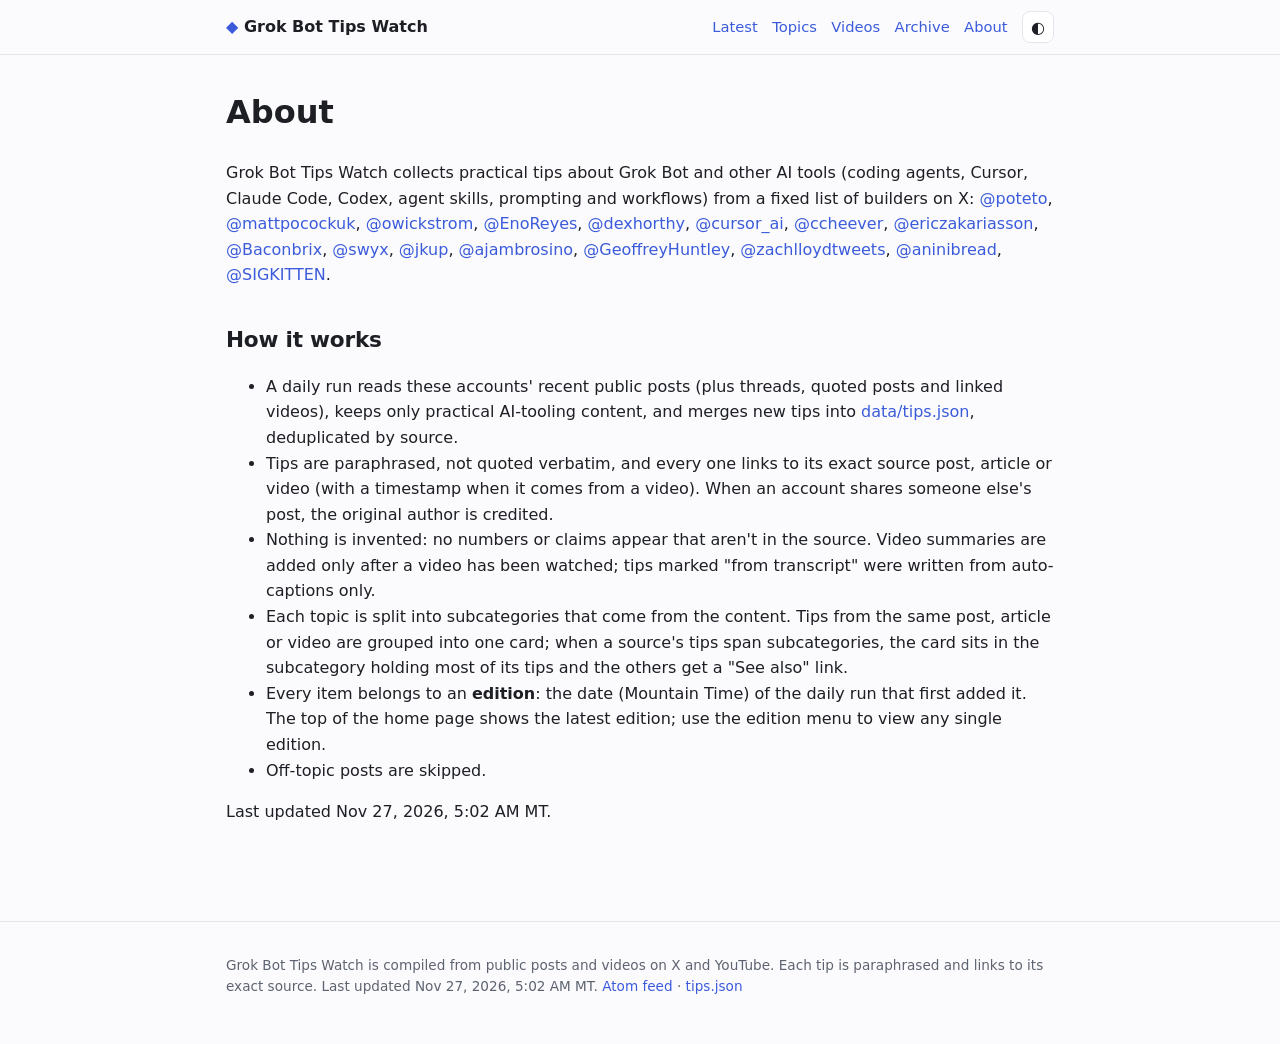
<file: about/index.html>
<!DOCTYPE html>
<html lang="en">
<head>
<meta charset="utf-8">
<meta name="viewport" content="width=device-width, initial-scale=1">
<title>About · Grok Bot Tips Watch</title>
<meta name="description" content="What Grok Bot Tips Watch is and how it&#x27;s made.">
<link rel="canonical" href="https://cfmayer.github.io/ai-tips-watch/about/">
<meta name="color-scheme" content="light dark">
<script>(function(){var d=document.documentElement,t=null;try{t=localStorage.getItem('theme')}catch(e){}if(t!=='light'&&t!=='dark'){t=window.matchMedia&&matchMedia('(prefers-color-scheme: dark)').matches?'dark':'light'}d.setAttribute('data-theme',t)})();</script>
<link rel="icon" href="../favicon.svg" type="image/svg+xml">
<link rel="alternate" type="application/atom+xml" title="Grok Bot Tips Watch (Atom feed)" href="https://cfmayer.github.io/ai-tips-watch/feed.xml">
<link rel="stylesheet" href="../assets/site.css?v=0d86d147">
<meta property="og:site_name" content="Grok Bot Tips Watch">
<meta property="og:title" content="About · Grok Bot Tips Watch">
<meta property="og:description" content="What Grok Bot Tips Watch is and how it&#x27;s made.">
<meta property="og:type" content="website">
<meta property="og:url" content="https://cfmayer.github.io/ai-tips-watch/about/">
</head>
<body>
<a class="skip" href="#main">Skip to content</a>
<header class="top">
  <div class="wrap top-in">
    <a class="brand" href="../"><span class="logo" aria-hidden="true">◆</span> Grok Bot Tips Watch</a>
    <nav>
      <a href="../#latest">Latest</a>
      <a href="../#topics">Topics</a>
      <a href="../?type=video#topics">Videos</a>
      <a href="../archive/">Archive</a>
      <a href="../about/">About</a>
      <button class="theme" type="button" aria-label="Toggle dark mode" onclick="(function(d){var t=d.getAttribute('data-theme')==='dark'?'light':'dark';d.setAttribute('data-theme',t);try{localStorage.setItem('theme',t)}catch(e){}})(document.documentElement)">◐</button>
    </nav>
  </div>
</header>

<main id="main" class="wrap prose">
<h1>About</h1>
<p>Grok Bot Tips Watch collects practical tips about Grok Bot and other AI tools (coding agents, Cursor, Claude Code, Codex, agent skills, prompting and workflows) from a fixed list of builders on X: <a href="https://x.com/poteto" target="_blank" rel="noopener">@poteto</a>, <a href="https://x.com/mattpocockuk" target="_blank" rel="noopener">@mattpocockuk</a>, <a href="https://x.com/owickstrom" target="_blank" rel="noopener">@owickstrom</a>, <a href="https://x.com/EnoReyes" target="_blank" rel="noopener">@EnoReyes</a>, <a href="https://x.com/dexhorthy" target="_blank" rel="noopener">@dexhorthy</a>, <a href="https://x.com/cursor_ai" target="_blank" rel="noopener">@cursor_ai</a>, <a href="https://x.com/ccheever" target="_blank" rel="noopener">@ccheever</a>, <a href="https://x.com/ericzakariasson" target="_blank" rel="noopener">@ericzakariasson</a>, <a href="https://x.com/Baconbrix" target="_blank" rel="noopener">@Baconbrix</a>, <a href="https://x.com/swyx" target="_blank" rel="noopener">@swyx</a>, <a href="https://x.com/jkup" target="_blank" rel="noopener">@jkup</a>, <a href="https://x.com/ajambrosino" target="_blank" rel="noopener">@ajambrosino</a>, <a href="https://x.com/GeoffreyHuntley" target="_blank" rel="noopener">@GeoffreyHuntley</a>, <a href="https://x.com/zachlloydtweets" target="_blank" rel="noopener">@zachlloydtweets</a>, <a href="https://x.com/aninibread" target="_blank" rel="noopener">@aninibread</a>, <a href="https://x.com/SIGKITTEN" target="_blank" rel="noopener">@SIGKITTEN</a>.</p>
<h2>How it works</h2>
<ul>
<li>A daily run reads these accounts' recent public posts (plus threads, quoted posts and linked videos), keeps only practical AI-tooling content, and merges new tips into <a href="../data/tips.json">data/tips.json</a>, deduplicated by source.</li>
<li>Tips are paraphrased, not quoted verbatim, and every one links to its exact source post, article or video (with a timestamp when it comes from a video). When an account shares someone else's post, the original author is credited.</li>
<li>Nothing is invented: no numbers or claims appear that aren't in the source. Video summaries are added only after a video has been watched; tips marked "from transcript" were written from auto-captions only.</li>
<li>Each topic is split into subcategories that come from the content. Tips from the same post, article or video are grouped into one card; when a source's tips span subcategories, the card sits in the subcategory holding most of its tips and the others get a "See also" link.</li>
<li>Every item belongs to an <strong>edition</strong>: the date (Mountain Time) of the daily run that first added it. The top of the home page shows the latest edition; use the edition menu to view any single edition.</li>
<li>Off-topic posts are skipped.</li>
</ul>
<p>Last updated Nov 27, 2026, 5:02 AM MT.</p>
</main>
<footer class="foot"><div class="wrap">
<p>Grok Bot Tips Watch is compiled from public posts and videos on X and YouTube. Each tip is paraphrased and links to its exact source. Last updated Nov 27, 2026, 5:02 AM MT. <a href="https://cfmayer.github.io/ai-tips-watch/feed.xml">Atom feed</a> · <a href="../data/tips.json">tips.json</a></p>
</div></footer>
</body></html>
</file>
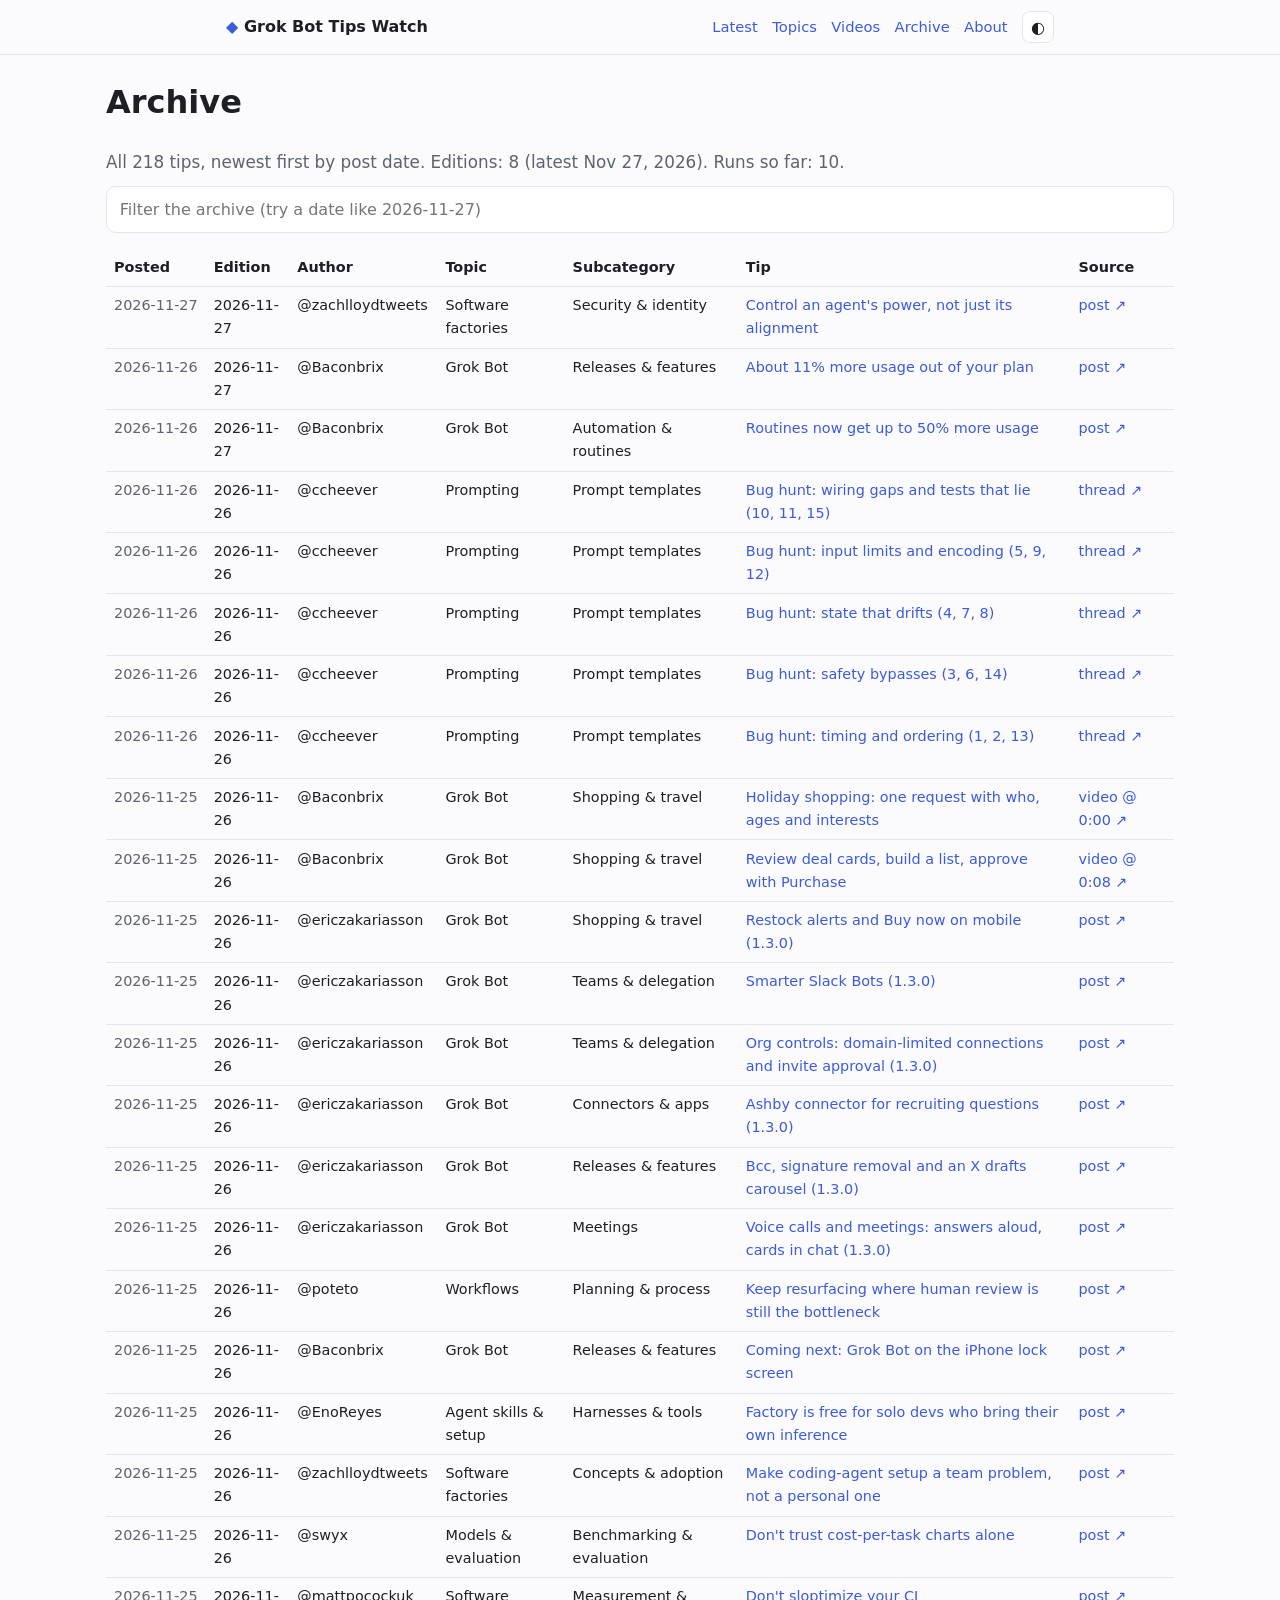
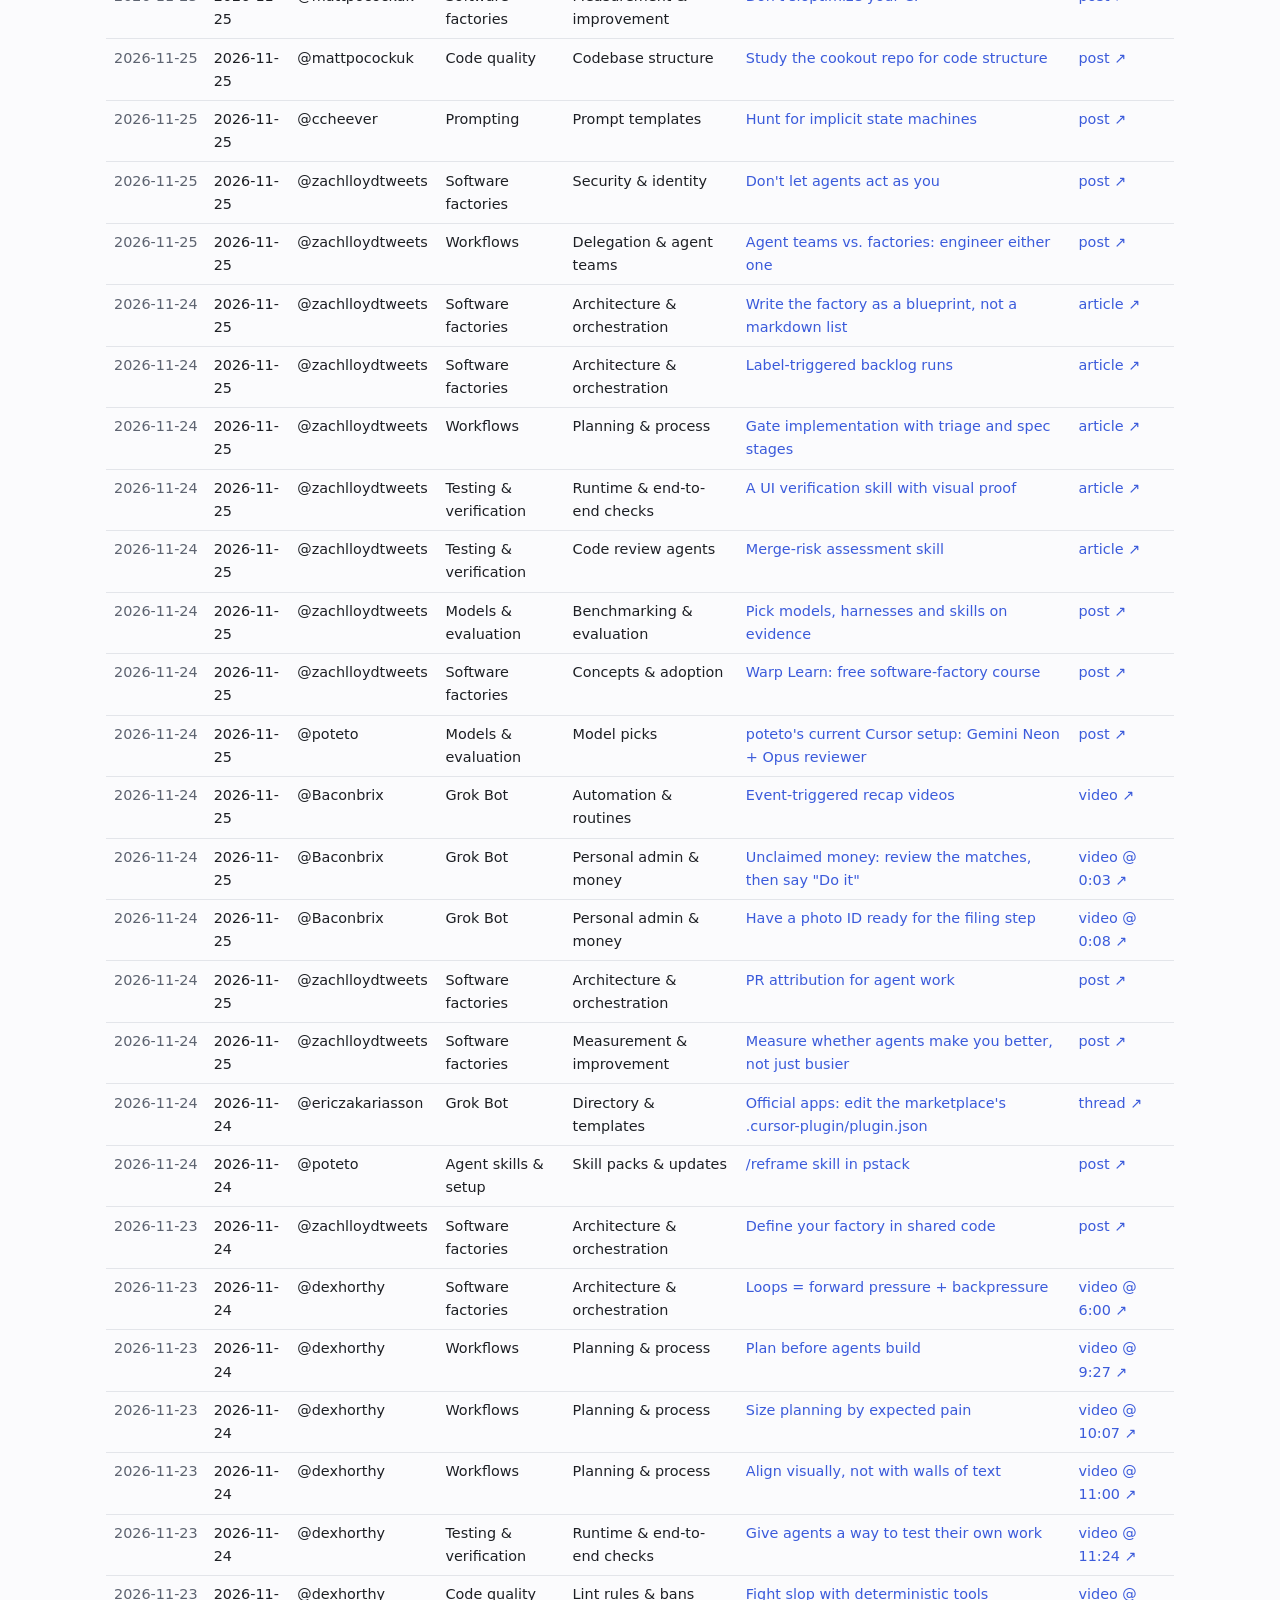
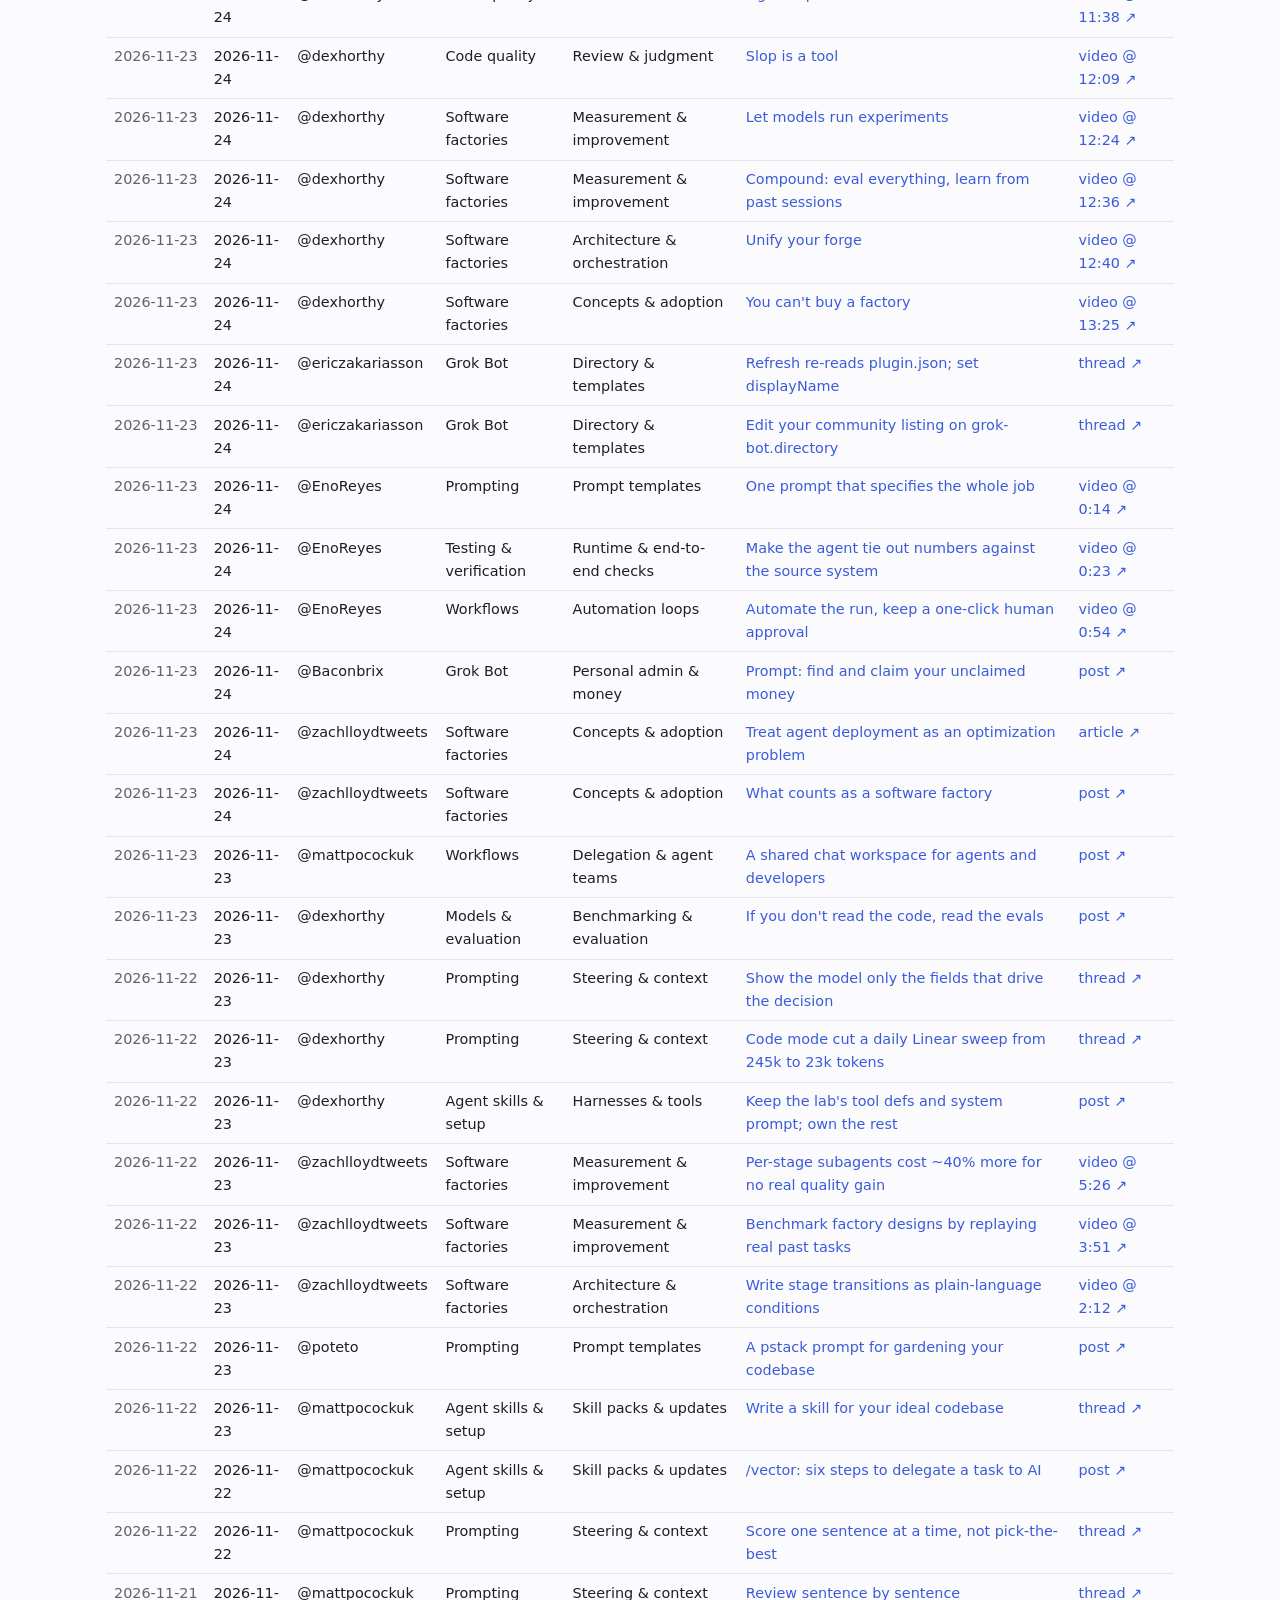
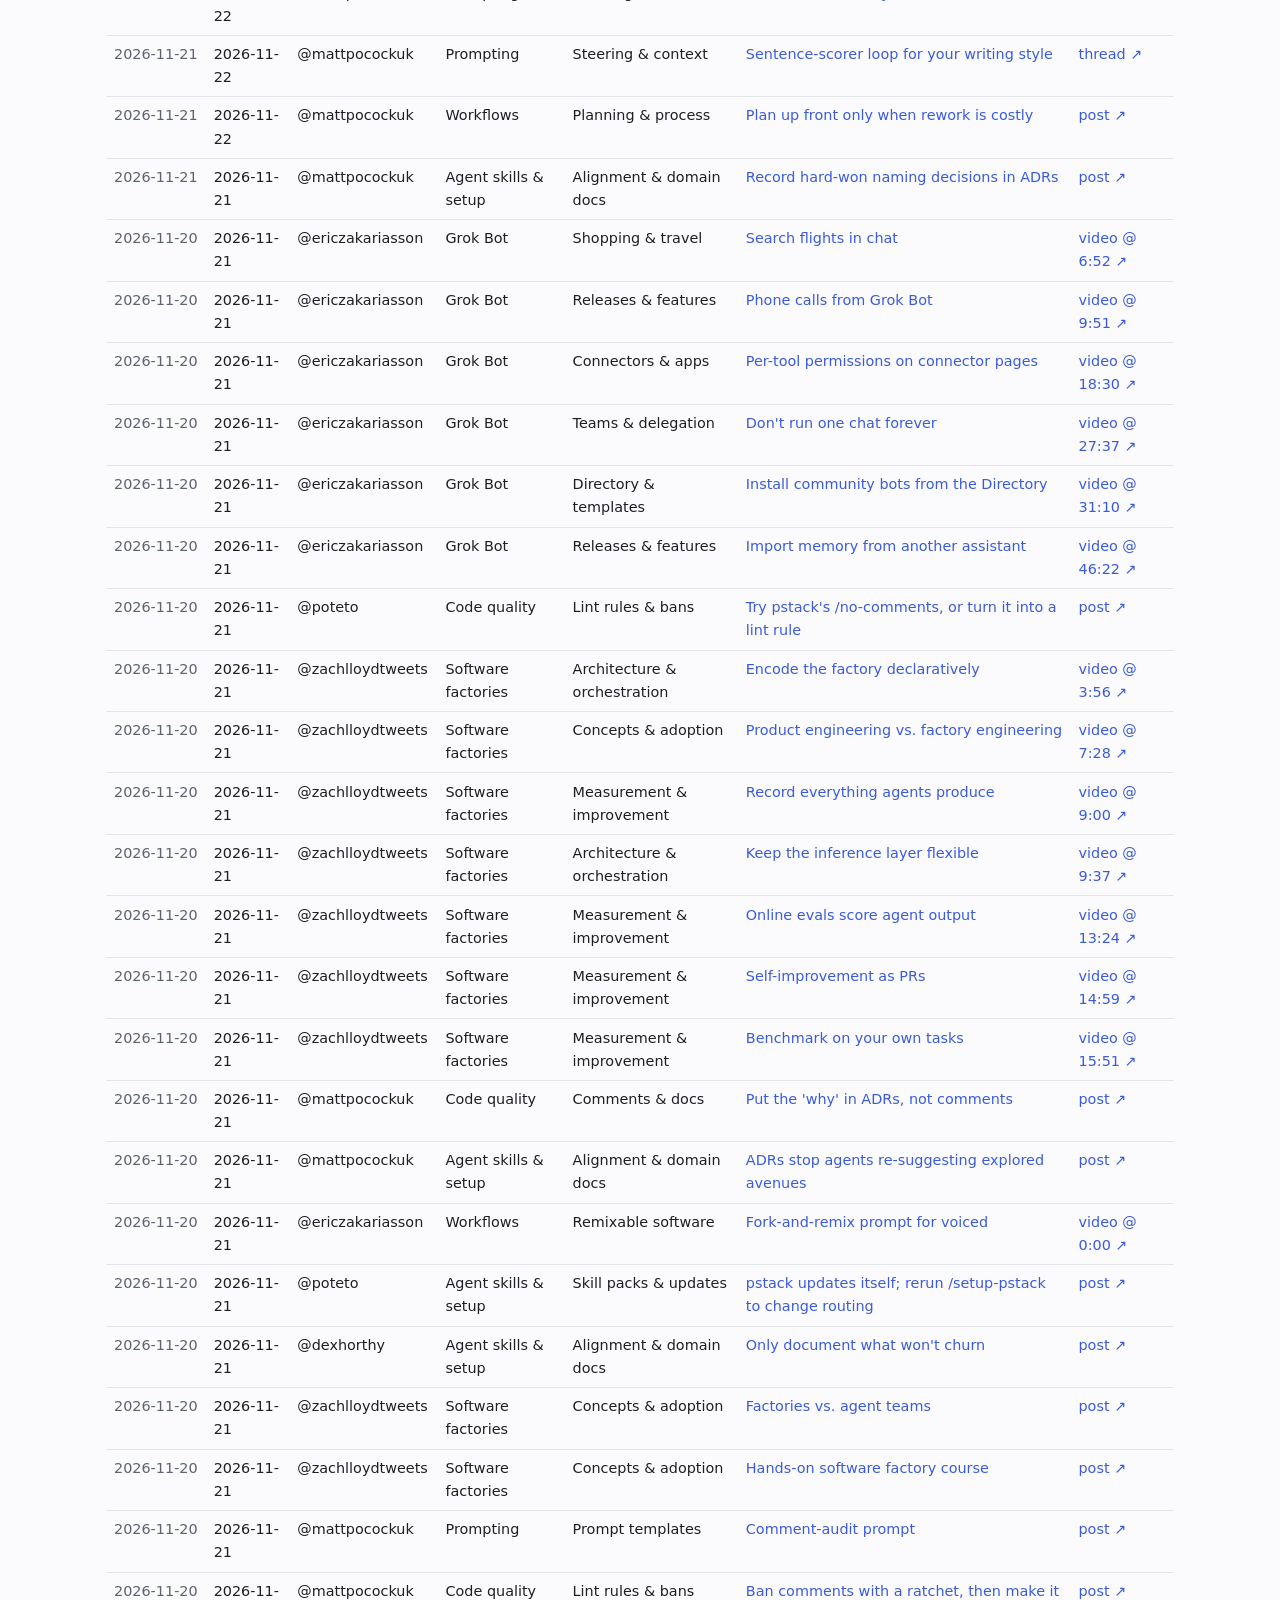
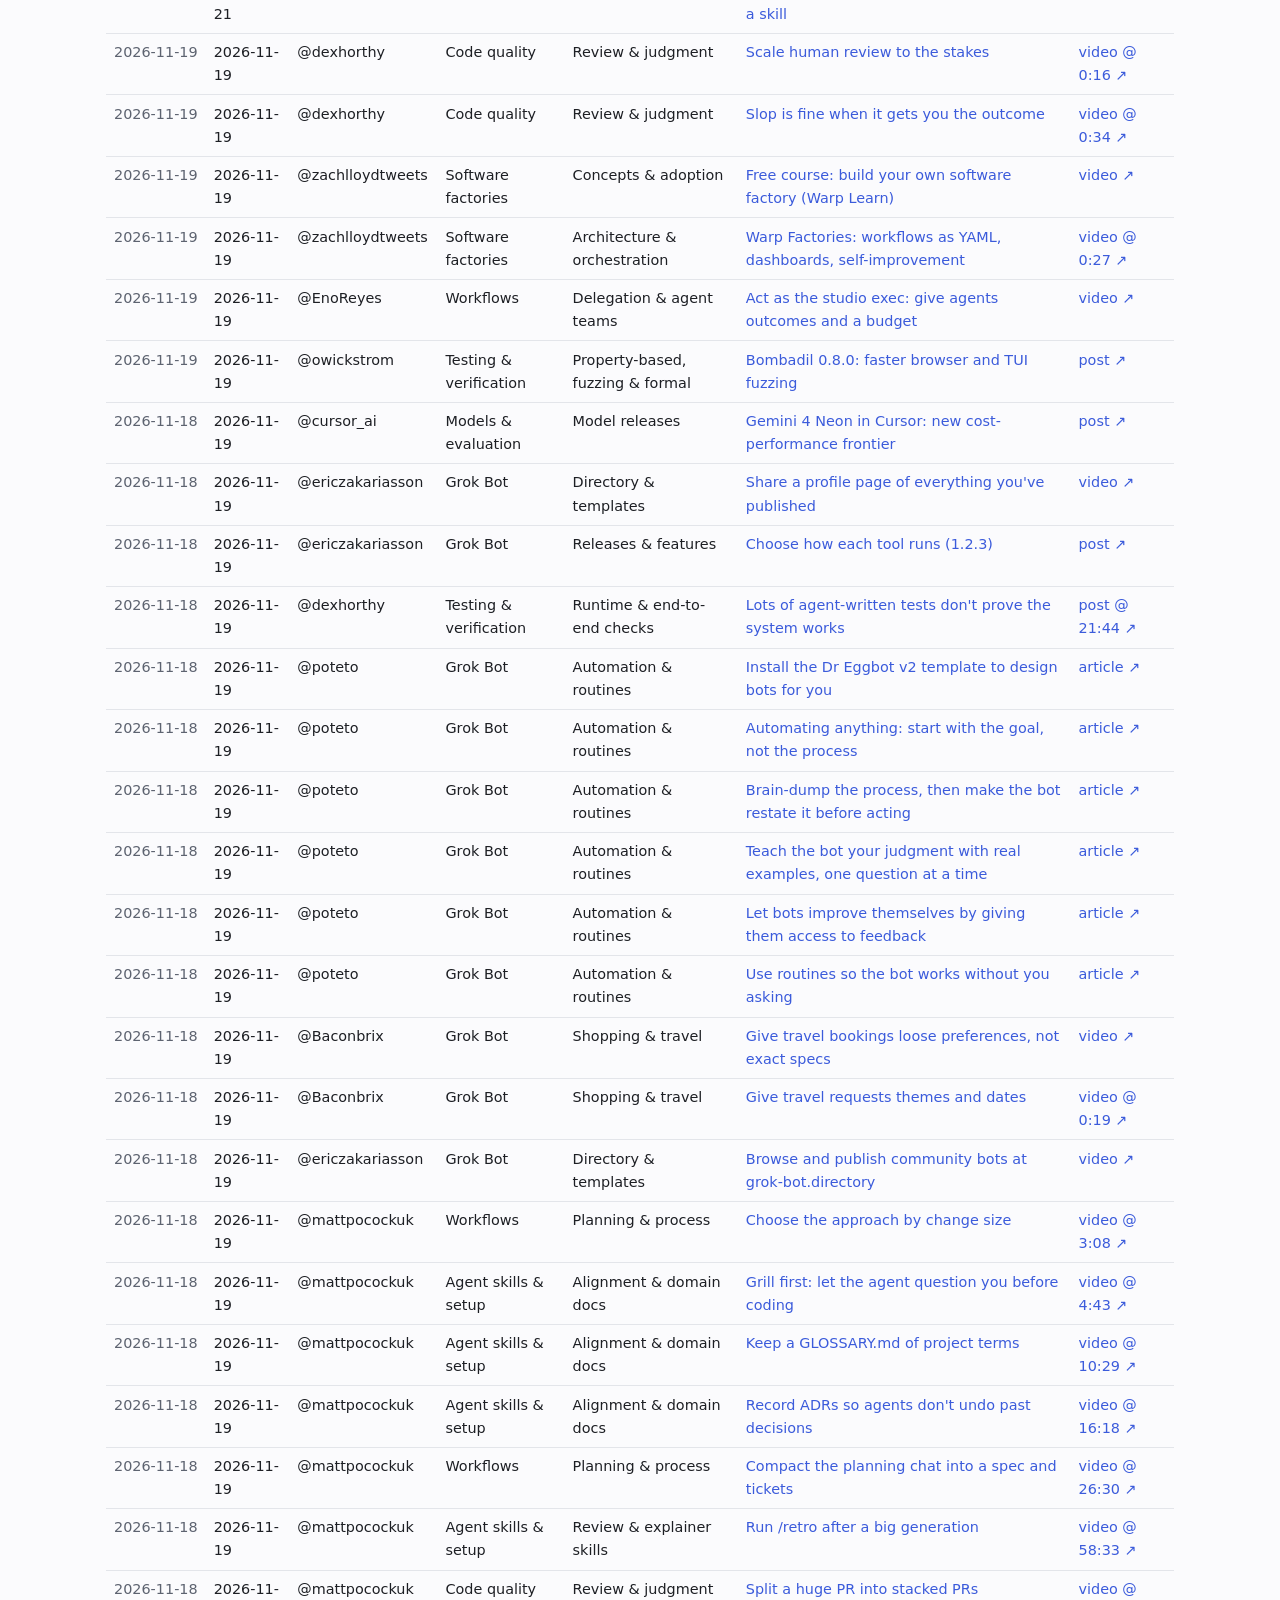
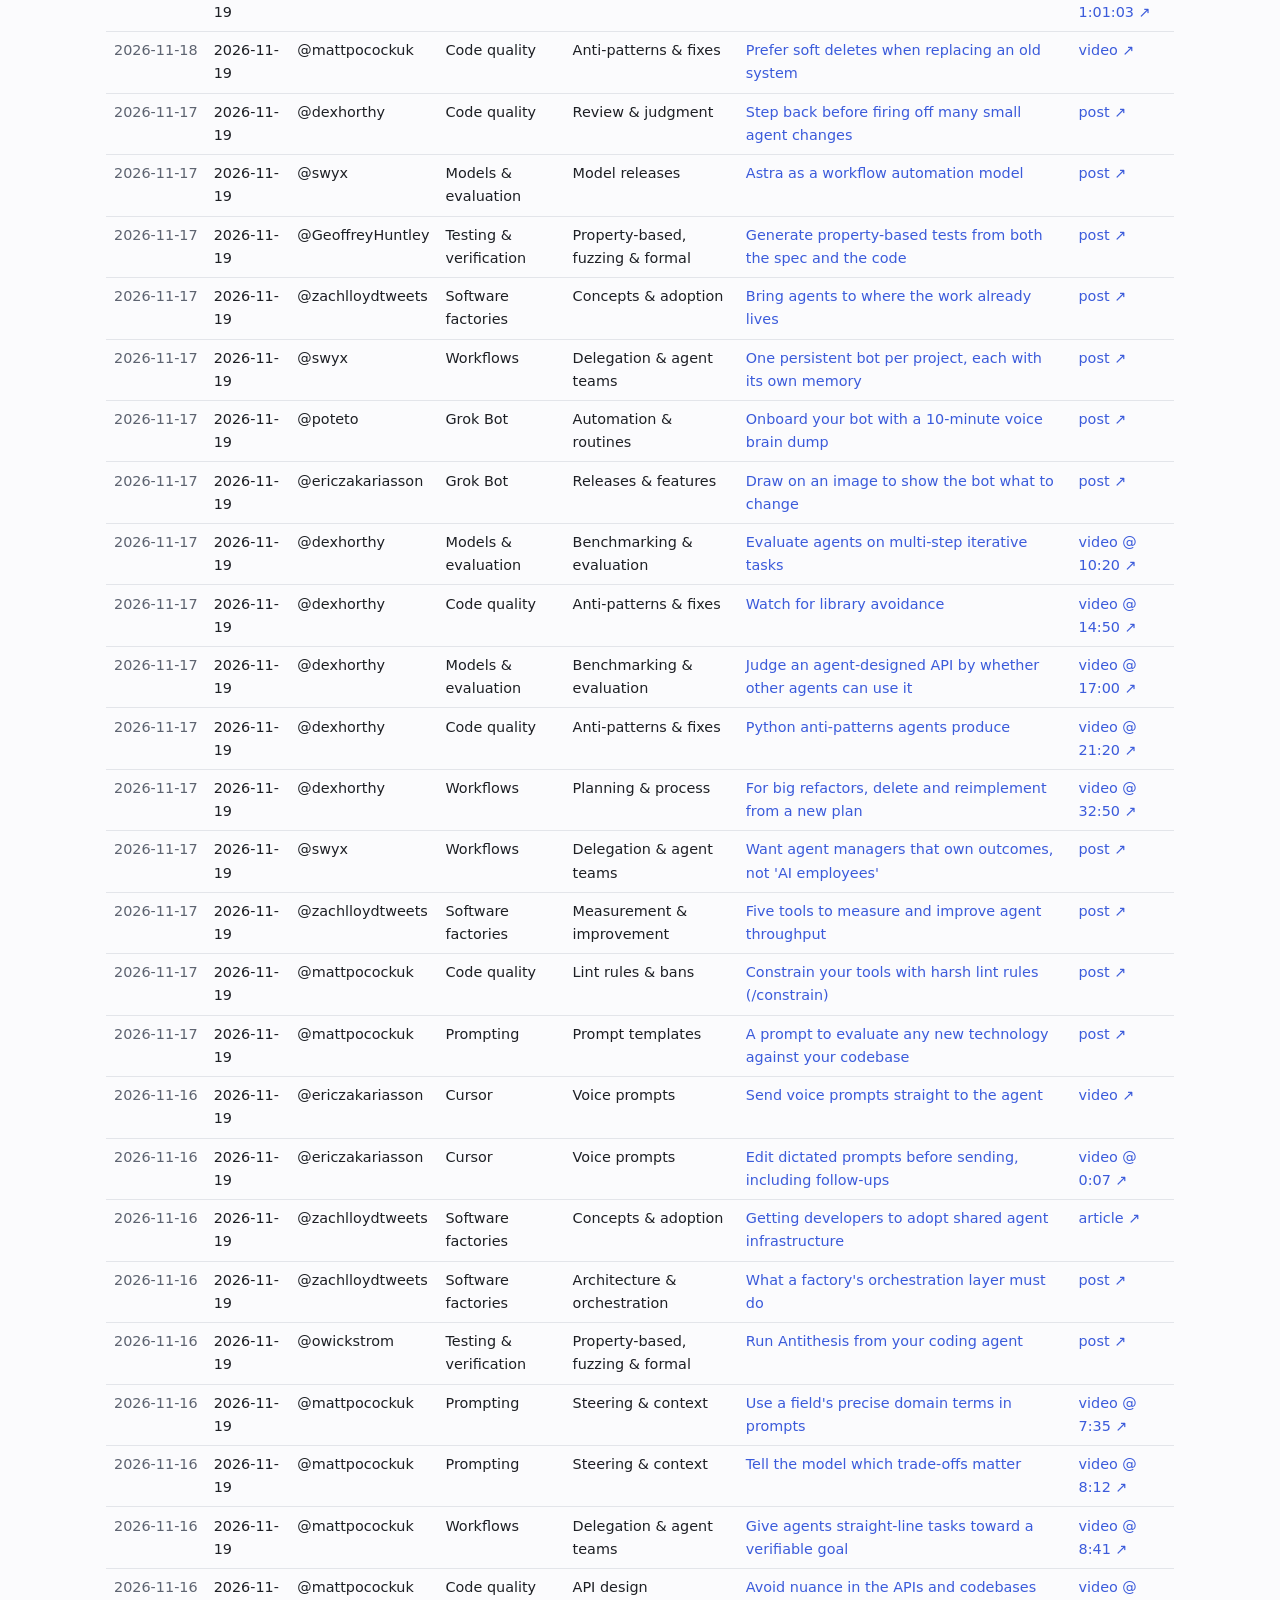
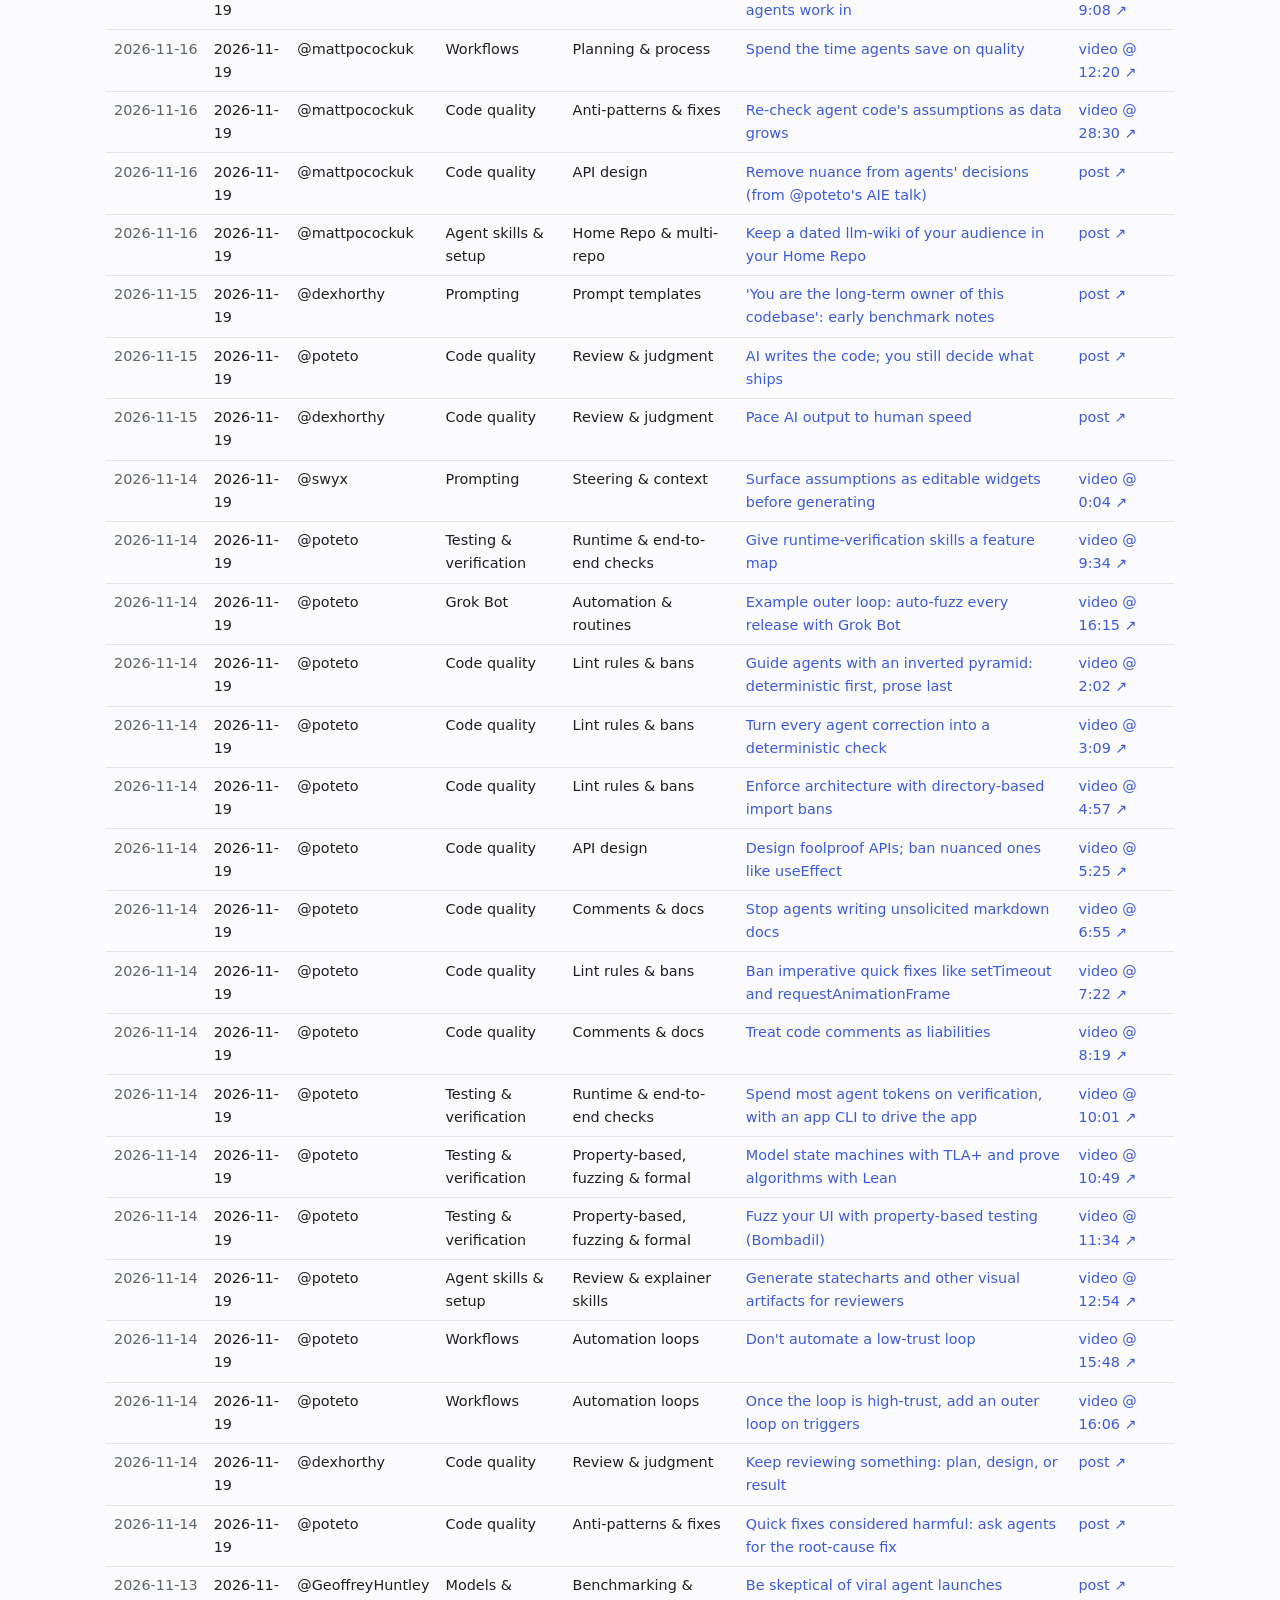
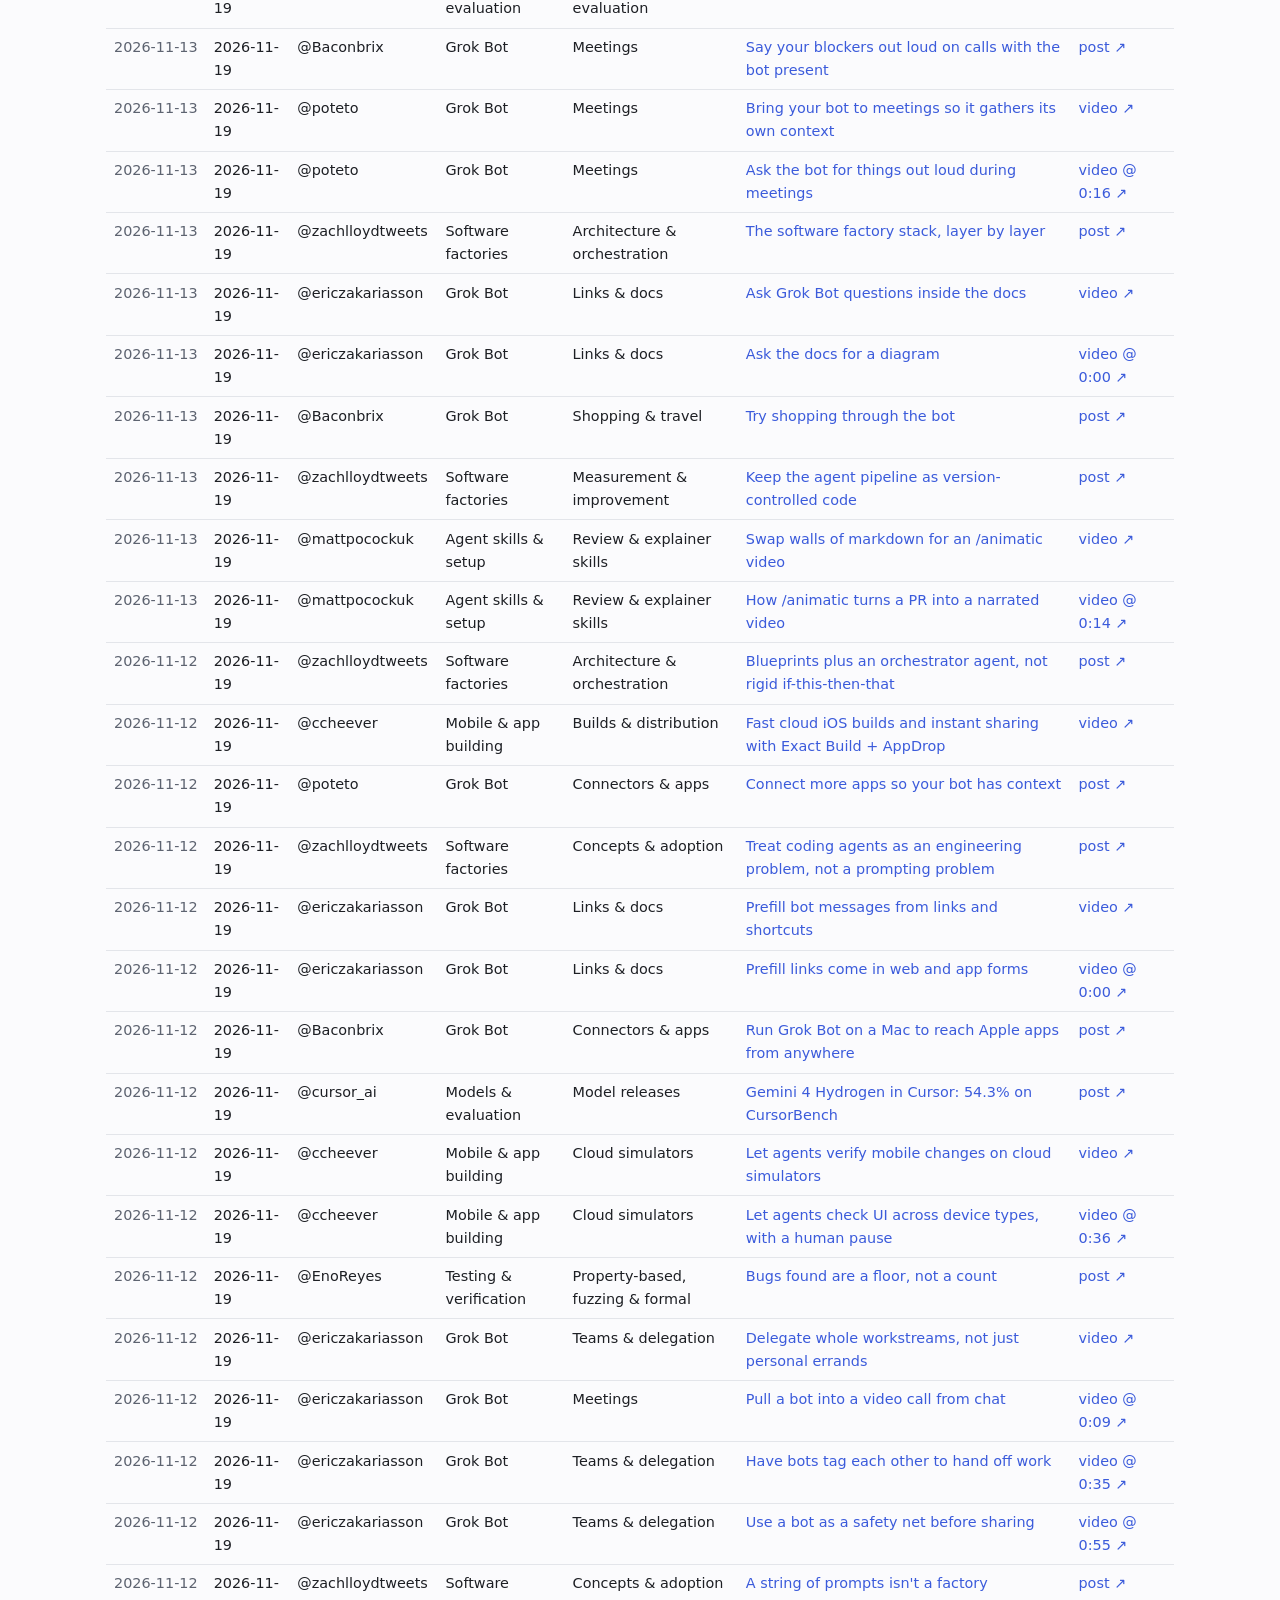
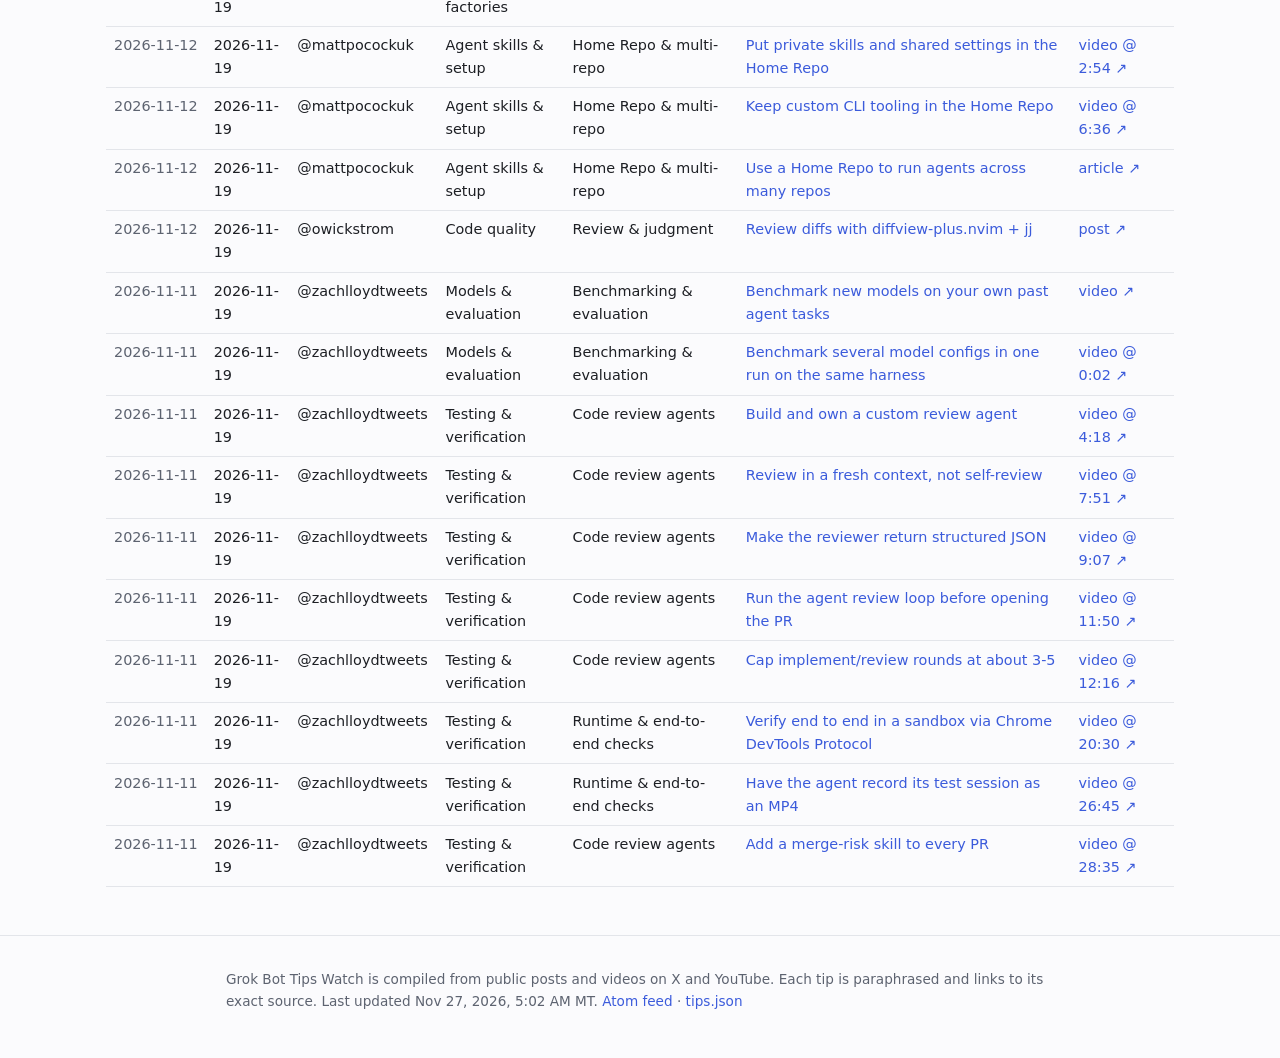
<file: archive/index.html>
<!DOCTYPE html>
<html lang="en">
<head>
<meta charset="utf-8">
<meta name="viewport" content="width=device-width, initial-scale=1">
<title>Archive · Grok Bot Tips Watch</title>
<meta name="description" content="Every tip, newest first.">
<link rel="canonical" href="https://cfmayer.github.io/ai-tips-watch/archive/">
<meta name="color-scheme" content="light dark">
<script>(function(){var d=document.documentElement,t=null;try{t=localStorage.getItem('theme')}catch(e){}if(t!=='light'&&t!=='dark'){t=window.matchMedia&&matchMedia('(prefers-color-scheme: dark)').matches?'dark':'light'}d.setAttribute('data-theme',t)})();</script>
<link rel="icon" href="../favicon.svg" type="image/svg+xml">
<link rel="alternate" type="application/atom+xml" title="Grok Bot Tips Watch (Atom feed)" href="https://cfmayer.github.io/ai-tips-watch/feed.xml">
<link rel="stylesheet" href="../assets/site.css?v=0d86d147">
<meta property="og:site_name" content="Grok Bot Tips Watch">
<meta property="og:title" content="Archive · Grok Bot Tips Watch">
<meta property="og:description" content="Every tip, newest first.">
<meta property="og:type" content="website">
<meta property="og:url" content="https://cfmayer.github.io/ai-tips-watch/archive/">
</head>
<body>
<a class="skip" href="#main">Skip to content</a>
<header class="top">
  <div class="wrap top-in">
    <a class="brand" href="../"><span class="logo" aria-hidden="true">◆</span> Grok Bot Tips Watch</a>
    <nav>
      <a href="../#latest">Latest</a>
      <a href="../#topics">Topics</a>
      <a href="../?type=video#topics">Videos</a>
      <a href="../archive/">Archive</a>
      <a href="../about/">About</a>
      <button class="theme" type="button" aria-label="Toggle dark mode" onclick="(function(d){var t=d.getAttribute('data-theme')==='dark'?'light':'dark';d.setAttribute('data-theme',t);try{localStorage.setItem('theme',t)}catch(e){}})(document.documentElement)">◐</button>
    </nav>
  </div>
</header>

<main id="main" class="wrap wide">
<h1>Archive</h1>
<p class="lede">All 218 tips, newest first by post date. Editions: 8 (latest Nov 27, 2026). Runs so far: 10.</p>
<label class="sr" for="aq">Filter archive</label>
<input id="aq" type="search" placeholder="Filter the archive (try a date like 2026-11-27)" autocomplete="off" oninput="var q=this.value.toLowerCase();document.querySelectorAll('tbody tr').forEach(function(r){r.hidden=q&&r.dataset.search.indexOf(q)<0})">
<div class="tablewrap"><table class="archive"><thead><tr><th>Posted</th><th>Edition</th><th>Author</th><th>Topic</th><th>Subcategory</th><th>Tip</th><th>Source</th></tr></thead><tbody>
<tr data-search="control an agent&#x27;s power, not just its alignment treat an agent&#x27;s toolset and permissions as the other half of ai security: open internet access and file read/write widen what it can do, and delegated account access (letting it &quot;act as&quot; a human) raises the risk most. beyond sandboxing, decide how agents are granted digital power, trace their actions, choose what identities they assume, and plan how to shut them down. zachlloydtweets software factories security &amp; identity 2026-11-27 ai security is alignment plus &quot;power&quot;: what tools and permissions agents get"><td><time>2026-11-27</time></td><td>2026-11-27</td><td>@zachlloydtweets</td><td>Software factories</td><td>Security &amp; identity</td><td><a href="../#x-2126122883743358991-power">Control an agent&#x27;s power, not just its alignment</a></td><td><a href="https://x.com/zachlloydtweets/status/2126122883743358991" target="_blank" rel="noopener">post ↗</a></td></tr>
<tr data-search="about 11% more usage out of your plan grok bot plans now give about 11% more usage than before, from more efficient agent requests; no setting to change. baconbrix grok bot releases &amp; features 2026-11-27 grok bot plans: 11% more usage, up to 50% more for routines"><td><time>2026-11-26</time></td><td>2026-11-27</td><td>@Baconbrix</td><td>Grok Bot</td><td>Releases &amp; features</td><td><a href="../#x-2126074761717645609-usage">About 11% more usage out of your plan</a></td><td><a href="https://x.com/Baconbrix/status/2126074761717645609" target="_blank" rel="noopener">post ↗</a></td></tr>
<tr data-search="routines now get up to 50% more usage routines get up to 50% more usage (&quot;half-off routines&quot;) because the routine harness now skips inference requests for simple, repetitive tasks, so recurring jobs cost less of your plan. baconbrix grok bot automation &amp; routines 2026-11-27 grok bot plans: 11% more usage, up to 50% more for routines"><td><time>2026-11-26</time></td><td>2026-11-27</td><td>@Baconbrix</td><td>Grok Bot</td><td>Automation &amp; routines</td><td><a href="../#x-2126074761717645609-routines">Routines now get up to 50% more usage</a></td><td><a href="https://x.com/Baconbrix/status/2126074761717645609" target="_blank" rel="noopener">post ↗</a></td></tr>
<tr data-search="bug hunt: wiring gaps and tests that lie (10, 11, 15) ask the agent to look for: copy-paste drift (a fix landed in one near-duplicate copy but not the other, e.g. macos but not ios); dropped plumbing (a flag, scope, kind or init hook left off when wiring a new path or target); and bypassed tests (a test that can silently skip its check or bail early). ccheever prompting prompt templates 2026-11-26 15 other kinds of bugs you can tell an agent to look for"><td><time>2026-11-26</time></td><td>2026-11-26</td><td>@ccheever</td><td>Prompting</td><td>Prompt templates</td><td><a href="../#x-2125875800838902272-e">Bug hunt: wiring gaps and tests that lie (10, 11, 15)</a></td><td><a href="https://x.com/ccheever/status/2125879562727006579" target="_blank" rel="noopener">thread ↗</a></td></tr>
<tr data-search="bug hunt: input limits and encoding (5, 9, 12) ask the agent to look for: quadratic work, stack depth and allocation (unbounded recursion, o(n^2) loops, giant allocations from nested or hostile input); boundaries (zero, empty, max-size or off-by-one inputs); and numeric narrowing, unicode and escaping (silent integer truncation, unescaped raw text, coercion bugs at format seams). ccheever prompting prompt templates 2026-11-26 15 other kinds of bugs you can tell an agent to look for"><td><time>2026-11-26</time></td><td>2026-11-26</td><td>@ccheever</td><td>Prompting</td><td>Prompt templates</td><td><a href="../#x-2125875800838902272-d">Bug hunt: input limits and encoding (5, 9, 12)</a></td><td><a href="https://x.com/ccheever/status/2125877409522086326" target="_blank" rel="noopener">thread ↗</a></td></tr>
<tr data-search="bug hunt: state that drifts (4, 7, 8) ask the agent to look for: two sources of truth (stored and cached copies that drift apart); halfway failure (a multi-step write that fails partway and leaves state half-mutated or wedged); and asymmetric pairs (encode/decode, export/import, validate/execute quietly drifting apart). ccheever prompting prompt templates 2026-11-26 15 other kinds of bugs you can tell an agent to look for"><td><time>2026-11-26</time></td><td>2026-11-26</td><td>@ccheever</td><td>Prompting</td><td>Prompt templates</td><td><a href="../#x-2125875800838902272-c">Bug hunt: state that drifts (4, 7, 8)</a></td><td><a href="https://x.com/ccheever/status/2125876792322134227" target="_blank" rel="noopener">thread ↗</a></td></tr>
<tr data-search="bug hunt: safety bypasses (3, 6, 14) ask the agent to look for: back doors (a secondary path that walks around your safety checks); trust boundaries (data from a file, url, network or save state trusted without validation, e.g. javascript: urls in hrefs, unvalidated refs passed to git fetch); and fail-open defaults (missing config, an unexpected exit code or unknown status silently treated as allowed or passed). ccheever prompting prompt templates 2026-11-26 15 other kinds of bugs you can tell an agent to look for"><td><time>2026-11-26</time></td><td>2026-11-26</td><td>@ccheever</td><td>Prompting</td><td>Prompt templates</td><td><a href="../#x-2125875800838902272-b">Bug hunt: safety bypasses (3, 6, 14)</a></td><td><a href="https://x.com/ccheever/status/2125876570984153269" target="_blank" rel="noopener">thread ↗</a></td></tr>
<tr data-search="bug hunt: timing and ordering (1, 2, 13) ask the agent to look for: mid-flight cancellation and teardown (async work cancelled, closed or unmounted before it finishes); out-of-order events (a late reply, retry or event clobbering newer state); and check-then-act (a precondition checked, then acted on after something underneath changed). ccheever prompting prompt templates 2026-11-26 15 other kinds of bugs you can tell an agent to look for"><td><time>2026-11-26</time></td><td>2026-11-26</td><td>@ccheever</td><td>Prompting</td><td>Prompt templates</td><td><a href="../#x-2125875800838902272-a">Bug hunt: timing and ordering (1, 2, 13)</a></td><td><a href="https://x.com/ccheever/status/2125876034549477392" target="_blank" rel="noopener">thread ↗</a></td></tr>
<tr data-search="holiday shopping: one request with who, ages and interests put everything in one message: who the gifts are for, their ages and what they&#x27;re into, plus the goal. the demo prompt: &quot;help me with holiday shopping for my 3 boys: 8, 5 and 2. they&#x27;re into space, dinosaurs and trains. find the best black friday deals.&quot; baconbrix grok bot shopping &amp; travel 2026-11-26 grok bot holiday shopping: from a gift list to one purchase tap"><td><time>2026-11-25</time></td><td>2026-11-26</td><td>@Baconbrix</td><td>Grok Bot</td><td>Shopping &amp; travel</td><td><a href="../#x-2125711676003766718-0">Holiday shopping: one request with who, ages and interests</a></td><td><a href="https://x.com/Baconbrix/status/2125732410658799954" target="_blank" rel="noopener">video @ 0:00 ↗</a></td></tr>
<tr data-search="review deal cards, build a list, approve with purchase grok bot answers with one deal card per person (sale price vs. original, details and add to list), then a holiday list card with the total and what you save. nothing is bought until you tap purchase on that list card. baconbrix grok bot shopping &amp; travel 2026-11-26 grok bot holiday shopping: from a gift list to one purchase tap"><td><time>2026-11-25</time></td><td>2026-11-26</td><td>@Baconbrix</td><td>Grok Bot</td><td>Shopping &amp; travel</td><td><a href="../#x-2125711676003766718-8">Review deal cards, build a list, approve with Purchase</a></td><td><a href="https://x.com/Baconbrix/status/2125732410658799954" target="_blank" rel="noopener">video @ 0:08 ↗</a></td></tr>
<tr data-search="restock alerts and buy now on mobile (1.3.0) on a sold-out product card, tap notify me and grok bot watches that seller and tells you when it&#x27;s back in stock. on iphone and android, a single-product card shows buy now whenever the chat can buy it. on a multi-item order, clicking an item opens its product page with the options you ordered already selected. ericzakariasson grok bot shopping &amp; travel 2026-11-26 grok bot 1.3.0: smarter slack bots, restock alerts, org controls"><td><time>2026-11-25</time></td><td>2026-11-26</td><td>@ericzakariasson</td><td>Grok Bot</td><td>Shopping &amp; travel</td><td><a href="../#x-2125675144173556124-restock">Restock alerts and Buy now on mobile (1.3.0)</a></td><td><a href="https://x.com/ericzakariasson/status/2125675144173556124" target="_blank" rel="noopener">post ↗</a></td></tr>
<tr data-search="smarter slack bots (1.3.0) when one bot hands work to another, the answer comes back in your slack dm with a connect button for anything that bot still needs. saying a bot&#x27;s name in a slack group dm wakes it like an @mention; you can ask for a thread reply to also be shown in the channel; whoever a post was written for can ask the bot to delete it; and in a 1:1 dm it can answer in the main chat instead of a thread. ericzakariasson grok bot teams &amp; delegation 2026-11-26 grok bot 1.3.0: smarter slack bots, restock alerts, org controls"><td><time>2026-11-25</time></td><td>2026-11-26</td><td>@ericzakariasson</td><td>Grok Bot</td><td>Teams &amp; delegation</td><td><a href="../#x-2125675144173556124-slack">Smarter Slack Bots (1.3.0)</a></td><td><a href="https://x.com/ericzakariasson/status/2125675144173556124" target="_blank" rel="noopener">post ↗</a></td></tr>
<tr data-search="org controls: domain-limited connections and invite approval (1.3.0) an organization can limit members to connecting accounts on its own domains. team admins can require approval before someone who opens an invite link joins, and review those requests on the requests tab of the members page. typing @ in chat also lists team bots you can reach but haven&#x27;t added yet. ericzakariasson grok bot teams &amp; delegation 2026-11-26 grok bot 1.3.0: smarter slack bots, restock alerts, org controls"><td><time>2026-11-25</time></td><td>2026-11-26</td><td>@ericzakariasson</td><td>Grok Bot</td><td>Teams &amp; delegation</td><td><a href="../#x-2125675144173556124-org">Org controls: domain-limited connections and invite approval (1.3.0)</a></td><td><a href="https://x.com/ericzakariasson/status/2125675144173556124" target="_blank" rel="noopener">post ↗</a></td></tr>
<tr data-search="ashby connector for recruiting questions (1.3.0) connect ashby and the bot can answer recruiting questions about candidates, interviews, jobs and offers. ericzakariasson grok bot connectors &amp; apps 2026-11-26 grok bot 1.3.0: smarter slack bots, restock alerts, org controls"><td><time>2026-11-25</time></td><td>2026-11-26</td><td>@ericzakariasson</td><td>Grok Bot</td><td>Connectors &amp; apps</td><td><a href="../#x-2125675144173556124-ashby">Ashby connector for recruiting questions (1.3.0)</a></td><td><a href="https://x.com/ericzakariasson/status/2125675144173556124" target="_blank" rel="noopener">post ↗</a></td></tr>
<tr data-search="bcc, signature removal and an x drafts carousel (1.3.0) email drafts can carry a bcc, on the draft card and in mac mail. an editable gmail draft that shows a signature has a remove signature control. three or more x drafts in one message sit in one sideways carousel, and a sent draft reads replied, posted or sent. ericzakariasson grok bot releases &amp; features 2026-11-26 grok bot 1.3.0: smarter slack bots, restock alerts, org controls"><td><time>2026-11-25</time></td><td>2026-11-26</td><td>@ericzakariasson</td><td>Grok Bot</td><td>Releases &amp; features</td><td><a href="../#x-2125675144173556124-email">Bcc, signature removal and an X drafts carousel (1.3.0)</a></td><td><a href="https://x.com/ericzakariasson/status/2125675144173556124" target="_blank" rel="noopener">post ↗</a></td></tr>
<tr data-search="voice calls and meetings: answers aloud, cards in chat (1.3.0) on a voice call, ask about a product and the bot answers aloud while the product cards go to your chat. the bot can also tell you who was in a meeting it joined. ericzakariasson grok bot meetings 2026-11-26 grok bot 1.3.0: smarter slack bots, restock alerts, org controls"><td><time>2026-11-25</time></td><td>2026-11-26</td><td>@ericzakariasson</td><td>Grok Bot</td><td>Meetings</td><td><a href="../#x-2125675144173556124-voice">Voice calls and meetings: answers aloud, cards in chat (1.3.0)</a></td><td><a href="https://x.com/ericzakariasson/status/2125675144173556124" target="_blank" rel="noopener">post ↗</a></td></tr>
<tr data-search="keep resurfacing where human review is still the bottleneck periodically step back and find the bottleneck or limiting step in your coding workflow where human review is still required, then put in the work to let the agent (or code) drive that step. poteto workflows planning &amp; process 2026-11-26 "><td><time>2026-11-25</time></td><td>2026-11-26</td><td>@poteto</td><td>Workflows</td><td>Planning &amp; process</td><td><a href="../#x-2125657724126138682">Keep resurfacing where human review is still the bottleneck</a></td><td><a href="https://x.com/poteto/status/2125657724126138682" target="_blank" rel="noopener">post ↗</a></td></tr>
<tr data-search="coming next: grok bot on the iphone lock screen in the next version of grok bot you&#x27;ll be able to add your bot to your iphone lock screen. baconbrix grok bot releases &amp; features 2026-11-26 "><td><time>2026-11-25</time></td><td>2026-11-26</td><td>@Baconbrix</td><td>Grok Bot</td><td>Releases &amp; features</td><td><a href="../#x-2125644530708054181">Coming next: Grok Bot on the iPhone lock screen</a></td><td><a href="https://x.com/Baconbrix/status/2125644530708054181" target="_blank" rel="noopener">post ↗</a></td></tr>
<tr data-search="factory is free for solo devs who bring their own inference individual developers can use factory for free with their own api key from a number of major providers: download the app from factory.com, add your key and start a task. for a limited time each account also gets free droid computer hours for background agents. enoreyes agent skills &amp; setup harnesses &amp; tools 2026-11-26 "><td><time>2026-11-25</time></td><td>2026-11-26</td><td>@EnoReyes</td><td>Agent skills &amp; setup</td><td>Harnesses &amp; tools</td><td><a href="../#x-2125643809803420074">Factory is free for solo devs who bring their own inference</a></td><td><a href="https://x.com/EnoReyes/status/2125643809803420074" target="_blank" rel="noopener">post ↗</a></td></tr>
<tr data-search="make coding-agent setup a team problem, not a personal one agentic coding systems belong to the team, not to each engineer configured a hundred different ways. treat it as a shared engineering problem: set up the best shared infrastructure so everyone benefits from it and improves it together. zach lloyd calls this factory engineering. zachlloydtweets software factories concepts &amp; adoption 2026-11-26 "><td><time>2026-11-25</time></td><td>2026-11-26</td><td>@zachlloydtweets</td><td>Software factories</td><td>Concepts &amp; adoption</td><td><a href="../#x-2125635692122505312">Make coding-agent setup a team problem, not a personal one</a></td><td><a href="https://x.com/zachlloydtweets/status/2125635692122505312" target="_blank" rel="noopener">post ↗</a></td></tr>
<tr data-search="don&#x27;t trust cost-per-task charts alone &quot;cost per task is a misleading metric; the scarce resource is human attention, not token cost.&quot; beware pareto-frontier charts that reduce every model to two numbers: they can hide awful reliability issues. swyx models &amp; evaluation benchmarking &amp; evaluation 2026-11-26 "><td><time>2026-11-25</time></td><td>2026-11-26</td><td>@swyx</td><td>Models &amp; evaluation</td><td>Benchmarking &amp; evaluation</td><td><a href="../#x-2125627281230205435">Don&#x27;t trust cost-per-task charts alone</a></td><td><a href="https://x.com/swyx/status/2125627281230205435" target="_blank" rel="noopener">post ↗</a></td></tr>
<tr data-search="don&#x27;t sloptimize your ci watch the speed of your automated checks: it&#x27;s easy to sloptimize them until ci slows down the whole factory. mattpocockuk software factories measurement &amp; improvement 2026-11-25 "><td><time>2026-11-25</time></td><td>2026-11-25</td><td>@mattpocockuk</td><td>Software factories</td><td>Measurement &amp; improvement</td><td><a href="../#x-2125561070404428270">Don&#x27;t sloptimize your CI</a></td><td><a href="https://x.com/mattpocockuk/status/2125561070404428270" target="_blank" rel="noopener">post ↗</a></td></tr>
<tr data-search="study the cookout repo for code structure browse github.com/mattpocock/cookout (2,000 commits, not ready yet) to see matt pocock&#x27;s current thinking on how code should be structured. mattpocockuk code quality codebase structure 2026-11-25 "><td><time>2026-11-25</time></td><td>2026-11-25</td><td>@mattpocockuk</td><td>Code quality</td><td>Codebase structure</td><td><a href="../#x-2125540436483711074">Study the cookout repo for code structure</a></td><td><a href="https://x.com/mattpocockuk/status/2125540436483711074" target="_blank" rel="noopener">post ↗</a></td></tr>
<tr data-search="hunt for implicit state machines tell an agent to look for implicit state machines in your code and the bugs they cause. charlie cheever did this on exact and it found (and fixed) 4 real bugs. ccheever prompting prompt templates 2026-11-25 "><td><time>2026-11-25</time></td><td>2026-11-25</td><td>@ccheever</td><td>Prompting</td><td>Prompt templates</td><td><a href="../#x-2125524484857708594">Hunt for implicit state machines</a></td><td><a href="https://x.com/ccheever/status/2125524484857708594" target="_blank" rel="noopener">post ↗</a></td></tr>
<tr data-search="don&#x27;t let agents act as you agents that use your identity can send slop people think is yours, do things you didn&#x27;t want (his assistant answered a password-reset email he hadn&#x27;t requested), or get prompt-injected into leaking data from your other tools. for factories, sandbox agents and give them service accounts instead of human identities. zachlloydtweets software factories security &amp; identity 2026-11-25 "><td><time>2026-11-25</time></td><td>2026-11-25</td><td>@zachlloydtweets</td><td>Software factories</td><td>Security &amp; identity</td><td><a href="../#x-2125433860460843443">Don&#x27;t let agents act as you</a></td><td><a href="https://x.com/zachlloydtweets/status/2125433860460843443" target="_blank" rel="noopener">post ↗</a></td></tr>
<tr data-search="agent teams vs. factories: engineer either one the metaphor matters less than the engineering: agent teams are fine if they&#x27;re defined in code with metrics, evals, self-improvement loops and benchmarking. teams and factories can also hand work to each other. zachlloydtweets workflows delegation &amp; agent teams 2026-11-25 "><td><time>2026-11-25</time></td><td>2026-11-25</td><td>@zachlloydtweets</td><td>Workflows</td><td>Delegation &amp; agent teams</td><td><a href="../#x-2125427862065025030">Agent teams vs. factories: engineer either one</a></td><td><a href="https://x.com/zachlloydtweets/status/2125427862065025030" target="_blank" rel="noopener">post ↗</a></td></tr>
<tr data-search="write the factory as a blueprint, not a markdown list turn the step list into a yaml blueprint: each stage has a prompt (kept in its own markdown file), named inputs, structured outputs and a `to` field for where work goes next, and runs on a worker sandbox with its own context (e.g. a foreman that talks to the user and a builder that writes code). every run returns the same shape of result, and the flow can be visualized. zachlloydtweets software factories architecture &amp; orchestration 2026-11-25 how to build a software factory you&#x27;ll actually use"><td><time>2026-11-24</time></td><td>2026-11-25</td><td>@zachlloydtweets</td><td>Software factories</td><td>Architecture &amp; orchestration</td><td><a href="../#x-2125351601431089418-blueprint">Write the factory as a blueprint, not a markdown list</a></td><td><a href="https://x.com/BHolmesDev/status/2125351601431089418" target="_blank" rel="noopener">article ↗</a></td></tr>
<tr data-search="label-triggered backlog runs start a factory task whenever a github issue gets a `factory` label. for small, well-defined fixes on a native desktop app, runs with an open-weight model cost under a dollar per issue; deeper feature work needed a second look. zachlloydtweets software factories architecture &amp; orchestration 2026-11-25 how to build a software factory you&#x27;ll actually use"><td><time>2026-11-24</time></td><td>2026-11-25</td><td>@zachlloydtweets</td><td>Software factories</td><td>Architecture &amp; orchestration</td><td><a href="../#x-2125351601431089418-trigger">Label-triggered backlog runs</a></td><td><a href="https://x.com/BHolmesDev/status/2125351601431089418" target="_blank" rel="noopener">article ↗</a></td></tr>
<tr data-search="gate implementation with triage and spec stages put triage before implementation to route each request: straight to implementation if well defined, to a spec session if it has open product decisions, or just answer it if it&#x27;s a question. in the spec stage the agent asks its questions first, then writes the product behavior and technical approach; the spec&#x27;s validation section becomes the checklist for verifying the work. zachlloydtweets workflows planning &amp; process 2026-11-25 how to build a software factory you&#x27;ll actually use"><td><time>2026-11-24</time></td><td>2026-11-25</td><td>@zachlloydtweets</td><td>Workflows</td><td>Planning &amp; process</td><td><a href="../#x-2125351601431089418-triage">Gate implementation with triage and spec stages</a></td><td><a href="https://x.com/BHolmesDev/status/2125351601431089418" target="_blank" rel="noopener">article ↗</a></td></tr>
<tr data-search="a ui verification skill with visual proof give agents computer use and an app-specific verification skill (how to start the app, connect to devtools, walk the requested flow, record proof, plus a &#x27;gotchas&#x27; list it grows over time). the pr then carries visual proof: the path walked, a recording, and before/after screenshots. zachlloydtweets testing &amp; verification runtime &amp; end-to-end checks 2026-11-25 how to build a software factory you&#x27;ll actually use"><td><time>2026-11-24</time></td><td>2026-11-25</td><td>@zachlloydtweets</td><td>Testing &amp; verification</td><td>Runtime &amp; end-to-end checks</td><td><a href="../#x-2125351601431089418-verify">A UI verification skill with visual proof</a></td><td><a href="https://x.com/BHolmesDev/status/2125351601431089418" target="_blank" rel="noopener">article ↗</a></td></tr>
<tr data-search="merge-risk assessment skill have the agent score each pr on alignment (matches the issue, no drive-by changes), impact (blast radius, auth/permissions/schema), verification, rollback cost (two-way vs one-way door) and error detection, combined into low/medium/high risk. ask the implementer to run it before opening the pr so it can fix gaps first. warp&#x27;s skill: warp.dev/merge-risk. zachlloydtweets testing &amp; verification code review agents 2026-11-25 how to build a software factory you&#x27;ll actually use"><td><time>2026-11-24</time></td><td>2026-11-25</td><td>@zachlloydtweets</td><td>Testing &amp; verification</td><td>Code review agents</td><td><a href="../#x-2125351601431089418-risk">Merge-risk assessment skill</a></td><td><a href="https://x.com/BHolmesDev/status/2125351601431089418" target="_blank" rel="noopener">article ↗</a></td></tr>
<tr data-search="pick models, harnesses and skills on evidence don&#x27;t choose models, harnesses and skills on vibes or public benchmarks alone. run the same kinds of tasks on your own codebase through different configurations, compare quality and cost, look at where each succeeds and fails, and keep testing as the tools change. zachlloydtweets models &amp; evaluation benchmarking &amp; evaluation 2026-11-25 "><td><time>2026-11-24</time></td><td>2026-11-25</td><td>@zachlloydtweets</td><td>Models &amp; evaluation</td><td>Benchmarking &amp; evaluation</td><td><a href="../#x-2125348752814932162">Pick models, harnesses and skills on evidence</a></td><td><a href="https://x.com/zachlloydtweets/status/2125348752814932162" target="_blank" rel="noopener">post ↗</a></td></tr>
<tr data-search="warp learn: free software-factory course warp learn (warp.dev/learn) is a free, hands-on course that builds from a backlog agent up to a multi-stage factory with specs, verification and risk assessment. zachlloydtweets software factories concepts &amp; adoption 2026-11-25 "><td><time>2026-11-24</time></td><td>2026-11-25</td><td>@zachlloydtweets</td><td>Software factories</td><td>Concepts &amp; adoption</td><td><a href="../#x-2125346947997548846">Warp Learn: free software-factory course</a></td><td><a href="https://x.com/zachlloydtweets/status/2125346947997548846" target="_blank" rel="noopener">post ↗</a></td></tr>
<tr data-search="poteto&#x27;s current cursor setup: gemini neon + opus reviewer poteto now daily-drives gemini neon in cursor, using it as both orchestrator and executor, with opus as the reviewer. poteto models &amp; evaluation model picks 2026-11-25 "><td><time>2026-11-24</time></td><td>2026-11-25</td><td>@poteto</td><td>Models &amp; evaluation</td><td>Model picks</td><td><a href="../#x-2125340394938593344">poteto&#x27;s current Cursor setup: Gemini Neon + Opus reviewer</a></td><td><a href="https://x.com/poteto/status/2125340394938593344" target="_blank" rel="noopener">post ↗</a></td></tr>
<tr data-search="event-triggered recap videos evan bacon&#x27;s motion bot made the recap video on its own: the claim approval arriving about 20 minutes after filing triggered it. baconbrix grok bot automation &amp; routines 2026-11-25 grok bot finds, files and gets approval for an unclaimed-money claim"><td><time>2026-11-24</time></td><td>2026-11-25</td><td>@Baconbrix</td><td>Grok Bot</td><td>Automation &amp; routines</td><td><a href="../#x-2125273417620578804">Event-triggered recap videos</a></td><td><a href="https://x.com/Baconbrix/status/2125273417620578804" target="_blank" rel="noopener">video ↗</a></td></tr>
<tr data-search="unclaimed money: review the matches, then say &quot;do it&quot; after the unclaimed-money prompt, grok bot checks each state&#x27;s list, then shows what it found before filing: here $315.73 across two texas properties, plus how to claim (file with a photo id). the claim only went in after the reply &quot;do it&quot;. baconbrix grok bot personal admin &amp; money 2026-11-25 grok bot finds, files and gets approval for an unclaimed-money claim"><td><time>2026-11-24</time></td><td>2026-11-25</td><td>@Baconbrix</td><td>Grok Bot</td><td>Personal admin &amp; money</td><td><a href="../#x-2125272594828103712-3">Unclaimed money: review the matches, then say &quot;Do it&quot;</a></td><td><a href="https://x.com/Baconbrix/status/2125272594828103712" target="_blank" rel="noopener">video @ 0:03 ↗</a></td></tr>
<tr data-search="have a photo id ready for the filing step expect the filing step to need a photo id upload. in this run texas approved the claim the same day: 21 minutes from search to approval (8:39 to 9:00 am). baconbrix grok bot personal admin &amp; money 2026-11-25 grok bot finds, files and gets approval for an unclaimed-money claim"><td><time>2026-11-24</time></td><td>2026-11-25</td><td>@Baconbrix</td><td>Grok Bot</td><td>Personal admin &amp; money</td><td><a href="../#x-2125272594828103712-8">Have a photo ID ready for the filing step</a></td><td><a href="https://x.com/Baconbrix/status/2125272594828103712" target="_blank" rel="noopener">video @ 0:08 ↗</a></td></tr>
<tr data-search="pr attribution for agent work warp&#x27;s model: on human-initiated prs the human is the author, the agent is the reviewer, and the human merges (agent-as-author broke tooling and removed human responsibility). fully automated prs have the agent as author. for prs from a multi-person slack or jira thread, the original prompter is the author and commits are attributed across collaborators. make it configurable. zachlloydtweets software factories architecture &amp; orchestration 2026-11-25 "><td><time>2026-11-24</time></td><td>2026-11-25</td><td>@zachlloydtweets</td><td>Software factories</td><td>Architecture &amp; orchestration</td><td><a href="../#x-2125264800175260039">PR attribution for agent work</a></td><td><a href="https://x.com/zachlloydtweets/status/2125264800175260039" target="_blank" rel="noopener">post ↗</a></td></tr>
<tr data-search="measure whether agents make you better, not just busier look across the workflow: how long work takes, how much is automated, what a pr costs, how much business value it adds, and where agents spend time on work that doesn&#x27;t help. more prs isn&#x27;t the goal; record agent runs and measure results so you can tune and improve them. zachlloydtweets software factories measurement &amp; improvement 2026-11-25 "><td><time>2026-11-24</time></td><td>2026-11-25</td><td>@zachlloydtweets</td><td>Software factories</td><td>Measurement &amp; improvement</td><td><a href="../#x-2125243114948599941">Measure whether agents make you better, not just busier</a></td><td><a href="https://x.com/zachlloydtweets/status/2125243114948599941" target="_blank" rel="noopener">post ↗</a></td></tr>
<tr data-search="official apps: edit the marketplace&#x27;s .cursor-plugin/plugin.json official apps mirror the marketplace catalog and can&#x27;t be claimed on the directory. the marketplace reads .cursor-plugin/plugin.json, not .grok-plugin/plugin.json, so change the description there; it syncs to the directory overnight. ericzakariasson grok bot directory &amp; templates 2026-11-24 editing and refreshing your grok-bot.directory listing"><td><time>2026-11-24</time></td><td>2026-11-24</td><td>@ericzakariasson</td><td>Grok Bot</td><td>Directory &amp; templates</td><td><a href="../#x-2125079571976323183">Official apps: edit the marketplace&#x27;s .cursor-plugin/plugin.json</a></td><td><a href="https://x.com/ericzakariasson/status/2125079571976323183" target="_blank" rel="noopener">thread ↗</a></td></tr>
<tr data-search="/reframe skill in pstack &quot;you can only prompt what you can imagine.&quot; pstack has a new /reframe skill for when you know what you want but struggle to put it into words; it pairs well with /sharpen. plugin page: https://x.ai/bot/plugin/9717366 poteto agent skills &amp; setup skill packs &amp; updates 2026-11-24 "><td><time>2026-11-24</time></td><td>2026-11-24</td><td>@poteto</td><td>Agent skills &amp; setup</td><td>Skill packs &amp; updates</td><td><a href="../#x-2125029185379008573">/reframe skill in pstack</a></td><td><a href="https://x.com/poteto/status/2125029185379008573" target="_blank" rel="noopener">post ↗</a></td></tr>
<tr data-search="define your factory in shared code don&#x27;t keep coding-agent setup in someone&#x27;s head or on one laptop. define the agents, their roles, skills, triggers and workflow in shared code so the factory is versioned: test a change on a branch, see what changed, roll back if it gets worse. an agent can even spot a recurring failure and propose a change to the factory definition. aim for a system you can improve, not a perfect day-one config. zachlloydtweets software factories architecture &amp; orchestration 2026-11-24 "><td><time>2026-11-23</time></td><td>2026-11-24</td><td>@zachlloydtweets</td><td>Software factories</td><td>Architecture &amp; orchestration</td><td><a href="../#x-2124986381470707937">Define your factory in shared code</a></td><td><a href="https://x.com/zachlloydtweets/status/2124986381470707937" target="_blank" rel="noopener">post ↗</a></td></tr>
<tr data-search="loops = forward pressure + backpressure design factory loops with both forward pressure (work starts on its own) and backpressure (agents keep iterating against quality checks) so output reaches a high bar before a human reviews it. dexhorthy software factories architecture &amp; orchestration 2026-11-24 12 rules for a software factory that doesn&#x27;t ship slop — dex horthy (ai engineer)"><td><time>2026-11-23</time></td><td>2026-11-24</td><td>@dexhorthy</td><td>Software factories</td><td>Architecture &amp; orchestration</td><td><a href="../#yt--NFMsM2y0Vk-360">Loops = forward pressure + backpressure</a></td><td><a href="https://www.youtube.com/watch?v=-NFMsM2y0Vk&amp;t=360" target="_blank" rel="noopener">video @ 6:00 ↗</a></td></tr>
<tr data-search="plan before agents build bring back architecture reviews and sprint-style planning before agents write code: about 30 minutes of alignment up front can save hours of review and rework later. dexhorthy workflows planning &amp; process 2026-11-24 12 rules for a software factory that doesn&#x27;t ship slop — dex horthy (ai engineer)"><td><time>2026-11-23</time></td><td>2026-11-24</td><td>@dexhorthy</td><td>Workflows</td><td>Planning &amp; process</td><td><a href="../#yt--NFMsM2y0Vk-567">Plan before agents build</a></td><td><a href="https://www.youtube.com/watch?v=-NFMsM2y0Vk&amp;t=567" target="_blank" rel="noopener">video @ 9:27 ↗</a></td></tr>
<tr data-search="size planning by expected pain don&#x27;t over-plan. weigh expected pain (chance you&#x27;ll have to redo it × how painful the change is): a two-sentence prompt is fine for low-stakes work, while core database changes deserve detailed schemas up front. dexhorthy workflows planning &amp; process 2026-11-24 12 rules for a software factory that doesn&#x27;t ship slop — dex horthy (ai engineer)"><td><time>2026-11-23</time></td><td>2026-11-24</td><td>@dexhorthy</td><td>Workflows</td><td>Planning &amp; process</td><td><a href="../#yt--NFMsM2y0Vk-607">Size planning by expected pain</a></td><td><a href="https://www.youtube.com/watch?v=-NFMsM2y0Vk&amp;t=607" target="_blank" rel="noopener">video @ 10:07 ↗</a></td></tr>
<tr data-search="align visually, not with walls of text have agents produce visual artifacts such as html mockups, charts or tables instead of long text, so humans can quickly understand and agree on a design, before the build or after. dexhorthy workflows planning &amp; process 2026-11-24 12 rules for a software factory that doesn&#x27;t ship slop — dex horthy (ai engineer)"><td><time>2026-11-23</time></td><td>2026-11-24</td><td>@dexhorthy</td><td>Workflows</td><td>Planning &amp; process</td><td><a href="../#yt--NFMsM2y0Vk-660">Align visually, not with walls of text</a></td><td><a href="https://www.youtube.com/watch?v=-NFMsM2y0Vk&amp;t=660" target="_blank" rel="noopener">video @ 11:00 ↗</a></td></tr>
<tr data-search="give agents a way to test their own work let agents run the app where it actually lives and check the result with screenshots, a browser, video or curl. for a mobile app, give them a sandbox where they can build, run and see what happened. dexhorthy testing &amp; verification runtime &amp; end-to-end checks 2026-11-24 12 rules for a software factory that doesn&#x27;t ship slop — dex horthy (ai engineer)"><td><time>2026-11-23</time></td><td>2026-11-24</td><td>@dexhorthy</td><td>Testing &amp; verification</td><td>Runtime &amp; end-to-end checks</td><td><a href="../#yt--NFMsM2y0Vk-684">Give agents a way to test their own work</a></td><td><a href="https://www.youtube.com/watch?v=-NFMsM2y0Vk&amp;t=684" target="_blank" rel="noopener">video @ 11:24 ↗</a></td></tr>
<tr data-search="fight slop with deterministic tools don&#x27;t rely only on ai reviewing ai. strict linters, type checkers and custom lint rules stop agents from merging known-bad patterns every time. dexhorthy code quality lint rules &amp; bans 2026-11-24 12 rules for a software factory that doesn&#x27;t ship slop — dex horthy (ai engineer)"><td><time>2026-11-23</time></td><td>2026-11-24</td><td>@dexhorthy</td><td>Code quality</td><td>Lint rules &amp; bans</td><td><a href="../#yt--NFMsM2y0Vk-698">Fight slop with deterministic tools</a></td><td><a href="https://www.youtube.com/watch?v=-NFMsM2y0Vk&amp;t=698" target="_blank" rel="noopener">video @ 11:38 ↗</a></td></tr>
<tr data-search="slop is a tool unreviewed, imperfect output is fine where stakes are low: quick prototypes, side projects, or experiments kept behind feature flags. dexhorthy code quality review &amp; judgment 2026-11-24 12 rules for a software factory that doesn&#x27;t ship slop — dex horthy (ai engineer)"><td><time>2026-11-23</time></td><td>2026-11-24</td><td>@dexhorthy</td><td>Code quality</td><td>Review &amp; judgment</td><td><a href="../#yt--NFMsM2y0Vk-729">Slop is a tool</a></td><td><a href="https://www.youtube.com/watch?v=-NFMsM2y0Vk&amp;t=729" target="_blank" rel="noopener">video @ 12:09 ↗</a></td></tr>
<tr data-search="let models run experiments connect agents to your feature-flag and a/b testing tools (the slide names posthog and statsig) so they can try variations and let real metrics pick the winner. dexhorthy software factories measurement &amp; improvement 2026-11-24 12 rules for a software factory that doesn&#x27;t ship slop — dex horthy (ai engineer)"><td><time>2026-11-23</time></td><td>2026-11-24</td><td>@dexhorthy</td><td>Software factories</td><td>Measurement &amp; improvement</td><td><a href="../#yt--NFMsM2y0Vk-744">Let models run experiments</a></td><td><a href="https://www.youtube.com/watch?v=-NFMsM2y0Vk&amp;t=744" target="_blank" rel="noopener">video @ 12:24 ↗</a></td></tr>
<tr data-search="compound: eval everything, learn from past sessions run evals on everything and feed lessons from past sessions back into the system so the factory gets better over time. dexhorthy software factories measurement &amp; improvement 2026-11-24 12 rules for a software factory that doesn&#x27;t ship slop — dex horthy (ai engineer)"><td><time>2026-11-23</time></td><td>2026-11-24</td><td>@dexhorthy</td><td>Software factories</td><td>Measurement &amp; improvement</td><td><a href="../#yt--NFMsM2y0Vk-756">Compound: eval everything, learn from past sessions</a></td><td><a href="https://www.youtube.com/watch?v=-NFMsM2y0Vk&amp;t=756" target="_blank" rel="noopener">video @ 12:36 ↗</a></td></tr>
<tr data-search="unify your forge keep designs, decisions and docs in one source of truth (such as github) instead of scattered slack threads and docs, so humans and agents share the same context. dexhorthy software factories architecture &amp; orchestration 2026-11-24 12 rules for a software factory that doesn&#x27;t ship slop — dex horthy (ai engineer)"><td><time>2026-11-23</time></td><td>2026-11-24</td><td>@dexhorthy</td><td>Software factories</td><td>Architecture &amp; orchestration</td><td><a href="../#yt--NFMsM2y0Vk-760">Unify your forge</a></td><td><a href="https://www.youtube.com/watch?v=-NFMsM2y0Vk&amp;t=760" target="_blank" rel="noopener">video @ 12:40 ↗</a></td></tr>
<tr data-search="you can&#x27;t buy a factory a software factory is a way of working, not a product. you can buy infrastructure, but you still have to tune the rules and governance to your own codebase and team. dexhorthy software factories concepts &amp; adoption 2026-11-24 12 rules for a software factory that doesn&#x27;t ship slop — dex horthy (ai engineer)"><td><time>2026-11-23</time></td><td>2026-11-24</td><td>@dexhorthy</td><td>Software factories</td><td>Concepts &amp; adoption</td><td><a href="../#yt--NFMsM2y0Vk-805">You can&#x27;t buy a factory</a></td><td><a href="https://www.youtube.com/watch?v=-NFMsM2y0Vk&amp;t=805" target="_blank" rel="noopener">video @ 13:25 ↗</a></td></tr>
<tr data-search="refresh re-reads plugin.json; set displayname the directory doesn&#x27;t pull changes on its own: refresh in your submissions re-reads your repo&#x27;s plugin.json and follows renames and moves. to show a friendlier name (e.g. &quot;pr genie&quot;), add displayname to plugin.json and hit refresh. ericzakariasson grok bot directory &amp; templates 2026-11-24 editing and refreshing your grok-bot.directory listing"><td><time>2026-11-23</time></td><td>2026-11-24</td><td>@ericzakariasson</td><td>Grok Bot</td><td>Directory &amp; templates</td><td><a href="../#x-2124941360012636424">Refresh re-reads plugin.json; set displayName</a></td><td><a href="https://x.com/ericzakariasson/status/2124941360012636424" target="_blank" rel="noopener">thread ↗</a></td></tr>
<tr data-search="edit your community listing on grok-bot.directory sign in to grok-bot.directory with github (the account that submitted the app), open your submissions and hit edit to change its name, description, logo and website. a new name or description reruns the security check, so the listing is hidden for a few minutes. if the app isn&#x27;t in your list, claim it from its page first. ericzakariasson grok bot directory &amp; templates 2026-11-24 editing and refreshing your grok-bot.directory listing"><td><time>2026-11-23</time></td><td>2026-11-24</td><td>@ericzakariasson</td><td>Grok Bot</td><td>Directory &amp; templates</td><td><a href="../#x-2124941358339178841">Edit your community listing on grok-bot.directory</a></td><td><a href="https://x.com/ericzakariasson/status/2124941358339178841" target="_blank" rel="noopener">thread ↗</a></td></tr>
<tr data-search="one prompt that specifies the whole job spell out the whole job in one prompt: data source, business logic, output, schedule and notification. the demo prompt: &quot;build us a compensation tracker. pull our employees straight from the rippling api, work out what each person is owed by month in their own currency, and tie it all out across our systems. publish it as a web app, run it daily at 7am, and once the checks pass, slack me what changed.&quot; enoreyes prompting prompt templates 2026-11-24 replacing an 18-tab compensation spreadsheet with a droid-built app"><td><time>2026-11-23</time></td><td>2026-11-24</td><td>@EnoReyes</td><td>Prompting</td><td>Prompt templates</td><td><a href="../#x-2124920941474193755-14">One prompt that specifies the whole job</a></td><td><a href="https://x.com/troymartig/status/2124920941474193755" target="_blank" rel="noopener">video @ 0:14 ↗</a></td></tr>
<tr data-search="make the agent tie out numbers against the source system ask the agent to &quot;tie out&quot; its results across systems. in the demo it writes a check like assert ledger.total() == rippling.total() so the generated numbers are verified against the source of truth instead of reviewed by hand. enoreyes testing &amp; verification runtime &amp; end-to-end checks 2026-11-24 replacing an 18-tab compensation spreadsheet with a droid-built app"><td><time>2026-11-23</time></td><td>2026-11-24</td><td>@EnoReyes</td><td>Testing &amp; verification</td><td>Runtime &amp; end-to-end checks</td><td><a href="../#x-2124920941474193755-23">Make the agent tie out numbers against the source system</a></td><td><a href="https://x.com/troymartig/status/2124920941474193755" target="_blank" rel="noopener">video @ 0:23 ↗</a></td></tr>
<tr data-search="automate the run, keep a one-click human approval let the scheduled agent pull data, detect changes, run its checks and send a slack summary, then stop at one human step: the pay run waits for an approve click once every check has passed. enoreyes workflows automation loops 2026-11-24 replacing an 18-tab compensation spreadsheet with a droid-built app"><td><time>2026-11-23</time></td><td>2026-11-24</td><td>@EnoReyes</td><td>Workflows</td><td>Automation loops</td><td><a href="../#x-2124920941474193755-54">Automate the run, keep a one-click human approval</a></td><td><a href="https://x.com/troymartig/status/2124920941474193755" target="_blank" rel="noopener">video @ 0:54 ↗</a></td></tr>
<tr data-search="prompt: find and claim your unclaimed money prompt grok bot: &quot;search for me in my state&#x27;s official unclaimed money list, then every other state i&#x27;ve lived in. show me what you find and submit a claim.&quot; it found $315.73 for him. baconbrix grok bot personal admin &amp; money 2026-11-24 "><td><time>2026-11-23</time></td><td>2026-11-24</td><td>@Baconbrix</td><td>Grok Bot</td><td>Personal admin &amp; money</td><td><a href="../#x-2124909996634992677">Prompt: find and claim your unclaimed money</a></td><td><a href="https://x.com/Baconbrix/status/2124909996634992677" target="_blank" rel="noopener">post ↗</a></td></tr>
<tr data-search="treat agent deployment as an optimization problem frame the goal as securely deploying coding agents to maximize throughput and quality at minimum cost. that chain forces the design: optimizing needs measurement, measurement needs reliable standardized data, that needs centralization, so move agents to the cloud, define the factory in code, keep it open to try different models, harnesses and skills, and feed what you learn back in. zachlloydtweets software factories concepts &amp; adoption 2026-11-24 software factories vs. agent teams"><td><time>2026-11-23</time></td><td>2026-11-24</td><td>@zachlloydtweets</td><td>Software factories</td><td>Concepts &amp; adoption</td><td><a href="../#x-2124903221621612762">Treat agent deployment as an optimization problem</a></td><td><a href="https://x.com/zachlloydtweets/status/2124903221621612762" target="_blank" rel="noopener">article ↗</a></td></tr>
<tr data-search="what counts as a software factory agent swarms, shared skills and collections of automations can be useful, but a software factory is a code-defined, closed-loop system that runs coding agents, measures how they perform and improves them over time. declarative beats imperative: define the system in code so you can test, measure and improve it. zachlloydtweets software factories concepts &amp; adoption 2026-11-24 "><td><time>2026-11-23</time></td><td>2026-11-24</td><td>@zachlloydtweets</td><td>Software factories</td><td>Concepts &amp; adoption</td><td><a href="../#x-2124880726877421813">What counts as a software factory</a></td><td><a href="https://x.com/zachlloydtweets/status/2124880726877421813" target="_blank" rel="noopener">post ↗</a></td></tr>
<tr data-search="a shared chat workspace for agents and developers vercel board is basically a private slack workspace where your agents and developers work together, and it can sync to slack channels for observability. matt pocock thinks most teams should build their own version from scratch. mattpocockuk workflows delegation &amp; agent teams 2026-11-23 "><td><time>2026-11-23</time></td><td>2026-11-23</td><td>@mattpocockuk</td><td>Workflows</td><td>Delegation &amp; agent teams</td><td><a href="../#x-2124797717834543167">A shared chat workspace for agents and developers</a></td><td><a href="https://x.com/mattpocockuk/status/2124797717834543167" target="_blank" rel="noopener">post ↗</a></td></tr>
<tr data-search="if you don&#x27;t read the code, read the evals models are still bad at writing and code-reviewing evals. if you don&#x27;t read the code an agent writes, at least read its evals. dexhorthy models &amp; evaluation benchmarking &amp; evaluation 2026-11-23 "><td><time>2026-11-23</time></td><td>2026-11-23</td><td>@dexhorthy</td><td>Models &amp; evaluation</td><td>Benchmarking &amp; evaluation</td><td><a href="../#x-2124666271530995771">If you don&#x27;t read the code, read the evals</a></td><td><a href="https://x.com/dexhorthy/status/2124666271530995771" target="_blank" rel="noopener">post ↗</a></td></tr>
<tr data-search="show the model only the fields that drive the decision most of the code-mode win comes from making sure the model only sees the linear fields that matter to its decisions, instead of the giant blobs of json tool calls usually return. dexhorthy prompting steering &amp; context 2026-11-23 code mode (ptc) for a daily linear sweep"><td><time>2026-11-22</time></td><td>2026-11-23</td><td>@dexhorthy</td><td>Prompting</td><td>Steering &amp; context</td><td><a href="../#x-2124626368499794190">Show the model only the fields that drive the decision</a></td><td><a href="https://x.com/dexhorthy/status/2124626368499794190" target="_blank" rel="noopener">thread ↗</a></td></tr>
<tr data-search="code mode cut a daily linear sweep from 245k to 23k tokens using procedural tool calling (basically code mode, where the agent writes code that calls the tools) in factory dropped a daily linear sweep from 245k tokens to 23k and from 7 minutes to 36 seconds. dexhorthy prompting steering &amp; context 2026-11-23 code mode (ptc) for a daily linear sweep"><td><time>2026-11-22</time></td><td>2026-11-23</td><td>@dexhorthy</td><td>Prompting</td><td>Steering &amp; context</td><td><a href="../#x-2124624191563698426">Code mode cut a daily Linear sweep from 245k to 23k tokens</a></td><td><a href="https://x.com/dexhorthy/status/2124624191563698426" target="_blank" rel="noopener">thread ↗</a></td></tr>
<tr data-search="keep the lab&#x27;s tool defs and system prompt; own the rest don&#x27;t use a lab&#x27;s harness blindly, but its tool definitions and system prompt are part of how the model was rl&#x27;d, so if you depart from them you&#x27;re on your own. other parts of the harness, like orchestration, are yours to own. dexhorthy agent skills &amp; setup harnesses &amp; tools 2026-11-23 "><td><time>2026-11-22</time></td><td>2026-11-23</td><td>@dexhorthy</td><td>Agent skills &amp; setup</td><td>Harnesses &amp; tools</td><td><a href="../#x-2124613833050472826">Keep the lab&#x27;s tool defs and system prompt; own the rest</a></td><td><a href="https://x.com/dexhorthy/status/2124613833050472826" target="_blank" rel="noopener">post ↗</a></td></tr>
<tr data-search="per-stage subagents cost ~40% more for no real quality gain on warp&#x27;s benchmark, giving each factory stage its own subagent (own context window and computer) averaged $6.27 per task versus $3.84 for one agent running the same stages in a single context window, about 40% more expensive with no meaningful quality gain. the single-agent setup became their default; don&#x27;t assume subagents pay off until your own benchmark shows it. zachlloydtweets software factories measurement &amp; improvement 2026-11-23 benchmarking subagents vs. one agent in warp&#x27;s software factory"><td><time>2026-11-22</time></td><td>2026-11-23</td><td>@zachlloydtweets</td><td>Software factories</td><td>Measurement &amp; improvement</td><td><a href="../#x-2124592480674779605-326">Per-stage subagents cost ~40% more for no real quality gain</a></td><td><a href="https://x.com/zachlloydtweets/status/2124592480674779605" target="_blank" rel="noopener">video @ 5:26 ↗</a></td></tr>
<tr data-search="benchmark factory designs by replaying real past tasks build a benchmark from real coding tasks your team already completed and replay them through each factory configuration, measuring correctness and cost, instead of picking an agent architecture from opinions online. zachlloydtweets software factories measurement &amp; improvement 2026-11-23 benchmarking subagents vs. one agent in warp&#x27;s software factory"><td><time>2026-11-22</time></td><td>2026-11-23</td><td>@zachlloydtweets</td><td>Software factories</td><td>Measurement &amp; improvement</td><td><a href="../#x-2124592480674779605-231">Benchmark factory designs by replaying real past tasks</a></td><td><a href="https://x.com/zachlloydtweets/status/2124592480674779605" target="_blank" rel="noopener">video @ 3:51 ↗</a></td></tr>
<tr data-search="write stage transitions as plain-language conditions factory stage transitions don&#x27;t have to be rigid if/then code. warp&#x27;s factory.yaml describes when each stage applies in plain english (e.g. stay in triage while &quot;the cause, scope, or tracking state is not yet known&quot;) and lets the agent decide when to move on. zachlloydtweets software factories architecture &amp; orchestration 2026-11-23 benchmarking subagents vs. one agent in warp&#x27;s software factory"><td><time>2026-11-22</time></td><td>2026-11-23</td><td>@zachlloydtweets</td><td>Software factories</td><td>Architecture &amp; orchestration</td><td><a href="../#x-2124592480674779605-132">Write stage transitions as plain-language conditions</a></td><td><a href="https://x.com/zachlloydtweets/status/2124592480674779605" target="_blank" rel="noopener">video @ 2:12 ↗</a></td></tr>
<tr data-search="a pstack prompt for gardening your codebase run &quot;use /poteto-mode on this repo&quot;, then have it find the mistakes agents and humans keep repeating (git log, past bug fixes, review comments) and make each impossible: architecture first, then types, then a lint whose error names the fix, then a test. delete comments that restate code (/no-comments), write formal models that replay past concurrency/retry/state-machine bugs (/create-formal-verification-skill) and run them in ci, replace implementation-pinning unit tests with those models plus real db and e2e tests (keeping security and legal tests), and ship one verifiable pr per step. poteto prompting prompt templates 2026-11-23 "><td><time>2026-11-22</time></td><td>2026-11-23</td><td>@poteto</td><td>Prompting</td><td>Prompt templates</td><td><a href="../#x-2124525336994177412">A pstack prompt for gardening your codebase</a></td><td><a href="https://x.com/poteto/status/2124525336994177412" target="_blank" rel="noopener">post ↗</a></td></tr>
<tr data-search="write a skill for your ideal codebase matt pocock is drafting /the-perfect-typescript-codebase, a skill that describes a platonic ideal of a great codebase. after starting a greenfield project with an early version, he called it the best codebase he&#x27;s ever produced. mattpocockuk agent skills &amp; setup skill packs &amp; updates 2026-11-23 a /the-perfect-typescript-codebase skill"><td><time>2026-11-22</time></td><td>2026-11-23</td><td>@mattpocockuk</td><td>Agent skills &amp; setup</td><td>Skill packs &amp; updates</td><td><a href="../#x-2124500662436151797">Write a skill for your ideal codebase</a></td><td><a href="https://x.com/mattpocockuk/status/2124500662436151797" target="_blank" rel="noopener">thread ↗</a></td></tr>
<tr data-search="/vector: six steps to delegate a task to ai vector is a skill (/vector) for non-developers that walks you through delegating a task to ai in six steps: find workflows ai could help with, give agents the right context, reorder the workflow, and find ways it can improve over time through memory. planned docs include the /vector skill for building your own workflows, workshop templates for helping people new to ai build theirs, and example prompts. mattpocockuk agent skills &amp; setup skill packs &amp; updates 2026-11-22 vector: a /vector skill for delegating any task to ai"><td><time>2026-11-22</time></td><td>2026-11-22</td><td>@mattpocockuk</td><td>Agent skills &amp; setup</td><td>Skill packs &amp; updates</td><td><a href="../#x-2124471135953723528">/vector: six steps to delegate a task to AI</a></td><td><a href="https://x.com/mattpocockuk/status/2124471135953723528" target="_blank" rel="noopener">post ↗</a></td></tr>
<tr data-search="score one sentence at a time, not pick-the-best in the scorer, single mode (&quot;score this sentence 1-4&quot;) worked far better than multi (&quot;which of these is better&quot;). reading three options and choosing the best is much harder on your brain than giving fast, vibes-based feedback on one. mattpocockuk prompting steering &amp; context 2026-11-22 teaching an agent your writing style with a sentence scorer"><td><time>2026-11-22</time></td><td>2026-11-22</td><td>@mattpocockuk</td><td>Prompting</td><td>Steering &amp; context</td><td><a href="../#x-2124465699955335538">Score one sentence at a time, not pick-the-best</a></td><td><a href="https://x.com/mattpocockuk/status/2124465699955335538" target="_blank" rel="noopener">thread ↗</a></td></tr>
<tr data-search="review sentence by sentence working sentence by sentence fits the small amount of high-quality working memory people have: instead of judging whether a whole piece flows together, you only judge whether one sentence reads well. mattpocockuk prompting steering &amp; context 2026-11-22 teaching an agent your writing style with a sentence scorer"><td><time>2026-11-21</time></td><td>2026-11-22</td><td>@mattpocockuk</td><td>Prompting</td><td>Steering &amp; context</td><td><a href="../#x-2124214716461359499">Review sentence by sentence</a></td><td><a href="https://x.com/mattpocockuk/status/2124214716461359499" target="_blank" rel="noopener">thread ↗</a></td></tr>
<tr data-search="sentence-scorer loop for your writing style to get an agent to write in your style, build a small &#x27;scorer&#x27; app where the agent sends you example sentences one at a time and you score them swipe-left style. plan an article together, work through it sentence by sentence, and let the agent test its own hypotheses about your style and build up a profile over time. mattpocockuk prompting steering &amp; context 2026-11-22 teaching an agent your writing style with a sentence scorer"><td><time>2026-11-21</time></td><td>2026-11-22</td><td>@mattpocockuk</td><td>Prompting</td><td>Steering &amp; context</td><td><a href="../#x-2124214098984370645">Sentence-scorer loop for your writing style</a></td><td><a href="https://x.com/mattpocockuk/status/2124214098984370645" target="_blank" rel="noopener">thread ↗</a></td></tr>
<tr data-search="plan up front only when rework is costly up-front planning with an agent pays off when rework is costly, such as large diffs and features. when rework is cheap, there&#x27;s not much need for it. mattpocockuk workflows planning &amp; process 2026-11-22 "><td><time>2026-11-21</time></td><td>2026-11-22</td><td>@mattpocockuk</td><td>Workflows</td><td>Planning &amp; process</td><td><a href="../#x-2124147482238333210">Plan up front only when rework is costly</a></td><td><a href="https://x.com/mattpocockuk/status/2124147482238333210" target="_blank" rel="noopener">post ↗</a></td></tr>
<tr data-search="record hard-won naming decisions in adrs when a grilling session settles a naming or data-relationship question (his example adr: &quot;a thumbnail diagram is not a diagram&quot;), write it up as an adr; without it the agent would fill the gap with its own assumptions. mattpocockuk agent skills &amp; setup alignment &amp; domain docs 2026-11-21 "><td><time>2026-11-21</time></td><td>2026-11-21</td><td>@mattpocockuk</td><td>Agent skills &amp; setup</td><td>Alignment &amp; domain docs</td><td><a href="../#x-2124058139477594142">Record hard-won naming decisions in ADRs</a></td><td><a href="https://x.com/mattpocockuk/status/2124058139477594142" target="_blank" rel="noopener">post ↗</a></td></tr>
<tr data-search="search flights in chat ask for flights in plain words (the demo: &quot;find nonstop flights from sfo to lax&quot;); grok bot answers with a short pick plus recommended and cheapest option cards. ericzakariasson grok bot shopping &amp; travel 2026-11-21 grok bot q&amp;a - travel, 1.0, meetings &amp; more! (x broadcast)"><td><time>2026-11-20</time></td><td>2026-11-21</td><td>@ericzakariasson</td><td>Grok Bot</td><td>Shopping &amp; travel</td><td><a href="../#x-broadcast-2aWQllRAKjNOBd-412">Search flights in chat</a></td><td><a href="https://x.com/i/broadcasts/2aWQllRAKjNOBd" target="_blank" rel="noopener">video @ 6:52 ↗</a></td></tr>
<tr data-search="phone calls from grok bot grok bot can make phone calls: call a business, use calls as a tool, hand a call off to you, confirm who it&#x27;s calling, and show a live transcript. ericzakariasson grok bot releases &amp; features 2026-11-21 grok bot q&amp;a - travel, 1.0, meetings &amp; more! (x broadcast)"><td><time>2026-11-20</time></td><td>2026-11-21</td><td>@ericzakariasson</td><td>Grok Bot</td><td>Releases &amp; features</td><td><a href="../#x-broadcast-2aWQllRAKjNOBd-591">Phone calls from Grok Bot</a></td><td><a href="https://x.com/i/broadcasts/2aWQllRAKjNOBd" target="_blank" rel="noopener">video @ 9:51 ↗</a></td></tr>
<tr data-search="per-tool permissions on connector pages on a connector&#x27;s page, set each tool to always allow, auto-review, needs approval or blocked to control exactly what the bot may run without you. ericzakariasson grok bot connectors &amp; apps 2026-11-21 grok bot q&amp;a - travel, 1.0, meetings &amp; more! (x broadcast)"><td><time>2026-11-20</time></td><td>2026-11-21</td><td>@ericzakariasson</td><td>Grok Bot</td><td>Connectors &amp; apps</td><td><a href="../#x-broadcast-2aWQllRAKjNOBd-1110">Per-tool permissions on connector pages</a></td><td><a href="https://x.com/i/broadcasts/2aWQllRAKjNOBd" target="_blank" rel="noopener">video @ 18:30 ↗</a></td></tr>
<tr data-search="don&#x27;t run one chat forever using the same bot chat for too long degrades results because it has to re-read the whole chat; spin up fresh bots or split tasks instead. ericzakariasson grok bot teams &amp; delegation 2026-11-21 grok bot q&amp;a - travel, 1.0, meetings &amp; more! (x broadcast)"><td><time>2026-11-20</time></td><td>2026-11-21</td><td>@ericzakariasson</td><td>Grok Bot</td><td>Teams &amp; delegation</td><td><a href="../#x-broadcast-2aWQllRAKjNOBd-1657">Don&#x27;t run one chat forever</a></td><td><a href="https://x.com/i/broadcasts/2aWQllRAKjNOBd" target="_blank" rel="noopener">video @ 27:37 ↗</a></td></tr>
<tr data-search="install community bots from the directory the grok bot directory lists community-built bot templates you can install instead of building from scratch. ericzakariasson grok bot directory &amp; templates 2026-11-21 grok bot q&amp;a - travel, 1.0, meetings &amp; more! (x broadcast)"><td><time>2026-11-20</time></td><td>2026-11-21</td><td>@ericzakariasson</td><td>Grok Bot</td><td>Directory &amp; templates</td><td><a href="../#x-broadcast-2aWQllRAKjNOBd-1870">Install community bots from the Directory</a></td><td><a href="https://x.com/i/broadcasts/2aWQllRAKjNOBd" target="_blank" rel="noopener">video @ 31:10 ↗</a></td></tr>
<tr data-search="import memory from another assistant settings has an &quot;import memory to grok bot&quot; page: click start import to bring your preferences, context and memories over from another ai assistant. ericzakariasson grok bot releases &amp; features 2026-11-21 grok bot q&amp;a - travel, 1.0, meetings &amp; more! (x broadcast)"><td><time>2026-11-20</time></td><td>2026-11-21</td><td>@ericzakariasson</td><td>Grok Bot</td><td>Releases &amp; features</td><td><a href="../#x-broadcast-2aWQllRAKjNOBd-2782">Import memory from another assistant</a></td><td><a href="https://x.com/i/broadcasts/2aWQllRAKjNOBd" target="_blank" rel="noopener">video @ 46:22 ↗</a></td></tr>
<tr data-search="try pstack&#x27;s /no-comments, or turn it into a lint rule run the /no-comments skill from pstack (github.com/cursor/plugins, pstack/skills/no-comments), or better, ask your agent to turn it into a lint rule. poteto code quality lint rules &amp; bans 2026-11-21 "><td><time>2026-11-20</time></td><td>2026-11-21</td><td>@poteto</td><td>Code quality</td><td>Lint rules &amp; bans</td><td><a href="../#x-2123898792487576021">Try pstack&#x27;s /no-comments, or turn it into a lint rule</a></td><td><a href="https://x.com/poteto/status/2123898792487576021" target="_blank" rel="noopener">post ↗</a></td></tr>
<tr data-search="encode the factory declaratively define your factory in a declarative, version-controlled language (like terraform): which agents run, how they&#x27;re triggered, their workflows and the tools they can use. zachlloydtweets software factories architecture &amp; orchestration 2026-11-21 engineer your coding agents like any other system — zach lloyd, warp"><td><time>2026-11-20</time></td><td>2026-11-21</td><td>@zachlloydtweets</td><td>Software factories</td><td>Architecture &amp; orchestration</td><td><a href="../#yt-0LeT996Hz3E-236">Encode the factory declaratively</a></td><td><a href="https://www.youtube.com/watch?v=0LeT996Hz3E&amp;t=236" target="_blank" rel="noopener">video @ 3:56 ↗</a></td></tr>
<tr data-search="product engineering vs. factory engineering building the product and improving the system of agents that builds it are two distinct skill sets; treat factory engineering as its own job. zachlloydtweets software factories concepts &amp; adoption 2026-11-21 engineer your coding agents like any other system — zach lloyd, warp"><td><time>2026-11-20</time></td><td>2026-11-21</td><td>@zachlloydtweets</td><td>Software factories</td><td>Concepts &amp; adoption</td><td><a href="../#yt-0LeT996Hz3E-448">Product engineering vs. factory engineering</a></td><td><a href="https://www.youtube.com/watch?v=0LeT996Hz3E&amp;t=448" target="_blank" rel="noopener">video @ 7:28 ↗</a></td></tr>
<tr data-search="record everything agents produce centrally record agent conversations, artifacts, videos and screenshots; that record is the raw material for improving the factory. zachlloydtweets software factories measurement &amp; improvement 2026-11-21 engineer your coding agents like any other system — zach lloyd, warp"><td><time>2026-11-20</time></td><td>2026-11-21</td><td>@zachlloydtweets</td><td>Software factories</td><td>Measurement &amp; improvement</td><td><a href="../#yt-0LeT996Hz3E-540">Record everything agents produce</a></td><td><a href="https://www.youtube.com/watch?v=0LeT996Hz3E&amp;t=540" target="_blank" rel="noopener">video @ 9:00 ↗</a></td></tr>
<tr data-search="keep the inference layer flexible run agents in sandboxes for security and repeatability, and support multiple models and agent harnesses, since different tasks need different capabilities. zachlloydtweets software factories architecture &amp; orchestration 2026-11-21 engineer your coding agents like any other system — zach lloyd, warp"><td><time>2026-11-20</time></td><td>2026-11-21</td><td>@zachlloydtweets</td><td>Software factories</td><td>Architecture &amp; orchestration</td><td><a href="../#yt-0LeT996Hz3E-577">Keep the inference layer flexible</a></td><td><a href="https://www.youtube.com/watch?v=0LeT996Hz3E&amp;t=577" target="_blank" rel="noopener">video @ 9:37 ↗</a></td></tr>
<tr data-search="online evals score agent output have separate agents review and score your coding agents&#x27; output as it happens (e.g. flag redundant or unnecessary tests) to catch failure modes. zachlloydtweets software factories measurement &amp; improvement 2026-11-21 engineer your coding agents like any other system — zach lloyd, warp"><td><time>2026-11-20</time></td><td>2026-11-21</td><td>@zachlloydtweets</td><td>Software factories</td><td>Measurement &amp; improvement</td><td><a href="../#yt-0LeT996Hz3E-804">Online evals score agent output</a></td><td><a href="https://www.youtube.com/watch?v=0LeT996Hz3E&amp;t=804" target="_blank" rel="noopener">video @ 13:24 ↗</a></td></tr>
<tr data-search="self-improvement as prs let agents read the eval scores, find failure patterns, and propose fixes as pull requests against the factory&#x27;s own definition. zachlloydtweets software factories measurement &amp; improvement 2026-11-21 engineer your coding agents like any other system — zach lloyd, warp"><td><time>2026-11-20</time></td><td>2026-11-21</td><td>@zachlloydtweets</td><td>Software factories</td><td>Measurement &amp; improvement</td><td><a href="../#yt-0LeT996Hz3E-899">Self-improvement as PRs</a></td><td><a href="https://www.youtube.com/watch?v=0LeT996Hz3E&amp;t=899" target="_blank" rel="noopener">video @ 14:59 ↗</a></td></tr>
<tr data-search="benchmark on your own tasks skip generic leaderboards: build a benchmark from your organization&#x27;s real past tasks and replay it across models and configurations to weigh quality against cost. zachlloydtweets software factories measurement &amp; improvement 2026-11-21 engineer your coding agents like any other system — zach lloyd, warp"><td><time>2026-11-20</time></td><td>2026-11-21</td><td>@zachlloydtweets</td><td>Software factories</td><td>Measurement &amp; improvement</td><td><a href="../#yt-0LeT996Hz3E-951">Benchmark on your own tasks</a></td><td><a href="https://www.youtube.com/watch?v=0LeT996Hz3E&amp;t=951" target="_blank" rel="noopener">video @ 15:51 ↗</a></td></tr>
<tr data-search="put the &#x27;why&#x27; in adrs, not comments comments are a bad store for the why of a codebase, so put it in an adr instead. not every piece of code needs one, and don&#x27;t remove a fence until you know why it was put up. mattpocockuk code quality comments &amp; docs 2026-11-21 "><td><time>2026-11-20</time></td><td>2026-11-21</td><td>@mattpocockuk</td><td>Code quality</td><td>Comments &amp; docs</td><td><a href="../#x-2123861337650471082">Put the &#x27;why&#x27; in ADRs, not comments</a></td><td><a href="https://x.com/mattpocockuk/status/2123861337650471082" target="_blank" rel="noopener">post ↗</a></td></tr>
<tr data-search="adrs stop agents re-suggesting explored avenues adrs keep agents from repeatedly recommending approaches you&#x27;ve already explored, and let them see the history of surprising decisions after you hand the system off. mattpocockuk agent skills &amp; setup alignment &amp; domain docs 2026-11-21 "><td><time>2026-11-20</time></td><td>2026-11-21</td><td>@mattpocockuk</td><td>Agent skills &amp; setup</td><td>Alignment &amp; domain docs</td><td><a href="../#x-2123860812607758629">ADRs stop agents re-suggesting explored avenues</a></td><td><a href="https://x.com/mattpocockuk/status/2123860812607758629" target="_blank" rel="noopener">post ↗</a></td></tr>
<tr data-search="fork-and-remix prompt for voiced voiced (github.com/ericzakariasson/voiced) is an open-source dictation and voice-prompting tool powered by grok voice. to customize it, prompt your agent: &quot;fork voiced, read agents.md at its root and follow its first run section, then make this change: …&quot; (e.g. make the pill hot pink, or make the cleanup talk like a pirate). ericzakariasson workflows remixable software 2026-11-21 voiced: open-source dictation, remixed by prompt"><td><time>2026-11-20</time></td><td>2026-11-21</td><td>@ericzakariasson</td><td>Workflows</td><td>Remixable software</td><td><a href="../#x-2123825984231362902">Fork-and-remix prompt for voiced</a></td><td><a href="https://x.com/ericzakariasson/status/2123825984231362902" target="_blank" rel="noopener">video @ 0:00 ↗</a></td></tr>
<tr data-search="pstack updates itself; rerun /setup-pstack to change routing pstack v0.15.46 prunes its skills to be much shorter and adds gemini 4 neon as a panel reviewer. it auto-updates for grok bot and cursor users; to change which models handle which role, run /setup-pstack again. poteto agent skills &amp; setup skill packs &amp; updates 2026-11-21 "><td><time>2026-11-20</time></td><td>2026-11-21</td><td>@poteto</td><td>Agent skills &amp; setup</td><td>Skill packs &amp; updates</td><td><a href="../#x-2123824683862855898">pstack updates itself; rerun /setup-pstack to change routing</a></td><td><a href="https://x.com/poteto/status/2123824683862855898" target="_blank" rel="noopener">post ↗</a></td></tr>
<tr data-search="only document what won&#x27;t churn low-granularity docs that rarely change (high-level system architecture, one sentence on each package&#x27;s role) are safe; beyond that, keeping a second copy of the truth tends to slow agents and humans down. agents that fight doc drift for you have rarely been worth the trouble over a couple of months. dexhorthy agent skills &amp; setup alignment &amp; domain docs 2026-11-21 "><td><time>2026-11-20</time></td><td>2026-11-21</td><td>@dexhorthy</td><td>Agent skills &amp; setup</td><td>Alignment &amp; domain docs</td><td><a href="../#x-2123816567259697401">Only document what won&#x27;t churn</a></td><td><a href="https://x.com/dexhorthy/status/2123816567259697401" target="_blank" rel="noopener">post ↗</a></td></tr>
<tr data-search="factories vs. agent teams treat deploying coding agents as an optimization problem: you can only optimize what you measure, measurement needs standardized data, and that needs a centralized, code-defined factory in the cloud that lets you test different models, harnesses and skills and feed learnings back in. agent teams that you manage like people lack that measurement loop. zachlloydtweets software factories concepts &amp; adoption 2026-11-21 "><td><time>2026-11-20</time></td><td>2026-11-21</td><td>@zachlloydtweets</td><td>Software factories</td><td>Concepts &amp; adoption</td><td><a href="../#x-2123808803070063033">Factories vs. agent teams</a></td><td><a href="https://x.com/zachlloydtweets/status/2123808803070063033" target="_blank" rel="noopener">post ↗</a></td></tr>
<tr data-search="hands-on software factory course warp&#x27;s team published a hands-on introductory course on learning about and building your own software factory at warp.dev/learn. zachlloydtweets software factories concepts &amp; adoption 2026-11-21 "><td><time>2026-11-20</time></td><td>2026-11-21</td><td>@zachlloydtweets</td><td>Software factories</td><td>Concepts &amp; adoption</td><td><a href="../#x-2123805046307430871">Hands-on software factory course</a></td><td><a href="https://x.com/zachlloydtweets/status/2123805046307430871" target="_blank" rel="noopener">post ↗</a></td></tr>
<tr data-search="comment-audit prompt ask the agent to categorise every code comment in your codebase (or one section) as tautology (repeats the code), excuse (lets a hacky implementation slide), stale (refers to code that no longer applies) or decision record (an important, non-obvious decision). then: delete tautologies and stale comments, delete excuses and file an issue to fix the hack, and move decision records into adrs. mattpocockuk prompting prompt templates 2026-11-21 "><td><time>2026-11-20</time></td><td>2026-11-21</td><td>@mattpocockuk</td><td>Prompting</td><td>Prompt templates</td><td><a href="../#x-2123798388227403983">Comment-audit prompt</a></td><td><a href="https://x.com/mattpocockuk/status/2123798388227403983" target="_blank" rel="noopener">post ↗</a></td></tr>
<tr data-search="ban comments with a ratchet, then make it a skill after the cleanup, have the agent add a lint rule banning comments with a ratchet approach (not every comment goes in one pr), create a /delete-comment skill in the repo so you can repeat the process, and estimate how many lines you&#x27;ll shed. mattpocockuk code quality lint rules &amp; bans 2026-11-21 "><td><time>2026-11-20</time></td><td>2026-11-21</td><td>@mattpocockuk</td><td>Code quality</td><td>Lint rules &amp; bans</td><td><a href="../#x-2123798388227403983-b">Ban comments with a ratchet, then make it a skill</a></td><td><a href="https://x.com/mattpocockuk/status/2123798388227403983" target="_blank" rel="noopener">post ↗</a></td></tr>
<tr data-search="scale human review to the stakes agent reviewers, linters and verifiers help but aren&#x27;t enough; scale human review to the stakes, not to lines of code or pr counts. dexhorthy code quality review &amp; judgment 2026-11-19 &#x27;there will always be alpha in reviewing something&#x27;: no slop manifesto talk excerpt (via @aidotengineer)"><td><time>2026-11-19</time></td><td>2026-11-19</td><td>@dexhorthy</td><td>Code quality</td><td>Review &amp; judgment</td><td><a href="../#x-2123566998294601980-16">Scale human review to the stakes</a></td><td><a href="https://x.com/aiDotEngineer/status/2123566998294601980" target="_blank" rel="noopener">video @ 0:16 ↗</a></td></tr>
<tr data-search="slop is fine when it gets you the outcome one-shot prompts and vibe coding are fine when they get you the outcome; slop is bad only when it undermines quality, maintainability or teammates&#x27; time. dexhorthy code quality review &amp; judgment 2026-11-19 &#x27;there will always be alpha in reviewing something&#x27;: no slop manifesto talk excerpt (via @aidotengineer)"><td><time>2026-11-19</time></td><td>2026-11-19</td><td>@dexhorthy</td><td>Code quality</td><td>Review &amp; judgment</td><td><a href="../#x-2123566998294601980-34">Slop is fine when it gets you the outcome</a></td><td><a href="https://x.com/aiDotEngineer/status/2123566998294601980" target="_blank" rel="noopener">video @ 0:34 ↗</a></td></tr>
<tr data-search="free course: build your own software factory (warp learn) warp learn is a free, hands-on course (taught by @bholmesdev) that goes from fundamentals to a first automation loop to a full factory with specs, risk assessment and end-to-end verification. zach&#x27;s definition: an automation loop in the cloud that orchestrates agents to build better software over time. zachlloydtweets software factories concepts &amp; adoption 2026-11-19 introducing warp learn: build a software factory (via @warpdotdev)"><td><time>2026-11-19</time></td><td>2026-11-19</td><td>@zachlloydtweets</td><td>Software factories</td><td>Concepts &amp; adoption</td><td><a href="../#x-2123494544024973564">Free course: build your own software factory (Warp Learn)</a></td><td><a href="https://x.com/zachlloydtweets/status/2123494544024973564" target="_blank" rel="noopener">video ↗</a></td></tr>
<tr data-search="warp factories: workflows as yaml, dashboards, self-improvement define agent workflows as code in yaml; dashboards track code quality, test coverage, regression risk and cost per pr (00:51); a self-improvement toggle lets the loop optimize itself (00:58); built-in benchmarking compares configs, subagents and models (01:03). zachlloydtweets software factories architecture &amp; orchestration 2026-11-19 introducing warp learn: build a software factory (via @warpdotdev)"><td><time>2026-11-19</time></td><td>2026-11-19</td><td>@zachlloydtweets</td><td>Software factories</td><td>Architecture &amp; orchestration</td><td><a href="../#x-2123493996286951624-27">Warp Factories: workflows as YAML, dashboards, self-improvement</a></td><td><a href="https://x.com/warpdotdev/status/2123493996286951624" target="_blank" rel="noopener">video @ 0:27 ↗</a></td></tr>
<tr data-search="act as the studio exec: give agents outcomes and a budget eno made a 57-shot, 5,129-frame 3d short film with factory&#x27;s droids (an unreleased system): his role was giving outcomes and budget while the system designed sets, props, animation, qc, sound and rendering, running blender on a mac mini, renting gpus on modal and scoring with elevenlabs. his takeaway: future work looks like one person who knows what they want plus intelligence assembled around goals. enoreyes workflows delegation &amp; agent teams 2026-11-19 the builder (2026): a short film made by factory droids"><td><time>2026-11-19</time></td><td>2026-11-19</td><td>@EnoReyes</td><td>Workflows</td><td>Delegation &amp; agent teams</td><td><a href="../#x-2123459510463590839">Act as the studio exec: give agents outcomes and a budget</a></td><td><a href="https://x.com/EnoReyes/status/2123459510463590839" target="_blank" rel="noopener">video ↗</a></td></tr>
<tr data-search="bombadil 0.8.0: faster browser and tui fuzzing bombadil 0.8.0 (antithesis&#x27;s open-source browser and tui fuzzer) is up to 4x faster for browser fuzzing and 2x for tuis, with binary compressed traces that cut disk use and io. try it with chrome-headless-shell (see the bombadil docs). owickstrom testing &amp; verification property-based, fuzzing &amp; formal 2026-11-19 "><td><time>2026-11-19</time></td><td>2026-11-19</td><td>@owickstrom</td><td>Testing &amp; verification</td><td>Property-based, fuzzing &amp; formal</td><td><a href="../#x-2123389608549343504">Bombadil 0.8.0: faster browser and TUI fuzzing</a></td><td><a href="https://x.com/owickstrom/status/2123389608549343504" target="_blank" rel="noopener">post ↗</a></td></tr>
<tr data-search="gemini 4 neon in cursor: new cost-performance frontier gemini 4 neon is available in cursor. at default effort it scores 63.7% on cursorbench 4.1 (vs 57.3% for gemini 4 hydrogen), priced at $3/m input and $15/m output tokens. docs: cursor.com/docs/models/gemini-4-neon. cursor_ai models &amp; evaluation model releases 2026-11-19 "><td><time>2026-11-18</time></td><td>2026-11-19</td><td>@cursor_ai</td><td>Models &amp; evaluation</td><td>Model releases</td><td><a href="../#x-2123198346802450926">Gemini 4 Neon in Cursor: new cost-performance frontier</a></td><td><a href="https://x.com/cursor_ai/status/2123198346802450926" target="_blank" rel="noopener">post ↗</a></td></tr>
<tr data-search="share a profile page of everything you&#x27;ve published grok-bot.directory now has profiles: one page listing all your published bots and apps, with a link you can share or pin. find yours in the account menu. ericzakariasson grok bot directory &amp; templates 2026-11-19 grok-bot.directory profiles (demo)"><td><time>2026-11-18</time></td><td>2026-11-19</td><td>@ericzakariasson</td><td>Grok Bot</td><td>Directory &amp; templates</td><td><a href="../#x-2123192242965737807">Share a profile page of everything you&#x27;ve published</a></td><td><a href="https://x.com/ericzakariasson/status/2123192242965737807" target="_blank" rel="noopener">video ↗</a></td></tr>
<tr data-search="choose how each tool runs (1.2.3) grok bot 1.2.3 lets you pick how each tool runs, reconnect accounts right from chat, and makes the bot reach for connectors before the browser. ericzakariasson grok bot releases &amp; features 2026-11-19 "><td><time>2026-11-18</time></td><td>2026-11-19</td><td>@ericzakariasson</td><td>Grok Bot</td><td>Releases &amp; features</td><td><a href="../#x-2123178980010332646">Choose how each tool runs (1.2.3)</a></td><td><a href="https://x.com/ericzakariasson/status/2123178980010332646" target="_blank" rel="noopener">post ↗</a></td></tr>
<tr data-search="lots of agent-written tests don&#x27;t prove the system works a large pile of agent-written lint rules, unit tests or e2e tests doesn&#x27;t mean the system is good. agents are goal-seeking and can reward-hack or measure the wrong thing, so without real insight into what&#x27;s happening you can&#x27;t tell whether your verification is worth anything. dexhorthy testing &amp; verification runtime &amp; end-to-end checks 2026-11-19 "><td><time>2026-11-18</time></td><td>2026-11-19</td><td>@dexhorthy</td><td>Testing &amp; verification</td><td>Runtime &amp; end-to-end checks</td><td><a href="../#x-2123162993550823688-1304">Lots of agent-written tests don&#x27;t prove the system works</a></td><td><a href="https://x.com/dexhorthy/status/2123162993550823688" target="_blank" rel="noopener">post @ 21:44 ↗</a></td></tr>
<tr data-search="install the dr eggbot v2 template to design bots for you dr eggbot is a bot designer that creates bots for you. a new v2 template ships with new skills for automating work and life; it differs from the old one, so install v2 fresh and ask the old eggbot to transfer anything you want to keep. poteto grok bot automation &amp; routines 2026-11-19 automate anything with grok bot"><td><time>2026-11-18</time></td><td>2026-11-19</td><td>@poteto</td><td>Grok Bot</td><td>Automation &amp; routines</td><td><a href="../#x-2123159763626430464">Install the Dr Eggbot v2 template to design bots for you</a></td><td><a href="https://x.com/poteto/status/2123159763626430464" target="_blank" rel="noopener">article ↗</a></td></tr>
<tr data-search="automating anything: start with the goal, not the process automation is a goal plus a process. don&#x27;t confuse steps (filling a form, sending an email) with the goal; ask what the work is for (revenue, cost) and tell a new bot the goal it&#x27;s responsible for. if you can&#x27;t phrase the goal, ask the bot to interview you until you have one you&#x27;re happy with. poteto grok bot automation &amp; routines 2026-11-19 automate anything with grok bot"><td><time>2026-11-18</time></td><td>2026-11-19</td><td>@poteto</td><td>Grok Bot</td><td>Automation &amp; routines</td><td><a href="../#x-2123159537016533493">Automating anything: start with the goal, not the process</a></td><td><a href="https://x.com/poteto/status/2123159537016533493" target="_blank" rel="noopener">article ↗</a></td></tr>
<tr data-search="brain-dump the process, then make the bot restate it before acting voice-dictate everything about how you do the job: the usual steps, what you watch out for, the apps and tools used, how you check the work, where the inputs come from, and where feedback comes from. then ask the bot to restate your goal and process in plain english and not start executing yet. iterate a few times, then let it connect the tools it needs; optionally ask it to review the process against the goal for a better way. poteto grok bot automation &amp; routines 2026-11-19 automate anything with grok bot"><td><time>2026-11-18</time></td><td>2026-11-19</td><td>@poteto</td><td>Grok Bot</td><td>Automation &amp; routines</td><td><a href="../#x-2123159537016533493-process">Brain-dump the process, then make the bot restate it before acting</a></td><td><a href="https://x.com/poteto/status/2123159537016533493" target="_blank" rel="noopener">article ↗</a></td></tr>
<tr data-search="teach the bot your judgment with real examples, one question at a time you make many decisions without noticing (which source to trust when two disagree, when a task is truly &#x27;done&#x27;). feed the bot a few real examples, including ones that went wrong, and ask it to interview you about how you decide, where information lives, how you check work, and when to ask for help, one question at a time, before automating. poteto grok bot automation &amp; routines 2026-11-19 automate anything with grok bot"><td><time>2026-11-18</time></td><td>2026-11-19</td><td>@poteto</td><td>Grok Bot</td><td>Automation &amp; routines</td><td><a href="../#x-2123159537016533493-judgment">Teach the bot your judgment with real examples, one question at a time</a></td><td><a href="https://x.com/poteto/status/2123159537016533493" target="_blank" rel="noopener">article ↗</a></td></tr>
<tr data-search="let bots improve themselves by giving them access to feedback give the bot the apps and data it needs to find feedback itself (email, social, google/yelp reviews) so it can propose process improvements. the more of your business is logged digitally, the better; the bot can even build you a simple app to log events. consistent unique ids (customer email, order number, part number) across tools let it cross-reference data. poteto grok bot automation &amp; routines 2026-11-19 automate anything with grok bot"><td><time>2026-11-18</time></td><td>2026-11-19</td><td>@poteto</td><td>Grok Bot</td><td>Automation &amp; routines</td><td><a href="../#x-2123159537016533493-feedback">Let bots improve themselves by giving them access to feedback</a></td><td><a href="https://x.com/poteto/status/2123159537016533493" target="_blank" rel="noopener">article ↗</a></td></tr>
<tr data-search="use routines so the bot works without you asking without a routine, a bot only works when asked. decide what should trigger the work (an incoming email, a slack/teams message, or a schedule) and ask the bot to set up the routine so you stop being the bottleneck. poteto grok bot automation &amp; routines 2026-11-19 automate anything with grok bot"><td><time>2026-11-18</time></td><td>2026-11-19</td><td>@poteto</td><td>Grok Bot</td><td>Automation &amp; routines</td><td><a href="../#x-2123159537016533493-routines">Use routines so the bot works without you asking</a></td><td><a href="https://x.com/poteto/status/2123159537016533493" target="_blank" rel="noopener">article ↗</a></td></tr>
<tr data-search="give travel bookings loose preferences, not exact specs grok bot can book seats, rebook a missed connection, help with refunds, or watch for upgrades, often triggered automatically from email. pro tip: state loose preferences (for example, that you prefer aisle seats and don&#x27;t mind waiting longer) rather than exact details and it generally finds better options. baconbrix grok bot shopping &amp; travel 2026-11-19 plan your next trip with grok bot (via @bot)"><td><time>2026-11-18</time></td><td>2026-11-19</td><td>@Baconbrix</td><td>Grok Bot</td><td>Shopping &amp; travel</td><td><a href="../#x-2123127013468975357">Give travel bookings loose preferences, not exact specs</a></td><td><a href="https://x.com/Baconbrix/status/2123127013468975357" target="_blank" rel="noopener">video ↗</a></td></tr>
<tr data-search="give travel requests themes and dates ask for specific flights (e.g. nonstop sfo to lax) and pick from options in chat (00:05), or give themed preferences and dates (e.g. a desert hotel near joshua tree) to get bookable hotel options. baconbrix grok bot shopping &amp; travel 2026-11-19 plan your next trip with grok bot (via @bot)"><td><time>2026-11-18</time></td><td>2026-11-19</td><td>@Baconbrix</td><td>Grok Bot</td><td>Shopping &amp; travel</td><td><a href="../#x-2123121401762918718-19">Give travel requests themes and dates</a></td><td><a href="https://x.com/bot/status/2123121401762918718" target="_blank" rel="noopener">video @ 0:19 ↗</a></td></tr>
<tr data-search="browse and publish community bots at grok-bot.directory grok-bot.directory is a community directory to browse and install bots and apps others have built, or publish your own (submit at grok-bot.directory/submit; submissions to the official marketplace that weren&#x27;t published are listed there too). one day in it had 1,200+ bots submitted and 7,000+ adds. ericzakariasson grok bot directory &amp; templates 2026-11-19 grok-bot.directory launch (demo)"><td><time>2026-11-18</time></td><td>2026-11-19</td><td>@ericzakariasson</td><td>Grok Bot</td><td>Directory &amp; templates</td><td><a href="../#x-2123102642704675241">Browse and publish community bots at grok-bot.directory</a></td><td><a href="https://x.com/ericzakariasson/status/2123102642704675241" target="_blank" rel="noopener">video ↗</a></td></tr>
<tr data-search="choose the approach by change size one-shot tiny changes; for big features, start with an alignment phase on domain language. mattpocockuk workflows planning &amp; process 2026-11-19 watch me work: building a 21,000-line pr with /grill-with-docs and /retro"><td><time>2026-11-18</time></td><td>2026-11-19</td><td>@mattpocockuk</td><td>Workflows</td><td>Planning &amp; process</td><td><a href="../#x-2123098316867051991-188">Choose the approach by change size</a></td><td><a href="https://x.com/mattpocockuk/status/2123098316867051991" target="_blank" rel="noopener">video @ 3:08 ↗</a></td></tr>
<tr data-search="grill first: let the agent question you before coding a command like /grill-with-docs makes the agent ask you questions before it writes any code. mattpocockuk agent skills &amp; setup alignment &amp; domain docs 2026-11-19 watch me work: building a 21,000-line pr with /grill-with-docs and /retro"><td><time>2026-11-18</time></td><td>2026-11-19</td><td>@mattpocockuk</td><td>Agent skills &amp; setup</td><td>Alignment &amp; domain docs</td><td><a href="../#x-2123098316867051991-283">Grill first: let the agent question you before coding</a></td><td><a href="https://x.com/mattpocockuk/status/2123098316867051991" target="_blank" rel="noopener">video @ 4:43 ↗</a></td></tr>
<tr data-search="keep a glossary.md of project terms agents write better code when they know your domain&#x27;s nouns and verbs. mattpocockuk agent skills &amp; setup alignment &amp; domain docs 2026-11-19 watch me work: building a 21,000-line pr with /grill-with-docs and /retro"><td><time>2026-11-18</time></td><td>2026-11-19</td><td>@mattpocockuk</td><td>Agent skills &amp; setup</td><td>Alignment &amp; domain docs</td><td><a href="../#x-2123098316867051991-629">Keep a GLOSSARY.md of project terms</a></td><td><a href="https://x.com/mattpocockuk/status/2123098316867051991" target="_blank" rel="noopener">video @ 10:29 ↗</a></td></tr>
<tr data-search="record adrs so agents don&#x27;t undo past decisions architectural decision records tell the agent why past decisions were made. mattpocockuk agent skills &amp; setup alignment &amp; domain docs 2026-11-19 watch me work: building a 21,000-line pr with /grill-with-docs and /retro"><td><time>2026-11-18</time></td><td>2026-11-19</td><td>@mattpocockuk</td><td>Agent skills &amp; setup</td><td>Alignment &amp; domain docs</td><td><a href="../#x-2123098316867051991-978">Record ADRs so agents don&#x27;t undo past decisions</a></td><td><a href="https://x.com/mattpocockuk/status/2123098316867051991" target="_blank" rel="noopener">video @ 16:18 ↗</a></td></tr>
<tr data-search="compact the planning chat into a spec and tickets before implementing, compact a long planning chat (/compact) into a clean spec and a list of tickets, then run /implement-spec. mattpocockuk workflows planning &amp; process 2026-11-19 watch me work: building a 21,000-line pr with /grill-with-docs and /retro"><td><time>2026-11-18</time></td><td>2026-11-19</td><td>@mattpocockuk</td><td>Workflows</td><td>Planning &amp; process</td><td><a href="../#x-2123098316867051991-1590">Compact the planning chat into a spec and tickets</a></td><td><a href="https://x.com/mattpocockuk/status/2123098316867051991" target="_blank" rel="noopener">video @ 26:30 ↗</a></td></tr>
<tr data-search="run /retro after a big generation the agent reviews its own code against your standards for rule violations, scope creep and excess complexity. mattpocockuk agent skills &amp; setup review &amp; explainer skills 2026-11-19 watch me work: building a 21,000-line pr with /grill-with-docs and /retro"><td><time>2026-11-18</time></td><td>2026-11-19</td><td>@mattpocockuk</td><td>Agent skills &amp; setup</td><td>Review &amp; explainer skills</td><td><a href="../#x-2123098316867051991-3513">Run /retro after a big generation</a></td><td><a href="https://x.com/mattpocockuk/status/2123098316867051991" target="_blank" rel="noopener">video @ 58:33 ↗</a></td></tr>
<tr data-search="split a huge pr into stacked prs have the agent break a big pr into smaller stacked prs (e.g. schema, backend, ui) and review them one by one. mattpocockuk code quality review &amp; judgment 2026-11-19 watch me work: building a 21,000-line pr with /grill-with-docs and /retro"><td><time>2026-11-18</time></td><td>2026-11-19</td><td>@mattpocockuk</td><td>Code quality</td><td>Review &amp; judgment</td><td><a href="../#x-2123098316867051991-3663">Split a huge PR into stacked PRs</a></td><td><a href="https://x.com/mattpocockuk/status/2123098316867051991" target="_blank" rel="noopener">video @ 1:01:03 ↗</a></td></tr>
<tr data-search="prefer soft deletes when replacing an old system use a soft delete (e.g. an archived flag) instead of hard-deleting data, so you can revert. mattpocockuk code quality anti-patterns &amp; fixes 2026-11-19 watch me work: building a 21,000-line pr with /grill-with-docs and /retro"><td><time>2026-11-18</time></td><td>2026-11-19</td><td>@mattpocockuk</td><td>Code quality</td><td>Anti-patterns &amp; fixes</td><td><a href="../#x-2123098316867051991-softdelete">Prefer soft deletes when replacing an old system</a></td><td><a href="https://x.com/mattpocockuk/status/2123098316867051991" target="_blank" rel="noopener">video ↗</a></td></tr>
<tr data-search="step back before firing off many small agent changes it&#x27;s easy to run lots of small &#x27;move this button&#x27; changes in parallel, but if you never step back to think deeply about what you&#x27;re building, you get slop. take a moment to work out the best path forward. dexhorthy code quality review &amp; judgment 2026-11-19 "><td><time>2026-11-17</time></td><td>2026-11-19</td><td>@dexhorthy</td><td>Code quality</td><td>Review &amp; judgment</td><td><a href="../#x-2122910519820681389">Step back before firing off many small agent changes</a></td><td><a href="https://x.com/dexhorthy/status/2122910519820681389" target="_blank" rel="noopener">post ↗</a></td></tr>
<tr data-search="astra as a workflow automation model swyx is daily-driving astra and calls it the best workflow automation model he&#x27;s used: it no longer gets stuck in loops and learns efficiently through compactions and skill writing. it runs much of latent space and ai engineer&#x27;s content publishing pipeline. swyx models &amp; evaluation model releases 2026-11-19 "><td><time>2026-11-17</time></td><td>2026-11-19</td><td>@swyx</td><td>Models &amp; evaluation</td><td>Model releases</td><td><a href="../#x-2122862646265520150">Astra as a workflow automation model</a></td><td><a href="https://x.com/swyx/status/2122862646265520150" target="_blank" rel="noopener">post ↗</a></td></tr>
<tr data-search="generate property-based tests from both the spec and the code in a paper across 25 agent-built apps, spec-driven property-based tests found 56 bugs that code-driven ones missed, and code-driven found 43 that spec-driven missed (59% of bugs found by only one approach). setup: an agent writes invariants in plain english from the requirements, then turns them into property tests by reading the code. use both. geoffreyhuntley testing &amp; verification property-based, fuzzing &amp; formal 2026-11-19 "><td><time>2026-11-17</time></td><td>2026-11-19</td><td>@GeoffreyHuntley</td><td>Testing &amp; verification</td><td>Property-based, fuzzing &amp; formal</td><td><a href="../#x-2122839807038816299">Generate property-based tests from both the spec and the code</a></td><td><a href="https://x.com/GeoffreyHuntley/status/2122839807038816299" target="_blank" rel="noopener">post ↗</a></td></tr>
<tr data-search="bring agents to where the work already lives zach&#x27;s view: local prompting in terminals still has a place in the inner loop, but it&#x27;s usually better to bring agents to where work happens and context lives than to pull the work into your local environment. zachlloydtweets software factories concepts &amp; adoption 2026-11-19 "><td><time>2026-11-17</time></td><td>2026-11-19</td><td>@zachlloydtweets</td><td>Software factories</td><td>Concepts &amp; adoption</td><td><a href="../#x-2122827126873485821">Bring agents to where the work already lives</a></td><td><a href="https://x.com/zachlloydtweets/status/2122827126873485821" target="_blank" rel="noopener">post ↗</a></td></tr>
<tr data-search="one persistent bot per project, each with its own memory teams now create dedicated bots per project; each has its own long-lived identity, memory bank and goals, and they can talk to each other when needed. create a bot to manage a goal you&#x27;ll work on across sessions and days instead of reusing one long session. swyx workflows delegation &amp; agent teams 2026-11-19 "><td><time>2026-11-17</time></td><td>2026-11-19</td><td>@swyx</td><td>Workflows</td><td>Delegation &amp; agent teams</td><td><a href="../#x-2122818291144229075">One persistent bot per project, each with its own memory</a></td><td><a href="https://x.com/swyx/status/2122818291144229075" target="_blank" rel="noopener">post ↗</a></td></tr>
<tr data-search="onboard your bot with a 10-minute voice brain dump give the bot your most ambitious, end-to-end tasks. the best way to brief it: use voice dictation and talk for about 10 minutes, walking it through your workflow as if onboarding a new hire. before sending, ask it to restate what you said in its own words. name the tools and apps you use so it asks to connect them, and ask it to save its own skills so it repeats the workflow exactly your way. poteto grok bot automation &amp; routines 2026-11-19 "><td><time>2026-11-17</time></td><td>2026-11-19</td><td>@poteto</td><td>Grok Bot</td><td>Automation &amp; routines</td><td><a href="../#x-2122774297840398639">Onboard your bot with a 10-minute voice brain dump</a></td><td><a href="https://x.com/poteto/status/2122774297840398639" target="_blank" rel="noopener">post ↗</a></td></tr>
<tr data-search="draw on an image to show the bot what to change releases 1.0.3 to 1.2.0: draw right on an image to show your bot what to change (1.0.3); x dms appear as draft cards you approve before anything is sent, plus a gift concierge (1.1.0); redesigned flight results and a full hotel photo viewer with zoomable maps (1.2.0). changelog: x.ai/changelog/bot. ericzakariasson grok bot releases &amp; features 2026-11-19 "><td><time>2026-11-17</time></td><td>2026-11-19</td><td>@ericzakariasson</td><td>Grok Bot</td><td>Releases &amp; features</td><td><a href="../#x-2122763062533079344">Draw on an image to show the bot what to change</a></td><td><a href="https://x.com/ericzakariasson/status/2122763062533079344" target="_blank" rel="noopener">post ↗</a></td></tr>
<tr data-search="evaluate agents on multi-step iterative tasks one-shot tests miss it: watch whether agents refactor and centralize code as requirements grow, or pile on workarounds. dexhorthy models &amp; evaluation benchmarking &amp; evaluation 2026-11-19 emergent behaviors with gabe orlanski, creator of slopcodebench: ai that works #81 (x broadcast)"><td><time>2026-11-17</time></td><td>2026-11-19</td><td>@dexhorthy</td><td>Models &amp; evaluation</td><td>Benchmarking &amp; evaluation</td><td><a href="../#x-broadcast-2WXPoPRqBdVEPZ-620">Evaluate agents on multi-step iterative tasks</a></td><td><a href="https://x.com/i/broadcasts/2WXPoPRqBdVEPZ" target="_blank" rel="noopener">video @ 10:20 ↗</a></td></tr>
<tr data-search="watch for library avoidance agents often rewrite provided libraries from scratch instead of using them. dexhorthy code quality anti-patterns &amp; fixes 2026-11-19 emergent behaviors with gabe orlanski, creator of slopcodebench: ai that works #81 (x broadcast)"><td><time>2026-11-17</time></td><td>2026-11-19</td><td>@dexhorthy</td><td>Code quality</td><td>Anti-patterns &amp; fixes</td><td><a href="../#x-broadcast-2WXPoPRqBdVEPZ-890">Watch for library avoidance</a></td><td><a href="https://x.com/i/broadcasts/2WXPoPRqBdVEPZ" target="_blank" rel="noopener">video @ 14:50 ↗</a></td></tr>
<tr data-search="judge an agent-designed api by whether other agents can use it librarydesignbench finds agent-designed libraries are often hard for other agents to use. dexhorthy models &amp; evaluation benchmarking &amp; evaluation 2026-11-19 emergent behaviors with gabe orlanski, creator of slopcodebench: ai that works #81 (x broadcast)"><td><time>2026-11-17</time></td><td>2026-11-19</td><td>@dexhorthy</td><td>Models &amp; evaluation</td><td>Benchmarking &amp; evaluation</td><td><a href="../#x-broadcast-2WXPoPRqBdVEPZ-1020">Judge an agent-designed API by whether other agents can use it</a></td><td><a href="https://x.com/i/broadcasts/2WXPoPRqBdVEPZ" target="_blank" rel="noopener">video @ 17:00 ↗</a></td></tr>
<tr data-search="python anti-patterns agents produce watch for go-style (value, error) tuple returns in python (21:20), catch-and-reraise at every layer instead of letting exceptions bubble up (22:20), and type(x) == t instead of isinstance() (24:25). dexhorthy code quality anti-patterns &amp; fixes 2026-11-19 emergent behaviors with gabe orlanski, creator of slopcodebench: ai that works #81 (x broadcast)"><td><time>2026-11-17</time></td><td>2026-11-19</td><td>@dexhorthy</td><td>Code quality</td><td>Anti-patterns &amp; fixes</td><td><a href="../#x-broadcast-2WXPoPRqBdVEPZ-1280">Python anti-patterns agents produce</a></td><td><a href="https://x.com/i/broadcasts/2WXPoPRqBdVEPZ" target="_blank" rel="noopener">video @ 21:20 ↗</a></td></tr>
<tr data-search="for big refactors, delete and reimplement from a new plan for a big refactor or library swap, delete the old code and tests, have the agent write a new plan, and reimplement from scratch rather than editing in place. dexhorthy workflows planning &amp; process 2026-11-19 emergent behaviors with gabe orlanski, creator of slopcodebench: ai that works #81 (x broadcast)"><td><time>2026-11-17</time></td><td>2026-11-19</td><td>@dexhorthy</td><td>Workflows</td><td>Planning &amp; process</td><td><a href="../#x-broadcast-2WXPoPRqBdVEPZ-1970">For big refactors, delete and reimplement from a new plan</a></td><td><a href="https://x.com/i/broadcasts/2WXPoPRqBdVEPZ" target="_blank" rel="noopener">video @ 32:50 ↗</a></td></tr>
<tr data-search="want agent managers that own outcomes, not &#x27;ai employees&#x27; swyx on trialing devin bots for a week: what works is the next abstraction above single tasks: always-on, proactive agents that own outcomes, manage subagents, review themselves, and report via interactive artifacts rather than long chats. he handed off aeo, qa, cross-platform app porting, personal admin automation and video editing. don&#x27;t overpromise &#x27;ai employees&#x27;. swyx workflows delegation &amp; agent teams 2026-11-19 "><td><time>2026-11-17</time></td><td>2026-11-19</td><td>@swyx</td><td>Workflows</td><td>Delegation &amp; agent teams</td><td><a href="../#x-2122746401482592549">Want agent managers that own outcomes, not &#x27;AI employees&#x27;</a></td><td><a href="https://x.com/swyx/status/2122746401482592549" target="_blank" rel="noopener">post ↗</a></td></tr>
<tr data-search="five tools to measure and improve agent throughput 1) online evals and llm-as-judge scorers on past runs (e.g. &#x27;is it writing redundant tests?&#x27;); 2) self-improvement loops that mine eval results for factory changes; 3) benchmarks that rerun tasks under different configs; 4) model routing based on those results; 5) a/b tests to prove changes going forward. zachlloydtweets software factories measurement &amp; improvement 2026-11-19 "><td><time>2026-11-17</time></td><td>2026-11-19</td><td>@zachlloydtweets</td><td>Software factories</td><td>Measurement &amp; improvement</td><td><a href="../#x-2122706371905049006">Five tools to measure and improve agent throughput</a></td><td><a href="https://x.com/zachlloydtweets/status/2122706371905049006" target="_blank" rel="noopener">post ↗</a></td></tr>
<tr data-search="constrain your tools with harsh lint rules (/constrain) experiment idea: if too much choice hurts agents, make extremely constrained versions of the tools you like, e.g. react allowed but all state must live in zustand/usereducer, enforced by very strict lint rules, to strip out nuance and make the right path the only path. mattpocockuk code quality lint rules &amp; bans 2026-11-19 "><td><time>2026-11-17</time></td><td>2026-11-19</td><td>@mattpocockuk</td><td>Code quality</td><td>Lint rules &amp; bans</td><td><a href="../#x-2122659341685694586">Constrain your tools with harsh lint rules (/constrain)</a></td><td><a href="https://x.com/mattpocockuk/status/2122659341685694586" target="_blank" rel="noopener">post ↗</a></td></tr>
<tr data-search="a prompt to evaluate any new technology against your codebase prompt of the day (using the xstate v6 beta): 1) research what it does and the problem it solves; 2) find the gnarliest problem in our app it might help with; 3) build a proof of concept in a draft pr; 4) fully verify the results; 5) grade it on api nuance (more is worse; agents do better with fewer choices), type safety, testability, added cyclomatic complexity, docs quality, and deployment changes; 6) give an overall recommendation. swap in any technology. mattpocockuk prompting prompt templates 2026-11-19 "><td><time>2026-11-17</time></td><td>2026-11-19</td><td>@mattpocockuk</td><td>Prompting</td><td>Prompt templates</td><td><a href="../#x-2122618527840354327">A prompt to evaluate any new technology against your codebase</a></td><td><a href="https://x.com/mattpocockuk/status/2122618527840354327" target="_blank" rel="noopener">post ↗</a></td></tr>
<tr data-search="send voice prompts straight to the agent new in cursor: voice prompts can go directly to the agent, without a separate click to dictate and another to send. built by a self-described voice-prompting power user. ericzakariasson cursor voice prompts 2026-11-19 cursor: voice prompts straight to the agent (demo)"><td><time>2026-11-16</time></td><td>2026-11-19</td><td>@ericzakariasson</td><td>Cursor</td><td>Voice prompts</td><td><a href="../#x-2122419926208249898">Send voice prompts straight to the agent</a></td><td><a href="https://x.com/ericzakariasson/status/2122419926208249898" target="_blank" rel="noopener">video ↗</a></td></tr>
<tr data-search="edit dictated prompts before sending, including follow-ups click the mic in the agent prompt box to dictate (text transcribes live); cancel or stop recording and edit before sending. it works for follow-ups too, e.g. &#x27;write a unit test for the dark mode toggle&#x27; (00:22). ericzakariasson cursor voice prompts 2026-11-19 cursor: voice prompts straight to the agent (demo)"><td><time>2026-11-16</time></td><td>2026-11-19</td><td>@ericzakariasson</td><td>Cursor</td><td>Voice prompts</td><td><a href="../#x-2122419926208249898-7">Edit dictated prompts before sending, including follow-ups</a></td><td><a href="https://x.com/ericzakariasson/status/2122419926208249898" target="_blank" rel="noopener">video @ 0:07 ↗</a></td></tr>
<tr data-search="getting developers to adopt shared agent infrastructure frame the job as designing the factory, not working the assembly line. expect friction when personal agent setups (harness, model, skills, mcps) move to shared, team-owned cloud infrastructure defined in code; acknowledge it may feel like a step back, and pose it as a team engineering problem to solve together. zachlloydtweets software factories concepts &amp; adoption 2026-11-19 overcoming challenges in software factory adoption"><td><time>2026-11-16</time></td><td>2026-11-19</td><td>@zachlloydtweets</td><td>Software factories</td><td>Concepts &amp; adoption</td><td><a href="../#x-2122348347088683232">Getting developers to adopt shared agent infrastructure</a></td><td><a href="https://x.com/zachlloydtweets/status/2122348347088683232" target="_blank" rel="noopener">article ↗</a></td></tr>
<tr data-search="what a factory&#x27;s orchestration layer must do once foundations are in code, orchestration should: read the code at the current version (or an experiment branch); spin up the right sandbox on demand; route work to agents with the right model and harness; prompt them per the factory code; store artifacts and traces; loop in humans who can hand off or steer; and integrate with sentry, github, jira, slack, etc. think terraform, but for agents. zachlloydtweets software factories architecture &amp; orchestration 2026-11-19 "><td><time>2026-11-16</time></td><td>2026-11-19</td><td>@zachlloydtweets</td><td>Software factories</td><td>Architecture &amp; orchestration</td><td><a href="../#x-2122343954595340414">What a factory&#x27;s orchestration layer must do</a></td><td><a href="https://x.com/zachlloydtweets/status/2122343954595340414" target="_blank" rel="noopener">post ↗</a></td></tr>
<tr data-search="run antithesis from your coding agent antithesis launched a plugin that gives coding agents native access to antithesis end to end, from system setup to test creation to debugging and validating fixes (example prompt: &#x27;/antithesis test hashicorp raft for bugs&#x27;), plus a self-serve teams plan at $2,999/month. owickstrom testing &amp; verification property-based, fuzzing &amp; formal 2026-11-19 "><td><time>2026-11-16</time></td><td>2026-11-19</td><td>@owickstrom</td><td>Testing &amp; verification</td><td>Property-based, fuzzing &amp; formal</td><td><a href="../#x-2122331868800401691">Run Antithesis from your coding agent</a></td><td><a href="https://x.com/owickstrom/status/2122331868800401691" target="_blank" rel="noopener">post ↗</a></td></tr>
<tr data-search="use a field&#x27;s precise domain terms in prompts precise domain vocabulary pulls the relevant knowledge out of the model. mattpocockuk prompting steering &amp; context 2026-11-19 live: writing code that doesn&#x27;t suck with the creators of pi (with @badlogicgames and @mitsuhiko)"><td><time>2026-11-16</time></td><td>2026-11-19</td><td>@mattpocockuk</td><td>Prompting</td><td>Steering &amp; context</td><td><a href="../#yt-ZBTegd8DUZM-455">Use a field&#x27;s precise domain terms in prompts</a></td><td><a href="https://www.youtube.com/watch?v=ZBTegd8DUZM&amp;t=455s" target="_blank" rel="noopener">video @ 7:35 ↗</a></td></tr>
<tr data-search="tell the model which trade-offs matter the model&#x27;s first correct solution is rarely the best one; state the trade-offs that matter for your problem. mattpocockuk prompting steering &amp; context 2026-11-19 live: writing code that doesn&#x27;t suck with the creators of pi (with @badlogicgames and @mitsuhiko)"><td><time>2026-11-16</time></td><td>2026-11-19</td><td>@mattpocockuk</td><td>Prompting</td><td>Steering &amp; context</td><td><a href="../#yt-ZBTegd8DUZM-492">Tell the model which trade-offs matter</a></td><td><a href="https://www.youtube.com/watch?v=ZBTegd8DUZM&amp;t=492s" target="_blank" rel="noopener">video @ 8:12 ↗</a></td></tr>
<tr data-search="give agents straight-line tasks toward a verifiable goal agents are strong tactically but weak at ambiguous design work that needs judgment; hand them clear tasks with a verifiable goal. mattpocockuk workflows delegation &amp; agent teams 2026-11-19 live: writing code that doesn&#x27;t suck with the creators of pi (with @badlogicgames and @mitsuhiko)"><td><time>2026-11-16</time></td><td>2026-11-19</td><td>@mattpocockuk</td><td>Workflows</td><td>Delegation &amp; agent teams</td><td><a href="../#yt-ZBTegd8DUZM-521">Give agents straight-line tasks toward a verifiable goal</a></td><td><a href="https://www.youtube.com/watch?v=ZBTegd8DUZM&amp;t=521s" target="_blank" rel="noopener">video @ 8:41 ↗</a></td></tr>
<tr data-search="avoid nuance in the apis and codebases agents work in ambiguity leads agents to poor choices and slop. mattpocockuk code quality api design 2026-11-19 live: writing code that doesn&#x27;t suck with the creators of pi (with @badlogicgames and @mitsuhiko)"><td><time>2026-11-16</time></td><td>2026-11-19</td><td>@mattpocockuk</td><td>Code quality</td><td>API design</td><td><a href="../#yt-ZBTegd8DUZM-548">Avoid nuance in the APIs and codebases agents work in</a></td><td><a href="https://www.youtube.com/watch?v=ZBTegd8DUZM&amp;t=548s" target="_blank" rel="noopener">video @ 9:08 ↗</a></td></tr>
<tr data-search="spend the time agents save on quality use the time saved on drudgery to raise quality, not just to ship more features. mattpocockuk workflows planning &amp; process 2026-11-19 live: writing code that doesn&#x27;t suck with the creators of pi (with @badlogicgames and @mitsuhiko)"><td><time>2026-11-16</time></td><td>2026-11-19</td><td>@mattpocockuk</td><td>Workflows</td><td>Planning &amp; process</td><td><a href="../#yt-ZBTegd8DUZM-740">Spend the time agents save on quality</a></td><td><a href="https://www.youtube.com/watch?v=ZBTegd8DUZM&amp;t=740s" target="_blank" rel="noopener">video @ 12:20 ↗</a></td></tr>
<tr data-search="re-check agent code&#x27;s assumptions as data grows trade-offs chosen early (e.g. for an empty database) can break as data grows; revisit them over time. mattpocockuk code quality anti-patterns &amp; fixes 2026-11-19 live: writing code that doesn&#x27;t suck with the creators of pi (with @badlogicgames and @mitsuhiko)"><td><time>2026-11-16</time></td><td>2026-11-19</td><td>@mattpocockuk</td><td>Code quality</td><td>Anti-patterns &amp; fixes</td><td><a href="../#yt-ZBTegd8DUZM-1710">Re-check agent code&#x27;s assumptions as data grows</a></td><td><a href="https://www.youtube.com/watch?v=ZBTegd8DUZM&amp;t=1710s" target="_blank" rel="noopener">video @ 28:30 ↗</a></td></tr>
<tr data-search="remove nuance from agents&#x27; decisions (from @poteto&#x27;s aie talk) &#x27;nuance tends to lead to slop.&#x27; raise quality by designing apis and automated checks that take nuance out of agents&#x27; choices: ban useeffect, ban ~99% of explanatory comments (they just lead to workarounds), and build apis that hide complexity from agents. mattpocockuk code quality api design 2026-11-19 "><td><time>2026-11-16</time></td><td>2026-11-19</td><td>@mattpocockuk</td><td>Code quality</td><td>API design</td><td><a href="../#x-2122316570852487441">Remove nuance from agents&#x27; decisions (from @poteto&#x27;s AIE talk)</a></td><td><a href="https://x.com/mattpocockuk/status/2122316570852487441" target="_blank" rel="noopener">post ↗</a></td></tr>
<tr data-search="keep a dated llm-wiki of your audience in your home repo matt keeps an llm-wiki in his home repo that ingests good tweets, discord/slack messages, gmail, youtube and linkedin comments. every claim is dated (or linked to a commit permalink) so it goes stale less. he uses it to answer questions like what people get confused about or what they&#x27;re asking now, and frames it as an agent-friendly data structure built from existing data rather than &#x27;memory&#x27;. mattpocockuk agent skills &amp; setup home repo &amp; multi-repo 2026-11-19 "><td><time>2026-11-16</time></td><td>2026-11-19</td><td>@mattpocockuk</td><td>Agent skills &amp; setup</td><td>Home Repo &amp; multi-repo</td><td><a href="../#x-2122289114183516440">Keep a dated llm-wiki of your audience in your Home Repo</a></td><td><a href="https://x.com/mattpocockuk/status/2122289504027546106" target="_blank" rel="noopener">post ↗</a></td></tr>
<tr data-search="&#x27;you are the long-term owner of this codebase&#x27;: early benchmark notes early (10%-complete) slopcodebench run on fable 5.2 comparing the standard &#x27;just solve&#x27; prompt with anthropic&#x27;s recommended &#x27;you are the long term owner of this codebase&#x27; addendum: the owner line roughly doubles tokens per task, but cost per pass is about the same; it tends to produce more formal tests; on circuit_eval it got a full pass vs 50% for the default. unclear yet whether results are better overall. dexhorthy prompting prompt templates 2026-11-19 "><td><time>2026-11-15</time></td><td>2026-11-19</td><td>@dexhorthy</td><td>Prompting</td><td>Prompt templates</td><td><a href="../#x-2122136000067723334">&#x27;You are the long-term owner of this codebase&#x27;: early benchmark notes</a></td><td><a href="https://x.com/dexhorthy/status/2122136000067723334" target="_blank" rel="noopener">post ↗</a></td></tr>
<tr data-search="ai writes the code; you still decide what ships revisiting an older post: senior engineers should build guardrails and teach practices that lead to quality software. ais may write most of the code, but you decide what ships; don&#x27;t lose your taste for quality. poteto code quality review &amp; judgment 2026-11-19 "><td><time>2026-11-15</time></td><td>2026-11-19</td><td>@poteto</td><td>Code quality</td><td>Review &amp; judgment</td><td><a href="../#x-2122067662373269960">AI writes the code; you still decide what ships</a></td><td><a href="https://x.com/poteto/status/2122067662373269960" target="_blank" rel="noopener">post ↗</a></td></tr>
<tr data-search="pace ai output to human speed slow down. pace ai outputs to human speeds; engineering still moves at engineering speed and business moves slower, and teams pushing too hard are starting to see downtime. dexhorthy code quality review &amp; judgment 2026-11-19 "><td><time>2026-11-15</time></td><td>2026-11-19</td><td>@dexhorthy</td><td>Code quality</td><td>Review &amp; judgment</td><td><a href="../#x-2122028642515722319">Pace AI output to human speed</a></td><td><a href="https://x.com/dexhorthy/status/2122028642515722319" target="_blank" rel="noopener">post ↗</a></td></tr>
<tr data-search="surface assumptions as editable widgets before generating feedforward ux: the ai shows its assumptions (e.g. kids&#x27; ages, interests) as editable controls before writing the plan, offers preselected style/color dropdowns for creative assets (00:26), and &#x27;leaving blanks&#x27; templates for missing details like guest count or tone (00:41), so you steer without extra chat turns. swyx prompting steering &amp; context 2026-11-19 intra-turn interaction: ai ux beyond turn-taking (via @liu_xingyu)"><td><time>2026-11-14</time></td><td>2026-11-19</td><td>@swyx</td><td>Prompting</td><td>Steering &amp; context</td><td><a href="../#x-2121015724374397183-4">Surface assumptions as editable widgets before generating</a></td><td><a href="https://x.com/liu_xingyu/status/2121015724374397183" target="_blank" rel="noopener">video @ 0:04 ↗</a></td></tr>
<tr data-search="give runtime-verification skills a feature map runtime-verification skills include a &#x27;feature map&#x27;: a user-facing site map of the app&#x27;s features, giving agents and humans shared vocabulary (so &#x27;the thingy in the left sidebar&#x27; is unambiguous), plus reusable custom clis/drivers that save tokens and are testable. poteto testing &amp; verification runtime &amp; end-to-end checks 2026-11-19 all code is slop (except mine), lauren tan, spacexsi (aie code talk)"><td><time>2026-11-14</time></td><td>2026-11-19</td><td>@poteto</td><td>Testing &amp; verification</td><td>Runtime &amp; end-to-end checks</td><td><a href="../#yt-O_zcc6Xl12g-574">Give runtime-verification skills a feature map</a></td><td><a href="https://www.youtube.com/watch?v=O_zcc6Xl12g&amp;t=574s" target="_blank" rel="noopener">video @ 9:34 ↗</a></td></tr>
<tr data-search="example outer loop: auto-fuzz every release with grok bot on each new release, grok bot spins up a cursor project that fuzzes the build like a real user, opens fix prs for bugs it finds, and auto-merges them. poteto grok bot automation &amp; routines 2026-11-19 all code is slop (except mine), lauren tan, spacexsi (aie code talk)"><td><time>2026-11-14</time></td><td>2026-11-19</td><td>@poteto</td><td>Grok Bot</td><td>Automation &amp; routines</td><td><a href="../#yt-O_zcc6Xl12g-975">Example outer loop: auto-fuzz every release with Grok Bot</a></td><td><a href="https://www.youtube.com/watch?v=O_zcc6Xl12g&amp;t=975s" target="_blank" rel="noopener">video @ 16:15 ↗</a></td></tr>
<tr data-search="guide agents with an inverted pyramid: deterministic first, prose last rely most on deterministic codebase design and static analysis (api design, architecture, lint rules, types, tests), then verification, and least on prose instructions (rules, skills, agents.md) and human review. poteto code quality lint rules &amp; bans 2026-11-19 all code is slop (except mine), lauren tan, spacexsi (aie code talk)"><td><time>2026-11-14</time></td><td>2026-11-19</td><td>@poteto</td><td>Code quality</td><td>Lint rules &amp; bans</td><td><a href="../#yt-O_zcc6Xl12g-122">Guide agents with an inverted pyramid: deterministic first, prose last</a></td><td><a href="https://www.youtube.com/watch?v=O_zcc6Xl12g&amp;t=122s" target="_blank" rel="noopener">video @ 2:02 ↗</a></td></tr>
<tr data-search="turn every agent correction into a deterministic check when you correct an agent, or catch something in review, make the fix a lint rule or other deterministic check in the codebase rather than new text in an instructions markdown file. agents copy the patterns they see, so keep bad patterns out of the code. poteto code quality lint rules &amp; bans 2026-11-19 all code is slop (except mine), lauren tan, spacexsi (aie code talk)"><td><time>2026-11-14</time></td><td>2026-11-19</td><td>@poteto</td><td>Code quality</td><td>Lint rules &amp; bans</td><td><a href="../#yt-O_zcc6Xl12g-189">Turn every agent correction into a deterministic check</a></td><td><a href="https://www.youtube.com/watch?v=O_zcc6Xl12g&amp;t=189s" target="_blank" rel="noopener">video @ 3:09 ↗</a></td></tr>
<tr data-search="enforce architecture with directory-based import bans encode boundaries in the directory structure and ban imports across them, e.g. code in electron-renderer can&#x27;t import from electron-main. poteto code quality lint rules &amp; bans 2026-11-19 all code is slop (except mine), lauren tan, spacexsi (aie code talk)"><td><time>2026-11-14</time></td><td>2026-11-19</td><td>@poteto</td><td>Code quality</td><td>Lint rules &amp; bans</td><td><a href="../#yt-O_zcc6Xl12g-297">Enforce architecture with directory-based import bans</a></td><td><a href="https://www.youtube.com/watch?v=O_zcc6Xl12g&amp;t=297s" target="_blank" rel="noopener">video @ 4:57 ↗</a></td></tr>
<tr data-search="design foolproof apis; ban nuanced ones like useeffect apis that need nuance to use well lead to slop. design foolproof apis and ban nuanced ones, such as react&#x27;s useeffect in product code. poteto code quality api design 2026-11-19 all code is slop (except mine), lauren tan, spacexsi (aie code talk)"><td><time>2026-11-14</time></td><td>2026-11-19</td><td>@poteto</td><td>Code quality</td><td>API design</td><td><a href="../#yt-O_zcc6Xl12g-325">Design foolproof APIs; ban nuanced ones like useEffect</a></td><td><a href="https://www.youtube.com/watch?v=O_zcc6Xl12g&amp;t=325s" target="_blank" rel="noopener">video @ 5:25 ↗</a></td></tr>
<tr data-search="stop agents writing unsolicited markdown docs agents use markdown and docs they weren&#x27;t asked for to justify wrong implementations; stop them writing it. poteto code quality comments &amp; docs 2026-11-19 all code is slop (except mine), lauren tan, spacexsi (aie code talk)"><td><time>2026-11-14</time></td><td>2026-11-19</td><td>@poteto</td><td>Code quality</td><td>Comments &amp; docs</td><td><a href="../#yt-O_zcc6Xl12g-415">Stop agents writing unsolicited markdown docs</a></td><td><a href="https://www.youtube.com/watch?v=O_zcc6Xl12g&amp;t=415s" target="_blank" rel="noopener">video @ 6:55 ↗</a></td></tr>
<tr data-search="ban imperative quick fixes like settimeout and requestanimationframe quick fixes spread: in the example shown, one agent&#x27;s timer hack grew to 183 timers. ban imperative timer-based patches such as settimeout/requestanimationframe. poteto code quality lint rules &amp; bans 2026-11-19 all code is slop (except mine), lauren tan, spacexsi (aie code talk)"><td><time>2026-11-14</time></td><td>2026-11-19</td><td>@poteto</td><td>Code quality</td><td>Lint rules &amp; bans</td><td><a href="../#yt-O_zcc6Xl12g-442">Ban imperative quick fixes like setTimeout and requestAnimationFrame</a></td><td><a href="https://www.youtube.com/watch?v=O_zcc6Xl12g&amp;t=442s" target="_blank" rel="noopener">video @ 7:22 ↗</a></td></tr>
<tr data-search="treat code comments as liabilities comments aren&#x27;t enforceable and agents use them to justify workarounds, so delete them. the team cut comments from 65,824 to 1,227 while growing to 169 lint rules. poteto code quality comments &amp; docs 2026-11-19 all code is slop (except mine), lauren tan, spacexsi (aie code talk)"><td><time>2026-11-14</time></td><td>2026-11-19</td><td>@poteto</td><td>Code quality</td><td>Comments &amp; docs</td><td><a href="../#yt-O_zcc6Xl12g-499">Treat code comments as liabilities</a></td><td><a href="https://www.youtube.com/watch?v=O_zcc6Xl12g&amp;t=499s" target="_blank" rel="noopener">video @ 8:19 ↗</a></td></tr>
<tr data-search="spend most agent tokens on verification, with an app cli to drive the app put roughly 70% of agent token spend into verification. give agents a cli to drive and screenshot your app so they check their own work before human review, e.g. `app aria:click --accessible-name &quot;settings&quot;`, `app snapshot`, `app screenshot proof.png`. poteto testing &amp; verification runtime &amp; end-to-end checks 2026-11-19 all code is slop (except mine), lauren tan, spacexsi (aie code talk)"><td><time>2026-11-14</time></td><td>2026-11-19</td><td>@poteto</td><td>Testing &amp; verification</td><td>Runtime &amp; end-to-end checks</td><td><a href="../#yt-O_zcc6Xl12g-601">Spend most agent tokens on verification, with an app CLI to drive the app</a></td><td><a href="https://www.youtube.com/watch?v=O_zcc6Xl12g&amp;t=601s" target="_blank" rel="noopener">video @ 10:01 ↗</a></td></tr>
<tr data-search="model state machines with tla+ and prove algorithms with lean add formal verification as another layer: tla+ to model state machines and lean to prove algorithms. poteto testing &amp; verification property-based, fuzzing &amp; formal 2026-11-19 all code is slop (except mine), lauren tan, spacexsi (aie code talk)"><td><time>2026-11-14</time></td><td>2026-11-19</td><td>@poteto</td><td>Testing &amp; verification</td><td>Property-based, fuzzing &amp; formal</td><td><a href="../#yt-O_zcc6Xl12g-649">Model state machines with TLA+ and prove algorithms with Lean</a></td><td><a href="https://www.youtube.com/watch?v=O_zcc6Xl12g&amp;t=649s" target="_blank" rel="noopener">video @ 10:49 ↗</a></td></tr>
<tr data-search="fuzz your ui with property-based testing (bombadil) use property-based ui testing to fuzz the ui; the grok bot team uses bombadil (github.com/antithesishq/bombadil). poteto testing &amp; verification property-based, fuzzing &amp; formal 2026-11-19 all code is slop (except mine), lauren tan, spacexsi (aie code talk)"><td><time>2026-11-14</time></td><td>2026-11-19</td><td>@poteto</td><td>Testing &amp; verification</td><td>Property-based, fuzzing &amp; formal</td><td><a href="../#yt-O_zcc6Xl12g-694">Fuzz your UI with property-based testing (Bombadil)</a></td><td><a href="https://www.youtube.com/watch?v=O_zcc6Xl12g&amp;t=694s" target="_blank" rel="noopener">video @ 11:34 ↗</a></td></tr>
<tr data-search="generate statecharts and other visual artifacts for reviewers have agents produce visual artifacts such as statecharts so reviewers can check behavior quickly. the statechart skill is part of pstack (github.com/cursor/plugins/tree/main/pstack). poteto agent skills &amp; setup review &amp; explainer skills 2026-11-19 all code is slop (except mine), lauren tan, spacexsi (aie code talk)"><td><time>2026-11-14</time></td><td>2026-11-19</td><td>@poteto</td><td>Agent skills &amp; setup</td><td>Review &amp; explainer skills</td><td><a href="../#yt-O_zcc6Xl12g-774">Generate statecharts and other visual artifacts for reviewers</a></td><td><a href="https://www.youtube.com/watch?v=O_zcc6Xl12g&amp;t=774s" target="_blank" rel="noopener">video @ 12:54 ↗</a></td></tr>
<tr data-search="don&#x27;t automate a low-trust loop if your inner agent loop produces slop, automating it just produces more. improve constraints and self-verification first. poteto workflows automation loops 2026-11-19 all code is slop (except mine), lauren tan, spacexsi (aie code talk)"><td><time>2026-11-14</time></td><td>2026-11-19</td><td>@poteto</td><td>Workflows</td><td>Automation loops</td><td><a href="../#yt-O_zcc6Xl12g-948">Don&#x27;t automate a low-trust loop</a></td><td><a href="https://www.youtube.com/watch?v=O_zcc6Xl12g&amp;t=948s" target="_blank" rel="noopener">video @ 15:48 ↗</a></td></tr>
<tr data-search="once the loop is high-trust, add an outer loop on triggers with a trusted inner loop, add an outer loop that kicks off agents from linear tickets, slack messages, cron schedules, or datadog/sentry alerts. poteto workflows automation loops 2026-11-19 all code is slop (except mine), lauren tan, spacexsi (aie code talk)"><td><time>2026-11-14</time></td><td>2026-11-19</td><td>@poteto</td><td>Workflows</td><td>Automation loops</td><td><a href="../#yt-O_zcc6Xl12g-966">Once the loop is high-trust, add an outer loop on triggers</a></td><td><a href="https://www.youtube.com/watch?v=O_zcc6Xl12g&amp;t=966s" target="_blank" rel="noopener">video @ 16:06 ↗</a></td></tr>
<tr data-search="keep reviewing something: plan, design, or result the no ai slop manifesto (slopmanifesto.com), co-written at aie code summit, says ai amplifies human judgment rather than replacing it; we own the intent, taste and consequences of what we ship; and there will always be value in reviewing something. even if we stop reading most code, review the plan, design or result, or you get the same output as everyone else. the right level of review depends on the stakes. dexhorthy code quality review &amp; judgment 2026-11-19 "><td><time>2026-11-14</time></td><td>2026-11-19</td><td>@dexhorthy</td><td>Code quality</td><td>Review &amp; judgment</td><td><a href="../#x-2121660606256435325">Keep reviewing something: plan, design, or result</a></td><td><a href="https://x.com/dexhorthy/status/2121660606256435325" target="_blank" rel="noopener">post ↗</a></td></tr>
<tr data-search="quick fixes considered harmful: ask agents for the root-cause fix asking an agent for the smallest or quickest change can make it write worse code: the bandaid becomes a pattern the next agent copies until it spreads everywhere. we used to accept bandaids because time was short; agents change that calculus, so sometimes ask for the root-cause fix even if it&#x27;s more invasive. poteto code quality anti-patterns &amp; fixes 2026-11-19 "><td><time>2026-11-14</time></td><td>2026-11-19</td><td>@poteto</td><td>Code quality</td><td>Anti-patterns &amp; fixes</td><td><a href="../#x-2121646643124809848">Quick fixes considered harmful: ask agents for the root-cause fix</a></td><td><a href="https://x.com/poteto/status/2121646643124809848" target="_blank" rel="noopener">post ↗</a></td></tr>
<tr data-search="be skeptical of viral agent launches geoffrey gets about three paid-promotion offers a day; his rule of thumb is to assume a viral agent product was paid-boosted and look for honest reviews instead. geoffreyhuntley models &amp; evaluation benchmarking &amp; evaluation 2026-11-19 "><td><time>2026-11-13</time></td><td>2026-11-19</td><td>@GeoffreyHuntley</td><td>Models &amp; evaluation</td><td>Benchmarking &amp; evaluation</td><td><a href="../#x-2121421582338077111">Be skeptical of viral agent launches</a></td><td><a href="https://x.com/GeoffreyHuntley/status/2121421582338077111" target="_blank" rel="noopener">post ↗</a></td></tr>
<tr data-search="say your blockers out loud on calls with the bot present with grok bot in a work meeting, voice the things blocking you; the bot can follow up later with a ping when it finds a way to unblock you. baconbrix grok bot meetings 2026-11-19 "><td><time>2026-11-13</time></td><td>2026-11-19</td><td>@Baconbrix</td><td>Grok Bot</td><td>Meetings</td><td><a href="../#x-2121327615072219448">Say your blockers out loud on calls with the bot present</a></td><td><a href="https://x.com/Baconbrix/status/2121327615072219448" target="_blank" rel="noopener">post ↗</a></td></tr>
<tr data-search="bring your bot to meetings so it gathers its own context inviting a bot to meetings lets it collect context firsthand, which makes it smarter over time. it can also attend for you (e.g. when you&#x27;re on a flight without connectivity) and take notes. to set it up, just ask your bot. poteto grok bot meetings 2026-11-19 grok bot can now join meetings (via @bot; also quoted by @baconbrix)"><td><time>2026-11-13</time></td><td>2026-11-19</td><td>@poteto</td><td>Grok Bot</td><td>Meetings</td><td><a href="../#x-2121323671587606654">Bring your bot to meetings so it gathers its own context</a></td><td><a href="https://x.com/poteto/status/2121323671587606654" target="_blank" rel="noopener">video ↗</a></td></tr>
<tr data-search="ask the bot for things out loud during meetings once in a zoom/google meet call (ask it in chat to join), the bot responds to spoken requests such as sending follow-ups, confirms with a chat reaction, and writes structured notes and action items into apps like notion (00:18). poteto grok bot meetings 2026-11-19 grok bot can now join meetings (via @bot; also quoted by @baconbrix)"><td><time>2026-11-13</time></td><td>2026-11-19</td><td>@poteto</td><td>Grok Bot</td><td>Meetings</td><td><a href="../#x-2121320089920430181-16">Ask the bot for things out loud during meetings</a></td><td><a href="https://x.com/bot/status/2121320089920430181" target="_blank" rel="noopener">video @ 0:16 ↗</a></td></tr>
<tr data-search="the software factory stack, layer by layer 00 factories-as-code (workflows, permissions, sandbox config all versioned); 01 own your data and context (skills, mcps, traces, logs); 02 compute: agents get their own sandboxed, self-hostable computers; 03 inference: any model and harness, no lock-in; 04 improvement: observe cost per pr, cycle time and dora metrics, with agents scoring output and proposing changes; 05 orchestration: launch, track, recover, pass messages; 06 access: mcp server/rest api and integrations (slack, teams, jira, linear) rather than a tightly coupled web &#x27;ade&#x27;. zachlloydtweets software factories architecture &amp; orchestration 2026-11-19 "><td><time>2026-11-13</time></td><td>2026-11-19</td><td>@zachlloydtweets</td><td>Software factories</td><td>Architecture &amp; orchestration</td><td><a href="../#x-2121318753711583254">The software factory stack, layer by layer</a></td><td><a href="https://x.com/zachlloydtweets/status/2121318753711583254" target="_blank" rel="noopener">post ↗</a></td></tr>
<tr data-search="ask grok bot questions inside the docs the docs (docs.x.ai/grok-bot/overview) now have grok bot built in: it answers from the docs, links the pages it used, and can draw a diagram of how a task runs. ericzakariasson grok bot links &amp; docs 2026-11-19 ask grok bot questions in the docs (demo)"><td><time>2026-11-13</time></td><td>2026-11-19</td><td>@ericzakariasson</td><td>Grok Bot</td><td>Links &amp; docs</td><td><a href="../#x-2121294195843629360">Ask Grok Bot questions inside the docs</a></td><td><a href="https://x.com/ericzakariasson/status/2121294195843629360" target="_blank" rel="noopener">video ↗</a></td></tr>
<tr data-search="ask the docs for a diagram on supported docs pages, &#x27;ask grok bot&#x27; answers questions about the page; asking it to walk through how grok bot handles a task &#x27;with a diagram&#x27; returns a step-by-step flowchart. ericzakariasson grok bot links &amp; docs 2026-11-19 ask grok bot questions in the docs (demo)"><td><time>2026-11-13</time></td><td>2026-11-19</td><td>@ericzakariasson</td><td>Grok Bot</td><td>Links &amp; docs</td><td><a href="../#x-2121294195843629360-0">Ask the docs for a diagram</a></td><td><a href="https://x.com/ericzakariasson/status/2121294195843629360" target="_blank" rel="noopener">video @ 0:00 ↗</a></td></tr>
<tr data-search="try shopping through the bot shopping with grok bot now delivers results as cards; after you order you get a progress card and the bot keeps an eye on the order automatically. baconbrix grok bot shopping &amp; travel 2026-11-19 "><td><time>2026-11-13</time></td><td>2026-11-19</td><td>@Baconbrix</td><td>Grok Bot</td><td>Shopping &amp; travel</td><td><a href="../#x-2121272900154163322">Try shopping through the bot</a></td><td><a href="https://x.com/Baconbrix/status/2121272900154163322" target="_blank" rel="noopener">post ↗</a></td></tr>
<tr data-search="keep the agent pipeline as version-controlled code defining the factory as code lets you branch to test configurations (e.g. are open-weight models fine for front-end tasks? are these skills worth their tokens?) and enables self-improvement loops where agents analyze past failures and propose diffs to the definition. zachlloydtweets software factories measurement &amp; improvement 2026-11-19 "><td><time>2026-11-13</time></td><td>2026-11-19</td><td>@zachlloydtweets</td><td>Software factories</td><td>Measurement &amp; improvement</td><td><a href="../#x-2121256829196067308">Keep the agent pipeline as version-controlled code</a></td><td><a href="https://x.com/zachlloydtweets/status/2121256829196067308" target="_blank" rel="noopener">post ↗</a></td></tr>
<tr data-search="swap walls of markdown for an /animatic video matt is building two skills: /setup-animatic (picks the tooling and sets it up locally or on a remote machine) and /animatic (creates an upload-ready video). the goal: every important pr comes with a video showing how it works. mattpocockuk agent skills &amp; setup review &amp; explainer skills 2026-11-19 /animatic skill preview: videos instead of walls of markdown"><td><time>2026-11-13</time></td><td>2026-11-19</td><td>@mattpocockuk</td><td>Agent skills &amp; setup</td><td>Review &amp; explainer skills</td><td><a href="../#x-2121211579098083668">Swap walls of markdown for an /animatic video</a></td><td><a href="https://x.com/mattpocockuk/status/2121211579098083668" target="_blank" rel="noopener">video ↗</a></td></tr>
<tr data-search="how /animatic turns a pr into a narrated video the agent writes a json storyboard, playwright renders code frames from the pr diff, tts reads each line and ffmpeg stitches an mp4. voice engine (elevenlabs, openai, edge-tts), rendering style and stitcher are cli options (00:56); the mp4 is posted as a pr comment via the github/gitlab api or saved locally (01:25). mattpocockuk agent skills &amp; setup review &amp; explainer skills 2026-11-19 /animatic skill preview: videos instead of walls of markdown"><td><time>2026-11-13</time></td><td>2026-11-19</td><td>@mattpocockuk</td><td>Agent skills &amp; setup</td><td>Review &amp; explainer skills</td><td><a href="../#x-2121211579098083668-14">How /animatic turns a PR into a narrated video</a></td><td><a href="https://x.com/mattpocockuk/status/2121211579098083668" target="_blank" rel="noopener">video @ 0:14 ↗</a></td></tr>
<tr data-search="blueprints plus an orchestrator agent, not rigid if-this-then-that warp&#x27;s factory design: users define a workflow &#x27;blueprint&#x27; that looks like a dag, but an orchestration agent decides how to progress work and when to loop in a human, so it can take a different path when guidelines are incomplete or a human asks. zachlloydtweets software factories architecture &amp; orchestration 2026-11-19 "><td><time>2026-11-12</time></td><td>2026-11-19</td><td>@zachlloydtweets</td><td>Software factories</td><td>Architecture &amp; orchestration</td><td><a href="../#x-2121037698437972036">Blueprints plus an orchestrator agent, not rigid if-this-then-that</a></td><td><a href="https://x.com/zachlloydtweets/status/2121037698437972036" target="_blank" rel="noopener">post ↗</a></td></tr>
<tr data-search="fast cloud ios builds and instant sharing with exact build + appdrop if you&#x27;re trying exact: exact build is a fast (linux-based) ios build service, often under 30 seconds, and appdrop signs and distributes ipas so you can send what you built to someone&#x27;s iphone right away. both are in alpha. ccheever mobile &amp; app building builds &amp; distribution 2026-11-19 exact build + appdrop announcement (via @eiioth)"><td><time>2026-11-12</time></td><td>2026-11-19</td><td>@ccheever</td><td>Mobile &amp; app building</td><td>Builds &amp; distribution</td><td><a href="../#x-2120995611025850589">Fast cloud iOS builds and instant sharing with Exact Build + AppDrop</a></td><td><a href="https://x.com/ccheever/status/2120995611025850589" target="_blank" rel="noopener">video ↗</a></td></tr>
<tr data-search="connect more apps so your bot has context the more connectors (and so context and tools) a bot has, the more useful it gets. two starter ideas: have it read messages from family and put important events on your calendar, or read messages from prospective clients and manage your small-business bookings. poteto grok bot connectors &amp; apps 2026-11-19 "><td><time>2026-11-12</time></td><td>2026-11-19</td><td>@poteto</td><td>Grok Bot</td><td>Connectors &amp; apps</td><td><a href="../#x-2120967515224609057">Connect more apps so your bot has context</a></td><td><a href="https://x.com/poteto/status/2120967515224609057" target="_blank" rel="noopener">post ↗</a></td></tr>
<tr data-search="treat coding agents as an engineering problem, not a prompting problem core idea of zach&#x27;s aie code keynote: define the agent system in code, measure what it produces on your codebase, and keep iterating. everyone has agents; the hard part is engineering the factory around them. zachlloydtweets software factories concepts &amp; adoption 2026-11-19 "><td><time>2026-11-12</time></td><td>2026-11-19</td><td>@zachlloydtweets</td><td>Software factories</td><td>Concepts &amp; adoption</td><td><a href="../#x-2120966552472477810">Treat coding agents as an engineering problem, not a prompting problem</a></td><td><a href="https://x.com/zachlloydtweets/status/2120966552472477810" target="_blank" rel="noopener">post ↗</a></td></tr>
<tr data-search="prefill bot messages from links and shortcuts grok bot supports deep links that open your bot with a message already drafted. put one in a shortcut, a note, or another app. build your own with the deep-links docs at docs.x.ai/grok-bot/deep-links. ericzakariasson grok bot links &amp; docs 2026-11-19 grok bot: prefilled messages from links (demo)"><td><time>2026-11-12</time></td><td>2026-11-19</td><td>@ericzakariasson</td><td>Grok Bot</td><td>Links &amp; docs</td><td><a href="../#x-2120959534537871653">Prefill bot messages from links and shortcuts</a></td><td><a href="https://x.com/ericzakariasson/status/2120959534537871653" target="_blank" rel="noopener">video ↗</a></td></tr>
<tr data-search="prefill links come in web and app forms shareable prefilled-prompt links work as a web link (https://cursor.com/grok-bot/link/v1/prompt?text=...) or an app link (grokbot://app/v1/prompt?text=...). ericzakariasson grok bot links &amp; docs 2026-11-19 grok bot: prefilled messages from links (demo)"><td><time>2026-11-12</time></td><td>2026-11-19</td><td>@ericzakariasson</td><td>Grok Bot</td><td>Links &amp; docs</td><td><a href="../#x-2120959534537871653-0">Prefill links come in web and app forms</a></td><td><a href="https://x.com/ericzakariasson/status/2120959534537871653" target="_blank" rel="noopener">video @ 0:00 ↗</a></td></tr>
<tr data-search="run grok bot on a mac to reach apple apps from anywhere grok bot on mac can use messages, mail, notes, reminders, calendar, location and contacts. you can then remote-control that mac from any grok bot client (mobile, web, tesla) to check your calendar, send messages, or read reminders. baconbrix grok bot connectors &amp; apps 2026-11-19 "><td><time>2026-11-12</time></td><td>2026-11-19</td><td>@Baconbrix</td><td>Grok Bot</td><td>Connectors &amp; apps</td><td><a href="../#x-2120958346731946063">Run Grok Bot on a Mac to reach Apple apps from anywhere</a></td><td><a href="https://x.com/Baconbrix/status/2120958346731946063" target="_blank" rel="noopener">post ↗</a></td></tr>
<tr data-search="gemini 4 hydrogen in cursor: 54.3% on cursorbench gemini 4 hydrogen is available in cursor. at default effort it scores 54.3% on cursorbench (vs 39.6% for gemini 3.8 flash), priced at $1.50/m input and $7.50/m output tokens. compare every effort level at cursor.com/evals. cursor_ai models &amp; evaluation model releases 2026-11-19 "><td><time>2026-11-12</time></td><td>2026-11-19</td><td>@cursor_ai</td><td>Models &amp; evaluation</td><td>Model releases</td><td><a href="../#x-2120944639633211619">Gemini 4 Hydrogen in Cursor: 54.3% on CursorBench</a></td><td><a href="https://x.com/cursor_ai/status/2120944639633211619" target="_blank" rel="noopener">post ↗</a></td></tr>
<tr data-search="let agents verify mobile changes on cloud simulators expo simulators are cloud simulators/emulators built for agents: the agent runs its change on one and brings back a recording before asking for your attention, which helps when agents write mobile code faster than a team can review. ccheever mobile &amp; app building cloud simulators 2026-11-19 introducing expo simulators: cloud simulators built for agents (via @expo)"><td><time>2026-11-12</time></td><td>2026-11-19</td><td>@ccheever</td><td>Mobile &amp; app building</td><td>Cloud simulators</td><td><a href="../#x-2120940229750411348">Let agents verify mobile changes on cloud simulators</a></td><td><a href="https://x.com/ccheever/status/2120940229750411348" target="_blank" rel="noopener">video ↗</a></td></tr>
<tr data-search="let agents check ui across device types, with a human pause expo simulators work from local and cloud agents (00:25), let agents test ui across iphones, androids, foldables and watches, and the workflow can pause for a human to check the simulator before the agent ships (00:50). ccheever mobile &amp; app building cloud simulators 2026-11-19 introducing expo simulators: cloud simulators built for agents (via @expo)"><td><time>2026-11-12</time></td><td>2026-11-19</td><td>@ccheever</td><td>Mobile &amp; app building</td><td>Cloud simulators</td><td><a href="../#x-2120924979898601506-36">Let agents check UI across device types, with a human pause</a></td><td><a href="https://x.com/expo/status/2120924979898601506" target="_blank" rel="noopener">video @ 0:36 ↗</a></td></tr>
<tr data-search="bugs found are a floor, not a count if your droid (factory&#x27;s agent) finds 2 bugs in your code, the best estimate of how many bugs there are is not 2. enoreyes testing &amp; verification property-based, fuzzing &amp; formal 2026-11-19 "><td><time>2026-11-12</time></td><td>2026-11-19</td><td>@EnoReyes</td><td>Testing &amp; verification</td><td>Property-based, fuzzing &amp; formal</td><td><a href="../#x-2120937720721920045">Bugs found are a floor, not a count</a></td><td><a href="https://x.com/EnoReyes/status/2120937720721920045" target="_blank" rel="noopener">post ↗</a></td></tr>
<tr data-search="delegate whole workstreams, not just personal errands grok bot isn&#x27;t just a personal agent: treat it as a teammate you can hand full workstreams to and let it run them end to end. grok bot 1.0 added sharing bots, working with them in slack and teams, and inviting them to meetings. ericzakariasson grok bot teams &amp; delegation 2026-11-19 introducing grok bot 1.0: ai teammates (via @bot)"><td><time>2026-11-12</time></td><td>2026-11-19</td><td>@ericzakariasson</td><td>Grok Bot</td><td>Teams &amp; delegation</td><td><a href="../#x-2120923560177029246">Delegate whole workstreams, not just personal errands</a></td><td><a href="https://x.com/ericzakariasson/status/2120923560177029246" target="_blank" rel="noopener">video ↗</a></td></tr>
<tr data-search="pull a bot into a video call from chat invite a bot to a video call from text chat and it joins. ericzakariasson grok bot meetings 2026-11-19 introducing grok bot 1.0: ai teammates (via @bot)"><td><time>2026-11-12</time></td><td>2026-11-19</td><td>@ericzakariasson</td><td>Grok Bot</td><td>Meetings</td><td><a href="../#x-2120582957782200586-9">Pull a bot into a video call from chat</a></td><td><a href="https://x.com/bot/status/2120582957782200586" target="_blank" rel="noopener">video @ 0:09 ↗</a></td></tr>
<tr data-search="have bots tag each other to hand off work bots can tag one another in channels to pass work along (e.g. a research bot handing off to a copy bot). ericzakariasson grok bot teams &amp; delegation 2026-11-19 introducing grok bot 1.0: ai teammates (via @bot)"><td><time>2026-11-12</time></td><td>2026-11-19</td><td>@ericzakariasson</td><td>Grok Bot</td><td>Teams &amp; delegation</td><td><a href="../#x-2120582957782200586-35">Have bots tag each other to hand off work</a></td><td><a href="https://x.com/bot/status/2120582957782200586" target="_blank" rel="noopener">video @ 0:35 ↗</a></td></tr>
<tr data-search="use a bot as a safety net before sharing bots can warn you about sensitive content, e.g. confidential financials on slides, before a deck is shared externally. ericzakariasson grok bot teams &amp; delegation 2026-11-19 introducing grok bot 1.0: ai teammates (via @bot)"><td><time>2026-11-12</time></td><td>2026-11-19</td><td>@ericzakariasson</td><td>Grok Bot</td><td>Teams &amp; delegation</td><td><a href="../#x-2120582957782200586-55">Use a bot as a safety net before sharing</a></td><td><a href="https://x.com/bot/status/2120582957782200586" target="_blank" rel="noopener">video @ 0:55 ↗</a></td></tr>
<tr data-search="a string of prompts isn&#x27;t a factory in zach&#x27;s experience with customers, chaining cloud agents with prompts doesn&#x27;t scale. companies want resilient, measurable, configurable, low-latency factories with audit logs and security guarantees: the same production quality as their products. zachlloydtweets software factories concepts &amp; adoption 2026-11-19 "><td><time>2026-11-12</time></td><td>2026-11-19</td><td>@zachlloydtweets</td><td>Software factories</td><td>Concepts &amp; adoption</td><td><a href="../#x-2120894453963768074">A string of prompts isn&#x27;t a factory</a></td><td><a href="https://x.com/zachlloydtweets/status/2120894453963768074" target="_blank" rel="noopener">post ↗</a></td></tr>
<tr data-search="put private skills and shared settings in the home repo keep private skills (sensitive workflows) and version-controlled config like settings.json in the home repo so the whole team gets them. mattpocockuk agent skills &amp; setup home repo &amp; multi-repo 2026-11-19 the home repo pattern: working with agents across multiple repos"><td><time>2026-11-12</time></td><td>2026-11-19</td><td>@mattpocockuk</td><td>Agent skills &amp; setup</td><td>Home Repo &amp; multi-repo</td><td><a href="../#x-2120847219788308872-174">Put private skills and shared settings in the Home Repo</a></td><td><a href="https://x.com/mattpocockuk/status/2120847219788308872" target="_blank" rel="noopener">video @ 2:54 ↗</a></td></tr>
<tr data-search="keep custom cli tooling in the home repo e.g. one cli wrapping slack, discord, github and google calendar for your agents. the home repo can also hold an llm wiki of markdown on audiences, business concepts and architecture (05:44). mattpocockuk agent skills &amp; setup home repo &amp; multi-repo 2026-11-19 the home repo pattern: working with agents across multiple repos"><td><time>2026-11-12</time></td><td>2026-11-19</td><td>@mattpocockuk</td><td>Agent skills &amp; setup</td><td>Home Repo &amp; multi-repo</td><td><a href="../#x-2120847219788308872-396">Keep custom CLI tooling in the Home Repo</a></td><td><a href="https://x.com/mattpocockuk/status/2120847219788308872" target="_blank" rel="noopener">video @ 6:36 ↗</a></td></tr>
<tr data-search="use a home repo to run agents across many repos a home repo is one repository holding your shared skills, agents.md and shared docs; you start agent sessions there, and its agents.md has one-line pointers to each other repo (path, plus where to clone it from if missing). repo-specific docs and commands stay in each repo. matt&#x27;s article includes a copy-paste setup prompt that inventories your repos and skills, asks you decisions in rounds, and changes nothing until you approve. past ~20 repos, point to one file per business area instead. mattpocockuk agent skills &amp; setup home repo &amp; multi-repo 2026-11-19 the home repo pattern"><td><time>2026-11-12</time></td><td>2026-11-19</td><td>@mattpocockuk</td><td>Agent skills &amp; setup</td><td>Home Repo &amp; multi-repo</td><td><a href="../#x-2120838662254420341">Use a Home Repo to run agents across many repos</a></td><td><a href="https://www.aihero.dev/the-home-repo-pattern" target="_blank" rel="noopener">article ↗</a></td></tr>
<tr data-search="review diffs with diffview-plus.nvim + jj for code review, @owickstrom recommends diffview-plus.nvim combined with jj (jujutsu). owickstrom code quality review &amp; judgment 2026-11-19 "><td><time>2026-11-12</time></td><td>2026-11-19</td><td>@owickstrom</td><td>Code quality</td><td>Review &amp; judgment</td><td><a href="../#x-2120791620828410078">Review diffs with diffview-plus.nvim + jj</a></td><td><a href="https://x.com/owickstrom/status/2120791620828410078" target="_blank" rel="noopener">post ↗</a></td></tr>
<tr data-search="benchmark new models on your own past agent tasks when a new model comes out, don&#x27;t rely on sota benchmark numbers: rerun it against your own previous agent tasks to compare cost and quality, and switch only if it measures up. that&#x27;s why factories should be measurable and model-agnostic. zachlloydtweets models &amp; evaluation benchmarking &amp; evaluation 2026-11-19 benchmarking gemini 4 carbon in warp factories (via @warpdotdev)"><td><time>2026-11-11</time></td><td>2026-11-19</td><td>@zachlloydtweets</td><td>Models &amp; evaluation</td><td>Benchmarking &amp; evaluation</td><td><a href="../#x-2120703492042142015">Benchmark new models on your own past agent tasks</a></td><td><a href="https://x.com/zachlloydtweets/status/2120703492042142015" target="_blank" rel="noopener">video ↗</a></td></tr>
<tr data-search="benchmark several model configs in one run on the same harness put multiple model configurations (e.g. gemini 4 carbon vs gemini 4 argon) in a single benchmark run on the same harness. zachlloydtweets models &amp; evaluation benchmarking &amp; evaluation 2026-11-19 benchmarking gemini 4 carbon in warp factories (via @warpdotdev)"><td><time>2026-11-11</time></td><td>2026-11-19</td><td>@zachlloydtweets</td><td>Models &amp; evaluation</td><td>Benchmarking &amp; evaluation</td><td><a href="../#x-2120702943003574441-2">Benchmark several model configs in one run on the same harness</a></td><td><a href="https://x.com/warpdotdev/status/2120702943003574441" target="_blank" rel="noopener">video @ 0:02 ↗</a></td></tr>
<tr data-search="build and own a custom review agent write a review agent that enforces your own architecture, pii handling and style rules rather than relying only on off-the-shelf reviewers. zachlloydtweets testing &amp; verification code review agents 2026-11-19 how to fix the code review bottleneck (full walkthrough), @bholmesdev"><td><time>2026-11-11</time></td><td>2026-11-19</td><td>@zachlloydtweets</td><td>Testing &amp; verification</td><td>Code review agents</td><td><a href="../#yt-uPCH2axUpbc-258">Build and own a custom review agent</a></td><td><a href="https://www.youtube.com/watch?v=uPCH2axUpbc&amp;t=258s" target="_blank" rel="noopener">video @ 4:18 ↗</a></td></tr>
<tr data-search="review in a fresh context, not self-review hand the diff to a separate reviewer sub-agent in a fresh context window. in the warp benchmark shown, an independent reviewer averaged 71.1% correctness at $12.02 vs 68.6% at $4.82 for self-review. zachlloydtweets testing &amp; verification code review agents 2026-11-19 how to fix the code review bottleneck (full walkthrough), @bholmesdev"><td><time>2026-11-11</time></td><td>2026-11-19</td><td>@zachlloydtweets</td><td>Testing &amp; verification</td><td>Code review agents</td><td><a href="../#yt-uPCH2axUpbc-471">Review in a fresh context, not self-review</a></td><td><a href="https://www.youtube.com/watch?v=uPCH2axUpbc&amp;t=471s" target="_blank" rel="noopener">video @ 7:51 ↗</a></td></tr>
<tr data-search="make the reviewer return structured json have the reviewer output a verdict (&quot;approved&quot; / &quot;needs changes&quot; / &quot;requires human input&quot;) plus findings with line/blocks, a suggestion and severity (&quot;nit&quot; / &quot;important&quot; / &quot;critical&quot;). zachlloydtweets testing &amp; verification code review agents 2026-11-19 how to fix the code review bottleneck (full walkthrough), @bholmesdev"><td><time>2026-11-11</time></td><td>2026-11-19</td><td>@zachlloydtweets</td><td>Testing &amp; verification</td><td>Code review agents</td><td><a href="../#yt-uPCH2axUpbc-547">Make the reviewer return structured JSON</a></td><td><a href="https://www.youtube.com/watch?v=uPCH2axUpbc&amp;t=547s" target="_blank" rel="noopener">video @ 9:07 ↗</a></td></tr>
<tr data-search="run the agent review loop before opening the pr keep implement/review iterations inside your agent platform so github isn&#x27;t cluttered with bot comments. zachlloydtweets testing &amp; verification code review agents 2026-11-19 how to fix the code review bottleneck (full walkthrough), @bholmesdev"><td><time>2026-11-11</time></td><td>2026-11-19</td><td>@zachlloydtweets</td><td>Testing &amp; verification</td><td>Code review agents</td><td><a href="../#yt-uPCH2axUpbc-710">Run the agent review loop before opening the PR</a></td><td><a href="https://www.youtube.com/watch?v=uPCH2axUpbc&amp;t=710s" target="_blank" rel="noopener">video @ 11:50 ↗</a></td></tr>
<tr data-search="cap implement/review rounds at about 3-5 limit the agent implement-and-review loop to roughly 3-5 turns. zachlloydtweets testing &amp; verification code review agents 2026-11-19 how to fix the code review bottleneck (full walkthrough), @bholmesdev"><td><time>2026-11-11</time></td><td>2026-11-19</td><td>@zachlloydtweets</td><td>Testing &amp; verification</td><td>Code review agents</td><td><a href="../#yt-uPCH2axUpbc-736">Cap implement/review rounds at about 3-5</a></td><td><a href="https://www.youtube.com/watch?v=uPCH2axUpbc&amp;t=736s" target="_blank" rel="noopener">video @ 12:16 ↗</a></td></tr>
<tr data-search="verify end to end in a sandbox via chrome devtools protocol a &quot;test desktop app&quot; skill boots the electron app in a container (factory.yaml: os linux, arch x86_64, dockerimage warpdotdev/dev-base:latest) and drives it through the chrome devtools protocol. zachlloydtweets testing &amp; verification runtime &amp; end-to-end checks 2026-11-19 how to fix the code review bottleneck (full walkthrough), @bholmesdev"><td><time>2026-11-11</time></td><td>2026-11-19</td><td>@zachlloydtweets</td><td>Testing &amp; verification</td><td>Runtime &amp; end-to-end checks</td><td><a href="../#yt-uPCH2axUpbc-1230">Verify end to end in a sandbox via Chrome DevTools Protocol</a></td><td><a href="https://www.youtube.com/watch?v=uPCH2axUpbc&amp;t=1230s" target="_blank" rel="noopener">video @ 20:30 ↗</a></td></tr>
<tr data-search="have the agent record its test session as an mp4 give reviewers a video of the agent&#x27;s verification run. zachlloydtweets testing &amp; verification runtime &amp; end-to-end checks 2026-11-19 how to fix the code review bottleneck (full walkthrough), @bholmesdev"><td><time>2026-11-11</time></td><td>2026-11-19</td><td>@zachlloydtweets</td><td>Testing &amp; verification</td><td>Runtime &amp; end-to-end checks</td><td><a href="../#yt-uPCH2axUpbc-1605">Have the agent record its test session as an MP4</a></td><td><a href="https://www.youtube.com/watch?v=uPCH2axUpbc&amp;t=1605s" target="_blank" rel="noopener">video @ 26:45 ↗</a></td></tr>
<tr data-search="add a merge-risk skill to every pr score the pr on alignment, impact, verification, rollback cost and error detection, and append a low/medium/high risk rating to the pr description. zachlloydtweets testing &amp; verification code review agents 2026-11-19 how to fix the code review bottleneck (full walkthrough), @bholmesdev"><td><time>2026-11-11</time></td><td>2026-11-19</td><td>@zachlloydtweets</td><td>Testing &amp; verification</td><td>Code review agents</td><td><a href="../#yt-uPCH2axUpbc-1715">Add a merge-risk skill to every PR</a></td><td><a href="https://www.youtube.com/watch?v=uPCH2axUpbc&amp;t=1715s" target="_blank" rel="noopener">video @ 28:35 ↗</a></td></tr>
</tbody></table></div>
</main>
<footer class="foot"><div class="wrap">
<p>Grok Bot Tips Watch is compiled from public posts and videos on X and YouTube. Each tip is paraphrased and links to its exact source. Last updated Nov 27, 2026, 5:02 AM MT. <a href="https://cfmayer.github.io/ai-tips-watch/feed.xml">Atom feed</a> · <a href="../data/tips.json">tips.json</a></p>
</div></footer>
</body></html>
</file>
<file: assets/site.css>
:root{--bg:#fbfbfd;--fg:#1d1f24;--muted:#5d6370;--card:#fff;--line:#e3e5ea;--accent:#3b5bdb;--accent-soft:#e8edff;--ok:#2b8a3e;--warn:#b26a00;--tr:#7048e8}
[data-theme=dark]{--bg:#111318;--fg:#e6e8ee;--muted:#9aa1ae;--card:#1a1d24;--line:#2b2f39;--accent:#8aa2ff;--accent-soft:#232a45;--ok:#69db7c;--warn:#ffc078;--tr:#b197fc}
*{box-sizing:border-box}
html{scroll-behavior:smooth;scroll-padding-top:4.5rem}
body{margin:0;background:var(--bg);color:var(--fg);font:16px/1.6 system-ui,-apple-system,"Segoe UI",Roboto,Helvetica,Arial,sans-serif;-webkit-text-size-adjust:100%}
a{color:var(--accent);text-decoration:none}a:hover{text-decoration:underline}
.wrap{max-width:860px;margin:0 auto;padding:0 1rem}
.skip{position:absolute;left:-999px}.skip:focus{left:1rem;top:1rem;background:var(--card);padding:.5rem;z-index:9}
.sr{position:absolute;width:1px;height:1px;overflow:hidden;clip:rect(0 0 0 0)}
.top{position:sticky;top:0;z-index:5;background:color-mix(in srgb,var(--bg) 88%,transparent);backdrop-filter:blur(8px);border-bottom:1px solid var(--line)}
.top-in{display:flex;align-items:center;justify-content:space-between;gap:1rem;height:3.4rem}
.brand{font-weight:700;color:var(--fg);white-space:nowrap}.logo{color:var(--accent)}
.top nav{display:flex;gap:.9rem;align-items:center;font-size:.92rem;overflow-x:auto}
.theme{border:1px solid var(--line);background:var(--card);color:var(--fg);border-radius:8px;width:2rem;height:2rem;cursor:pointer;font-size:1rem}
.hero{padding:2rem 0 .5rem}.hero h1{font-size:2.1rem;margin:0 0 .3rem;letter-spacing:-.02em}
.lede{color:var(--muted);margin:.2rem 0 .6rem;font-size:1.05rem}.stats{font-size:.92rem;color:var(--muted);margin:0}
.controls{position:sticky;top:3.4rem;z-index:4;background:var(--bg);padding:.8rem 0 .5rem;border-bottom:1px solid var(--line);display:grid;grid-template-columns:1fr;gap:.5rem}
.selects{display:grid;grid-template-columns:repeat(4,1fr);gap:.4rem}
.selects select{font:inherit;font-size:.88rem;padding:.45rem .5rem;border:1px solid var(--line);border-radius:10px;background:var(--card);color:var(--fg);width:100%;min-width:0}
#q,#aq{font:inherit;padding:.6rem .8rem;border:1px solid var(--line);border-radius:10px;background:var(--card);color:var(--fg);width:100%}
#q:focus,#aq:focus,.selects select:focus{outline:2px solid var(--accent);outline-offset:1px}
.chips{grid-column:1/-1;display:flex;gap:.4rem;overflow-x:auto;padding-bottom:.2rem;scrollbar-width:thin}
.chip{font:inherit;font-size:.85rem;white-space:nowrap;border:1px solid var(--line);background:var(--card);color:var(--fg);border-radius:999px;padding:.25rem .7rem;cursor:pointer}
.chip span{color:var(--muted);font-size:.78rem}.chip[aria-pressed=true]{background:var(--accent);border-color:var(--accent);color:#fff}.chip[aria-pressed=true] span{color:#fff}
.status{grid-column:1/-1;margin:0;font-size:.85rem;color:var(--muted);min-height:1.2em}
h2{font-size:1.35rem;margin:2.2rem 0 .8rem;letter-spacing:-.01em}.count{font-size:.85rem;color:var(--muted);font-weight:500;background:var(--accent-soft);border-radius:999px;padding:.05rem .55rem;vertical-align:middle}
.hint{color:var(--muted);font-size:.9rem;margin-top:-.4rem}
.toc ul{list-style:none;padding:0;margin:0}.tocl{display:grid;grid-template-columns:repeat(auto-fill,minmax(250px,1fr));gap:.8rem 1.2rem}.toc li span{color:var(--muted);font-size:.85rem}.toc .tt{font-weight:600}.tocl ul{margin:.2rem 0 0 .2rem;padding-left:.7rem;border-left:2px solid var(--line);font-size:.9rem}
.card{background:var(--card);border:1px solid var(--line);border-radius:12px;padding:.9rem 1rem;margin:.7rem 0}
.card:target,.t:target{outline:2px solid var(--accent);outline-offset:2px;border-radius:6px}
.card h3{font-size:1.04rem;margin:.25rem 0 .35rem;line-height:1.35}
.card p{margin:.3rem 0}
.meta{display:flex;flex-wrap:wrap;gap:.25rem .7rem;font-size:.82rem;color:var(--muted);align-items:center}
.topic-pill{background:var(--accent-soft);border-radius:999px;padding:.05rem .55rem;font-weight:600}
.credit{font-style:italic}
.note{font-size:.82rem;color:var(--tr)}
.src{font-size:.86rem}.perma{color:var(--muted)}
.badge{display:inline-block;font-size:.75rem;font-weight:600;border-radius:6px;padding:.05rem .45rem;margin-right:.3rem;border:1px solid currentColor}
.badge.ok{color:var(--ok)}.badge.wait{color:var(--warn)}.badge.tr{color:var(--tr)}.badge.skip{color:var(--muted)}
.empty{color:var(--muted)}
.tablewrap{overflow-x:auto;margin-top:1rem}
table.archive{border-collapse:collapse;width:100%;font-size:.9rem}
.archive th,.archive td{text-align:left;padding:.45rem .5rem;border-bottom:1px solid var(--line);vertical-align:top}
.archive td:first-child{white-space:nowrap;color:var(--muted)}
.prose{padding-bottom:2rem}.prose h1{margin-top:2rem}
.foot{border-top:1px solid var(--line);margin-top:3rem;padding:1.2rem 0 2rem;color:var(--muted);font-size:.85rem}
h3.sch{font-size:1.02rem;margin:1.4rem 0 .4rem;color:var(--muted);text-transform:uppercase;letter-spacing:.04em}
.card h3 .n{font-size:.78rem;color:var(--muted);font-weight:500}
.card .sum{color:var(--fg);font-size:.95rem}
ul.tips{margin:.5rem 0 .3rem;padding-left:1.1rem}ul.tips li{margin:.35rem 0}
.t .credit,.t .tsrc,.t .xsub{font-size:.8rem}.t .credit{color:var(--muted)}
.xsub{background:var(--accent-soft);border-radius:999px;padding:0 .45rem;white-space:nowrap}
.ts{font-variant-numeric:tabular-nums;font-size:.82rem;font-weight:600;white-space:nowrap}span.ts{color:var(--muted)}
.type{font-weight:600;color:var(--fg)}.type.video{color:var(--tr)}.type.article{color:var(--ok)}
.badge.ed{color:var(--muted);font-weight:500}
.seealso{font-size:.88rem;color:var(--muted);margin:.3rem 0 .8rem;padding:.4rem .7rem;border-left:3px solid var(--accent-soft)}.seealso ul{list-style:none;margin:.1rem 0 0;padding:0}.seealso span{font-size:.82rem}
.latest{background:var(--card);border:1px solid var(--accent);border-radius:14px;padding:.8rem 1rem;margin:1rem 0}
.latest h2{margin:.1rem 0 .3rem}.kicker{margin:0;font-size:.78rem;text-transform:uppercase;letter-spacing:.08em;color:var(--accent);font-weight:700}
.latest .hint{margin:.2rem 0 .5rem}
.btn{font:inherit;font-size:.88rem;border:1px solid var(--accent);background:var(--accent);color:#fff;border-radius:8px;padding:.3rem .8rem;cursor:pointer}
.linkbtn{font:inherit;border:0;background:none;color:var(--accent);cursor:pointer;padding:0;text-decoration:underline}
.edindex{margin-top:.6rem}.edindex summary{cursor:pointer;font-weight:600;font-size:.92rem}
.eitopic h3{font-size:.95rem;margin:.8rem 0 .2rem}.eisub h4{font-size:.82rem;margin:.3rem 0 .1rem;color:var(--muted);font-weight:600}
.eisub ul{margin:0;padding-left:1.1rem;font-size:.88rem}.eisub li span{color:var(--muted);font-size:.78rem}
.wide{max-width:1100px}
@media (max-width:600px){.controls{position:static}.selects{grid-template-columns:1fr 1fr}.card{padding:.8rem .8rem}ul.tips{padding-left:1rem}.hero h1{font-size:1.7rem}.controls{grid-template-columns:1fr}.top nav a:nth-child(1),.top nav a:nth-child(2){display:none}}
</file>
